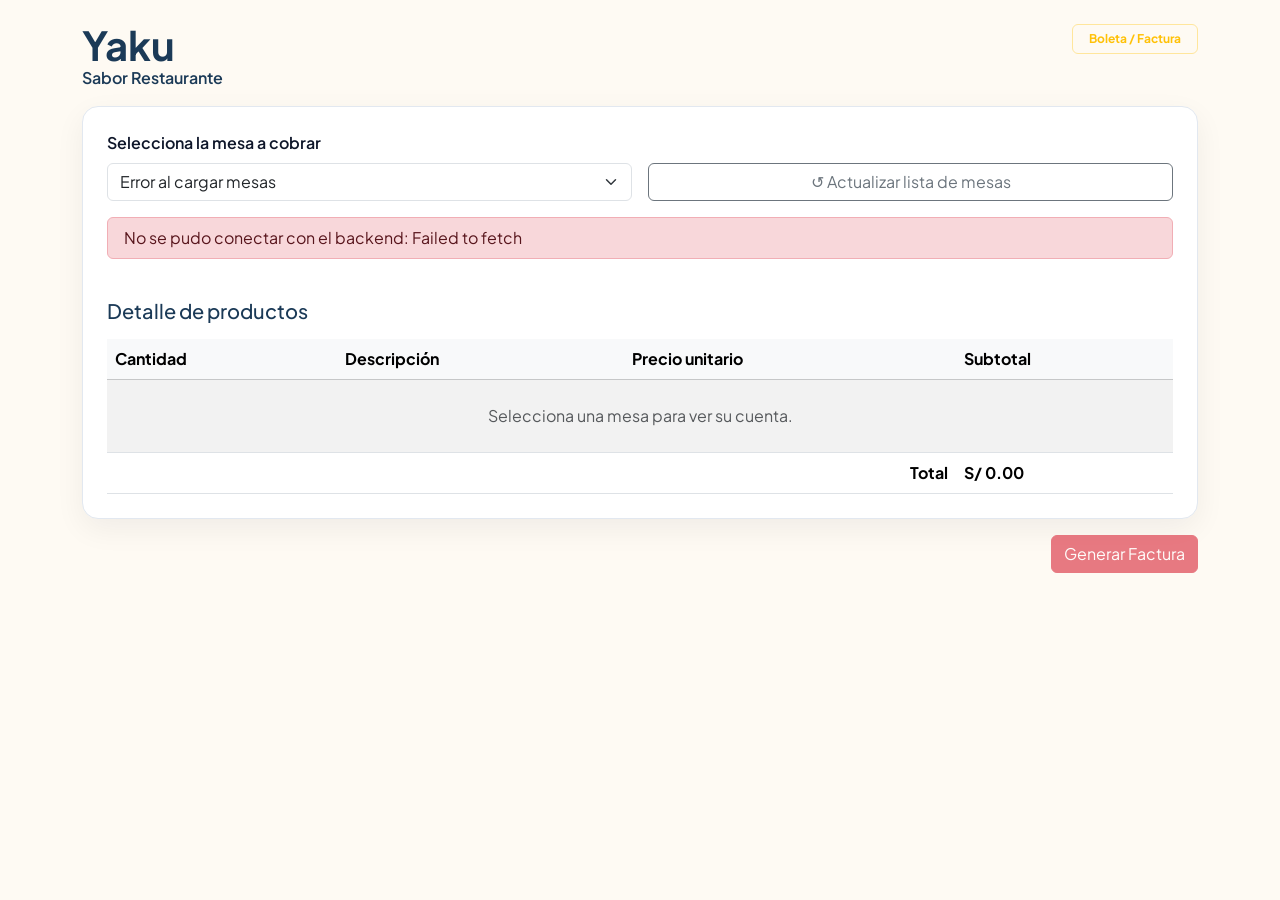
<file: Frontend/Dashboard/HTML/Factura.html>
<!DOCTYPE html>
<html lang="es">

<head>
    <meta charset="UTF-8">
    <meta name="viewport" content="width=device-width, initial-scale=1.0">
    <title>Facturación y Caja — Yaku Sabor</title>
    <link href="https://cdn.jsdelivr.net/npm/bootstrap@5.3.8/dist/css/bootstrap.min.css" rel="stylesheet"
        integrity="sha384-sRIl4kxILFvY47J16cr9ZwB07vP4J8+LH7qKQnuqkuIAvNWLzeN8tE5YBujZqJLB" crossorigin="anonymous">
    <link rel="stylesheet" href="https://cdnjs.cloudflare.com/ajax/libs/font-awesome/6.5.1/css/all.min.css">
    <link rel="stylesheet" href="https://cdn.jsdelivr.net/npm/bootstrap-icons@1.11.3/font/bootstrap-icons.min.css">
    <link rel="stylesheet" href="../CSS/styledash.css?v=3">
    <style>
        /* Toggle Boleta / Factura */
        .tipo-toggle {
            display: inline-flex;
            border: 1px solid #f5c344;
            border-radius: 999px;
            overflow: hidden;
        }

        .tipo-toggle input {
            display: none;
        }

        .tipo-toggle label {
            margin: 0;
            padding: 6px 18px;
            font-weight: 600;
            font-size: .85rem;
            color: #a16207;
            cursor: pointer;
            background: #fff;
            transition: .15s;
        }

        .tipo-toggle input:checked+label {
            background: #f5c344;
            color: #1b3a57;
        }

        /* Campos exclusivos según tipo de comprobante */
        .campos-boleta,
        .campos-factura {
            display: none;
        }

        .campos-boleta.activo,
        .campos-factura.activo {
            display: flex;
        }

        /* Vista de impresión */
        #printArea {
            display: none;
        }

        @media print {
            body * {
                visibility: hidden;
            }

            #printArea,
            #printArea * {
                visibility: visible;
            }

            #printArea {
                display: block;
                position: absolute;
                top: 0;
                left: 0;
                width: 100%;
                padding: 20px;
            }

            .print-copia {
                page-break-before: always;
            }
        }
    </style>
</head>

<body>
    <div class="container py-4">
        <div class="d-flex align-items-start justify-content-between flex-wrap gap-3 mb-3">
            <div>
                <h1 class="m-0 fw-bold" style="color:#1b3a57; line-height:1.05;">Yaku</h1>
                <div class="fw-semibold" style="color:#1b3a57;">Sabor Restaurante</div>
            </div>
            <div class="text-end">
                <div class="badge text-bg-warning-subtle text-warning border border-warning-subtle px-3 py-2 mb-2">
                    Boleta / Factura
                </div>
            </div>
        </div>

        <section class="card-panel p-3 p-md-4">
            <div class="row g-3">
                <div class="col-12 col-md-6">
                    <label class="form-label fw-semibold">Selecciona la mesa a cobrar</label>
                    <select id="selectMesa" class="form-select">
                        <option value="">Cargando mesas ocupadas…</option>
                    </select>
                </div>
                <div class="col-12 col-md-6 d-flex align-items-end">
                    <button class="btn btn-outline-secondary w-100" type="button" id="btnRefrescarMesas">
                        ↺ Actualizar lista de mesas
                    </button>
                </div>
            </div>

            <div id="cuentaEstado" class="mt-3" style="display:none;"></div>

            <div class="mt-4">
                <h2 class="h5 mb-3" style="color:#1b3a57;">Detalle de productos</h2>
                <div class="table-responsive">
                    <table class="table table-striped table-hover align-middle mb-0">
                        <thead class="table-light">
                            <tr>
                                <th scope="col">Cantidad</th>
                                <th scope="col">Descripción</th>
                                <th scope="col">Precio unitario</th>
                                <th scope="col">Subtotal</th>
                            </tr>
                        </thead>
                        <tbody id="detalleBody">
                            <tr>
                                <td colspan="4" class="text-center text-muted py-4">
                                    Selecciona una mesa para ver su cuenta.
                                </td>
                            </tr>
                        </tbody>
                        <tfoot>
                            <tr>
                                <th colspan="3" class="text-end">Total</th>
                                <th id="cuentaTotal">S/ 0.00</th>
                            </tr>
                        </tfoot>
                    </table>
                </div>
            </div>
        </section>

        <div class="d-flex justify-content-end gap-2 mt-3">
            <button class="btn btn-danger" type="button" id="btnGenerarFactura" disabled data-bs-toggle="modal"
                data-bs-target="#modalFactura">
                Generar Factura
            </button>
        </div>
    </div>

    <!-- MODAL — Generar Factura -->
    <div class="modal fade" id="modalFactura" tabindex="-1" aria-labelledby="modalFacturaLabel" aria-hidden="true">
        <div class="modal-dialog modal-lg modal-dialog-centered">
            <div class="modal-content"
                style="border-radius:16px;border:none;box-shadow:0 20px 60px rgba(27,58,87,.18);">
                <div class="modal-body p-4">
                    <div class="d-flex align-items-start justify-content-between flex-wrap gap-3 mb-3">
                        <div>
                            <h2 class="m-0 fw-bold" style="color:#1b3a57;">Yaku</h2>
                            <div class="fw-semibold" style="color:#1b3a57;">Sabor Restaurante</div>
                        </div>
                        <div class="tipo-toggle">
                            <input type="radio" name="tipoComprobante" id="tipoBoleta" value="boleta" checked>
                            <label for="tipoBoleta">Boleta</label>
                            <input type="radio" name="tipoComprobante" id="tipoFactura" value="factura">
                            <label for="tipoFactura">Factura</label>
                        </div>
                    </div>

                    <div class="row g-3 mb-3">
                        <div class="col-6">
                            <label class="form-label fw-semibold">Numero de comprobante</label>
                            <input type="text" class="form-control" id="fNumeroComprobante" readonly>
                        </div>
                        <div class="col-6">
                            <label class="form-label fw-semibold">Fecha</label>
                            <input type="date" class="form-control" id="fFecha">
                        </div>
                    </div>

                    <div class="border rounded-3 p-3 mb-3">
                        <div class="row g-3">
                            <div class="col-12 col-md-5">
                                <label class="form-label fw-semibold">Teléfono <span
                                        class="text-muted fw-normal">(opcional)</span></label>
                                <input type="text" class="form-control" id="fTelefono" placeholder="Opcional">
                            </div>
                        </div>

                        <!-- Boleta: persona natural — solo lo necesario -->
                        <div class="row g-3 mt-1 campos-boleta">
                            <div class="col-12 col-md-6">
                                <label class="form-label fw-semibold">DNI</label>
                                <input type="text" class="form-control" id="fDni" maxlength="8">
                            </div>
                            <div class="col-12 col-md-6">
                                <label class="form-label fw-semibold">Nombre completo</label>
                                <input type="text" class="form-control" id="fNombreBoleta">
                            </div>
                        </div>

                        <!-- Factura: persona jurídica — lo que exige SUNAT para emitir factura -->
                        <div class="row g-3 mt-1 campos-factura">
                            <div class="col-12 col-md-4">
                                <label class="form-label fw-semibold">RUC <span class="text-danger">*</span></label>
                                <input type="text" class="form-control" id="fRuc" maxlength="11"
                                    placeholder="11 dígitos">
                                <div class="invalid-feedback" id="fRucError">El RUC debe tener 11 dígitos.</div>
                            </div>
                            <div class="col-12 col-md-8">
                                <label class="form-label fw-semibold">Razón social <span
                                        class="text-danger">*</span></label>
                                <input type="text" class="form-control" id="fRazonSocial"
                                    placeholder="Razón social del cliente">
                                <div class="invalid-feedback" id="fRazonSocialError">La razón social es
                                    obligatoria.</div>
                            </div>
                            <div class="col-12 col-md-8">
                                <label class="form-label fw-semibold">Dirección fiscal <span
                                        class="text-danger">*</span></label>
                                <input type="text" class="form-control" id="fDireccionFiscal"
                                    placeholder="Dirección fiscal del cliente">
                                <div class="invalid-feedback" id="fDireccionFiscalError">La dirección fiscal es
                                    obligatoria.</div>
                            </div>
                            <div class="col-12 col-md-4">
                                <label class="form-label fw-semibold">Habilitación N°</label>
                                <input type="text" class="form-control" id="fHabilitacion" placeholder="Opcional">
                            </div>
                        </div>
                    </div>

                    <h3 class="h6 fw-bold mb-2" style="color:#1b3a57;">Detalle de productos</h3>
                    <div class="table-responsive mb-2" style="max-height:220px; overflow-y:auto;">
                        <table class="table table-sm align-middle mb-0">
                            <thead class="table-light">
                                <tr>
                                    <th>Cantidad</th>
                                    <th>Descripcion</th>
                                    <th>Precio unitario</th>
                                    <th>Tasa IGV %</th>
                                    <th>Valor de venta</th>
                                </tr>
                            </thead>
                            <tbody id="modalDetalleBody"></tbody>
                        </table>
                    </div>

                    <div class="d-flex flex-column align-items-end gap-1 mb-3" style="font-size:.9rem;">
                        <div class="d-flex justify-content-between" style="width:220px;">
                            <span class="text-muted">Valor de venta</span>
                            <span id="modalSubtotal">S/ 0.00</span>
                        </div>
                        <div class="d-flex justify-content-between" style="width:220px;">
                            <span class="text-muted">IGV (18%)</span>
                            <span id="modalIgv">S/ 0.00</span>
                        </div>
                        <div class="d-flex justify-content-between fw-bold" style="width:220px;color:#1b3a57;">
                            <span>Total</span>
                            <span id="modalCuentaTotal">S/ 0.00</span>
                        </div>
                    </div>
                </div>
                <div class="modal-footer" style="border-top:1px solid #e2e8f0;">
                    <button type="button" class="btn btn-outline-secondary rounded-pill px-3"
                        data-bs-dismiss="modal">Cancelar</button>
                    <button type="button" class="btn rounded-pill px-4" id="btnConfirmarFactura"
                        style="background:#1b3a57;color:#fff;font-weight:700;">
                        Confirmar cobro y generar factura
                    </button>
                </div>
            </div>
        </div>
    </div>
    <div id="printArea"></div>

    <script src="https://cdn.jsdelivr.net/npm/bootstrap@5.3.8/dist/js/bootstrap.bundle.min.js"
        integrity="sha384-FKyoEForCGlyvwx9Hj09JcYn3nv7wiPVlz7YYwJrWVcXK/BmnVDxM+D2scQbITxI"
        crossorigin="anonymous"></script>

    <script src="../../Shared/JS/api-config.js"></script>
    <script src="../JS/GestionFactura.js"></script>
</body>

</html>
</file>
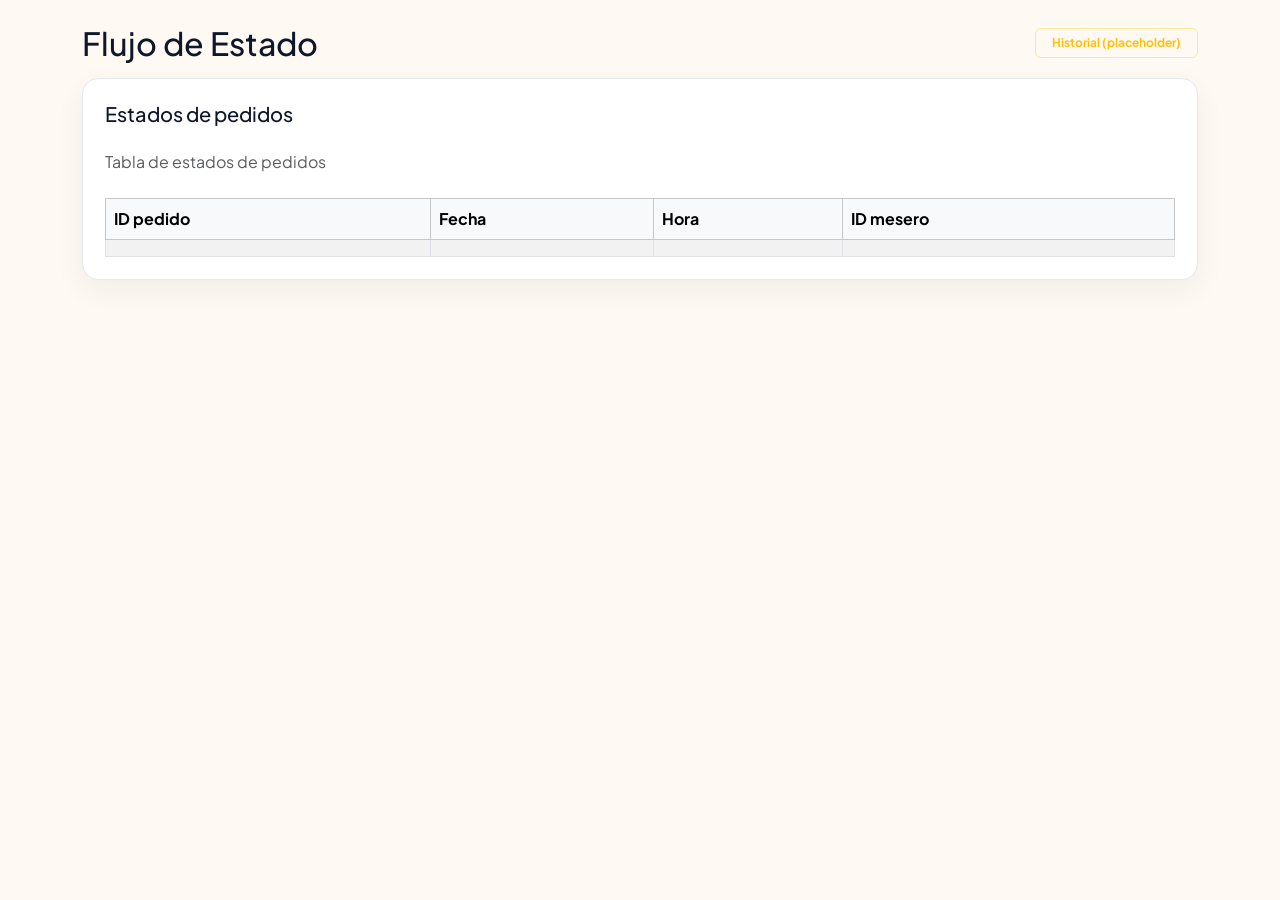
<file: Frontend/Dashboard/HTML/Flujodeestado.html>
<!DOCTYPE html>
<html lang="en">

<head>
    <meta charset="UTF-8">
    <meta name="viewport" content="width=device-width, initial-scale=1.0">
    <title>Document</title>

    <link href="https://cdn.jsdelivr.net/npm/bootstrap@5.3.8/dist/css/bootstrap.min.css" rel="stylesheet"
        integrity="sha384-sRIl4kxILFvY47J16cr9ZwB07vP4J8+LH7qKQnuqkuIAvNWLzeN8tE5YBujZqJLB" crossorigin="anonymous">
<link rel="stylesheet" href="../CSS/styledash.css">

</head>

<body>
    <div class="container py-4">
        <div class="d-flex align-items-center justify-content-between flex-wrap gap-2 mb-3">
            <h2 class="right-title mb-0">Flujo de Estado</h2>
            <span class="badge text-bg-warning-subtle text-warning border border-warning-subtle px-3 py-2">
                Historial (placeholder)
            </span>
        </div>

        <section class="card-panel">
            <div class="d-flex align-items-center justify-content-between flex-wrap gap-2 mb-3">
                <h3 class="h5 mb-0">Estados de pedidos</h3>
            </div>

            <div class="table-responsive">
                <table class="table table-striped table-hover table-bordered align-middle mb-0">
                    <caption class="caption-top text-muted mb-3">Tabla de estados de pedidos</caption>
                    <thead class="table-light">
                        <tr>
                            <th scope="col">ID pedido</th>
                            <th scope="col">Fecha</th>
                            <th scope="col">Hora</th>
                            <th scope="col">ID mesero</th>
                        </tr>
                    </thead>

                    <!-- agregar conexion con backend aqui: cargar historial de estados de pedidos -->
                    <tbody>
                        <tr>
                            <td></td>
                            <td></td>
                            <td></td>
                            <td></td>
                        </tr>
                    </tbody>
                </table>
            </div>
        </section>
    </div>


    <script src="https://cdn.jsdelivr.net/npm/bootstrap@5.3.8/dist/js/bootstrap.bundle.min.js"
        integrity="sha384-FKyoEForCGlyvwx9Hj09JcYn3nv7wiPVlz7YYwJrWVcXK/BmnVDxM+D2scQbITxI"
        crossorigin="anonymous"></script>

</body>

</html>
</file>
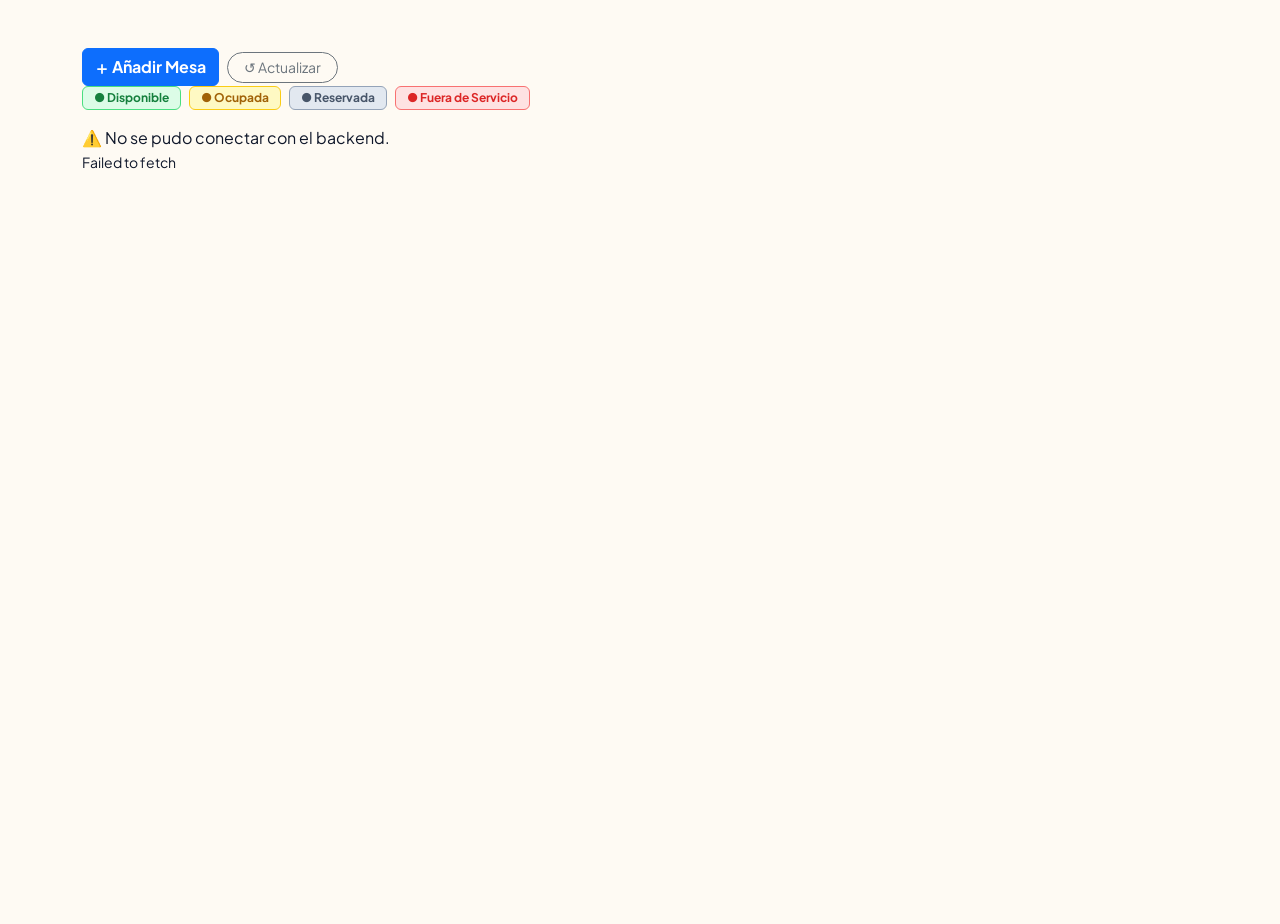
<file: Frontend/Dashboard/HTML/Gestion DeSala.html>
<!DOCTYPE html>
<html lang="es">

<head>
  <meta charset="UTF-8">
  <meta name="viewport" content="width=device-width, initial-scale=1.0">
  <title>Gestión de Sala - Yaku Sabor</title>
  <link href="https://cdn.jsdelivr.net/npm/bootstrap@5.3.8/dist/css/bootstrap.min.css" rel="stylesheet"
    integrity="sha384-sRIl4kxILFvY47J16cr9ZwB07vP4J8+LH7qKQnuqkuIAvNWLzeN8tE5YBujZqJLB" crossorigin="anonymous">
  <link rel="stylesheet" href="https://cdnjs.cloudflare.com/ajax/libs/font-awesome/6.5.1/css/all.min.css">
  <link rel="stylesheet" href="https://cdn.jsdelivr.net/npm/bootstrap-icons@1.11.3/font/bootstrap-icons.min.css">
  <link rel="stylesheet" href="../CSS/styledash.css?v=3">
</head>

<body>
  <div class="container my-4">
    <div class="sala-header">
      <div>
        <span id="lastUpdate"></span>
        <span id="refresh-countdown" style="font-size:.72rem;color:#94a3b8;margin-left:8px;"></span>
      </div>
      <div class="d-flex align-items-center gap-2 flex-wrap">
        <button class="btn btn-primary fw-bold" id="btnAbrirAnadir">
          <svg width="14" height="14" viewBox="0 0 24 24" fill="none" stroke="currentColor" stroke-width="3"
            stroke-linecap="round">
            <line x1="12" y1="5" x2="12" y2="19" />
            <line x1="5" y1="12" x2="19" y2="12" />
          </svg>
          Añadir Mesa
        </button>
        <button class="btn btn-sm btn-outline-secondary rounded-pill px-3" id="btnRefresh">↺ Actualizar</button>
      </div>
    </div>

    <div class="d-flex flex-wrap gap-2 mb-3">
      <span class="badge" style="background:#dcfce7;color:#15803d;border:1px solid #4ade80;padding:5px 11px;">●
        Disponible</span>
      <span class="badge" style="background:#fef9c3;color:#a16207;border:1px solid #facc15;padding:5px 11px;">●
        Ocupada</span>
      <span class="badge" style="background:#e2e8f0;color:#475569;border:1px solid #94a3b8;padding:5px 11px;">●
        Reservada</span>
      <span class="badge" style="background:#fee2e2;color:#dc2626;border:1px solid #f87171;padding:5px 11px;">● Fuera de
        Servicio</span>
    </div>

    <div id="salaContainer">
      <div class="sala-loading">
        <span class="spinner-border spinner-border-sm me-2" role="status"></span>
        Cargando mesas…
      </div>
    </div>
  </div>

  <!-- MODAL — Añadir Mesa -->
  <div class="modal fade" id="modalAnadir" tabindex="-1" aria-labelledby="modalAnadirLabel" aria-hidden="true">
    <div class="modal-dialog modal-dialog-centered">
      <div class="modal-content" style="border-radius:16px;border:none;box-shadow:0 20px 60px rgba(27,58,87,.18);">
        <div class="modal-header" style="background:#1b3a57;border-radius:16px 16px 0 0;">
          <h5 class="modal-title text-white" id="modalAnadirLabel">Nueva Mesa</h5>
          <button type="button" class="btn-close btn-close-white" data-bs-dismiss="modal"></button>
        </div>
        <div class="modal-body">
          <div id="addError" class="alert alert-danger py-2 mb-3"
            style="display:none;font-size:.85rem;border-radius:10px;"></div>
          <div class="row g-3">
            <div class="col-12 col-md-5">
              <label class="form-label fw-semibold" style="font-size:.83rem;color:#1b3a57;">
                Código de mesa <span class="text-danger">*</span>
              </label>
              <input type="text" class="form-control" id="inputCodigo" placeholder="Ej: A1, B3" maxlength="10"
                style="border-radius:10px;border:1px solid #c9daef;font-size:.9rem;">
              <div class="form-text" style="font-size:.75rem;">Se guardará en mayúsculas.</div>
            </div>
            <div class="col-12 col-md-7">
              <label class="form-label fw-semibold" style="font-size:.83rem;color:#1b3a57;">
                Ubicación <span class="text-danger">*</span>
              </label>
              <select class="form-select" id="inputUbicacion"
                style="border-radius:10px;border:1px solid #c9daef;font-size:.9rem;">
                <option value="interior">Interior</option>
                <option value="exterior">Exterior</option>
              </select>
            </div>
          </div>
          <div class="mt-3 p-3 rounded-3"
            style="background:#f0fdf4;border:1px solid #bbf7d0;font-size:.82rem;color:#15803d;">
            ✅ La mesa se creará con estado <strong>Disponible</strong> y quedará lista para recibir pedidos.
          </div>
        </div>
        <div class="modal-footer" style="border-top:1px solid #e2e8f0;">
          <button type="button" class="btn btn-outline-secondary btn-sm rounded-pill px-3"
            data-bs-dismiss="modal">Cancelar</button>
          <button type="button" class="btn btn-sm rounded-pill px-4" id="btnGuardarMesa"
            style="background:#1b3a57;color:#fff;font-weight:700;">Guardar mesa</button>
        </div>
      </div>
    </div>
  </div>

  <!-- MODAL — Confirmar Fuera de Servicio -->
  <div class="modal fade" id="modalFuera" tabindex="-1" aria-hidden="true">
    <div class="modal-dialog modal-dialog-centered">
      <div class="modal-content" style="border-radius:16px;border:none;box-shadow:0 20px 60px rgba(220,38,38,.18);">
        <div class="modal-header" style="background:#dc2626;border-radius:16px 16px 0 0;">
          <h5 class="modal-title text-white">Fuera de Servicio</h5>
          <button type="button" class="btn-close btn-close-white" data-bs-dismiss="modal"></button>
        </div>
      </div>
    </div>
  </div>

  <!-- MODAL — Confirmar Eliminar -->
  <div class="modal fade" id="modalEliminar" tabindex="-1" aria-hidden="true">
    <div class="modal-dialog modal-dialog-centered modal-sm">
      <div class="modal-content" style="border-radius:16px;border:none;box-shadow:0 20px 60px rgba(0,0,0,.15);">
        <div class="modal-header" style="background:#6b7280;border-radius:16px 16px 0 0;">
          <h5 class="modal-title text-white" style="font-size:.95rem;">Eliminar Mesa</h5>
          <button type="button" class="btn-close btn-close-white" data-bs-dismiss="modal"></button>
        </div>
        <div class="modal-body text-center" style="padding:20px;">
          <p style="font-size:.88rem;color:#475569;margin:0;">
            ¿Eliminar <strong id="eliminarModalNombre">—</strong>?<br>
            <span style="color:#9ca3af;font-size:.8rem;">Esta acción no se puede deshacer.</span>
          </p>
        </div>
        <div class="modal-footer justify-content-center" style="border-top:1px solid #e2e8f0;">
          <button type="button" class="btn btn-outline-secondary btn-sm rounded-pill px-3"
            data-bs-dismiss="modal">Cancelar</button>
          <button type="button" id="btnConfirmarEliminar" class="btn btn-danger btn-sm rounded-pill px-3"
            style="font-weight:700;">Eliminar</button>
        </div>
      </div>
    </div>
  </div>

  <!-- TOAST -->
  <div class="toast-container position-fixed bottom-0 end-0 p-3" style="z-index:1200">
    <div id="toastSala" class="toast align-items-center text-white border-0" role="alert" aria-atomic="true"
      style="border-radius:12px;min-width:260px;">
      <div class="d-flex">
        <div class="toast-body fw-semibold" id="toastMsg">OK</div>
        <button type="button" class="btn-close btn-close-white me-2 m-auto" data-bs-dismiss="toast"></button>
      </div>
    </div>
  </div>

  <script src="https://cdn.jsdelivr.net/npm/bootstrap@5.3.8/dist/js/bootstrap.bundle.min.js"
    integrity="sha384-FKyoEForCGlyvwx9Hj09JcYn3nv7wiPVlz7YYwJrWVcXK/BmnVDxM+D2scQbITxI"
    crossorigin="anonymous"></script>

  <script src="../../Shared/JS/api-config.js"></script>
  <script>
    const API = `${API_BASE_URL}/mesas`;
    const AUTO_REFRESH_MS = 10 * 60 * 1000;

    const modalAnadir = new bootstrap.Modal(document.getElementById("modalAnadir"));
    const modalFuera = new bootstrap.Modal(document.getElementById("modalFuera"));
    const modalEliminar = new bootstrap.Modal(document.getElementById("modalEliminar"));

    const toastEl = document.getElementById("toastSala");
    const toastBS = new bootstrap.Toast(toastEl, { delay: 3000 });

    function toast(msg, color = "#1b3a57") {
      document.getElementById("toastMsg").textContent = msg;
      toastEl.style.background = color;
      toastBS.show();
    }

    // ════════════════════════════════════════════════════
    // ESTADO LOCAL
    // ════════════════════════════════════════════════════
    let mesas = [];
    let pending = null; // { tipo, id, codigo }

    // ════════════════════════════════════════════════════
    // NORMALIZAR ESTADO → clase CSS
    // ════════════════════════════════════════════════════
    function normEstado(raw) {
      const e = (raw || "").toLowerCase().replace(/[\s-]/g, "_");
      if (e === "libre" || e === "disponible") return "disponible";
      if (e === "ocupada" || e === "ocupado") return "ocupada";
      if (e === "reservada" || e === "reservado") return "reservada";
      if (e.includes("fuera") || e.includes("servicio")) return "fuera";
      return "disponible";
    }

    const ETIQ = { disponible: "Disponible", ocupada: "Ocupada", reservada: "Reservada", fuera: "Fuera de Servicio" };

    // ════════════════════════════════════════════════════
    // CARGAR MESAS DESDE LA API
    // ════════════════════════════════════════════════════
    async function cargarMesas() {
      document.getElementById("salaContainer").innerHTML = `
    <div class="sala-loading">
      <span class="spinner-border spinner-border-sm me-2" role="status"></span>
      Cargando mesas…
    </div>`;

      try {
        const res = await fetch(`${API}/estado`, { headers: authHeaders() });
        if (!res.ok) throw new Error(`Error ${res.status}`);
        mesas = await res.json();
        renderSala();
        document.getElementById("lastUpdate").textContent =
          `Actualizado: ${new Date().toLocaleTimeString("es-PE")}`;
      } catch (err) {
        document.getElementById("salaContainer").innerHTML = `
      <div class="sala-error">
        ⚠️ No se pudo conectar con el backend.<br>
        <small>${err.message}</small>
      </div>`;
      }
    }
    function renderSala() {
      const container = document.getElementById("salaContainer");

      if (mesas.length === 0) {
        container.innerHTML = `
      <div class="sala-empty">
        No hay mesas registradas.<br>
        <small>Usa el botón <strong>+ Añadir Mesa</strong> para crear la primera.</small>
      </div>`;
        return;
      }

      // Agrupar por ubicación
      const grupos = {};
      mesas.forEach(m => {
        const ub = (m.ubicacion || "sin ubicación").toLowerCase().trim();
        if (!grupos[ub]) grupos[ub] = [];
        grupos[ub].push(m);
      });

      const orden = ["interior", "exterior"];
      const ubs = [
        ...orden.filter(u => grupos[u]),
        ...Object.keys(grupos).filter(u => !orden.includes(u))
      ];

      let html = "";
      ubs.forEach(ub => {
        const lista = grupos[ub];
        const titulo = ub.charAt(0).toUpperCase() + ub.slice(1);

        html += `
      <div class="section-title">
        🪑 ${titulo}
        <small style="font-weight:400;color:#94a3b8;font-size:.76rem;">
          (${lista.length} mesa${lista.length !== 1 ? "s" : ""})
        </small>
      </div>
      <div class="row g-3 mb-2">`;

        lista.forEach(m => {
          const est = normEstado(m.estado);
          const etiq = ETIQ[est];

          // Botones: solo Fuera de servicio | Liberar | Eliminar
          // El flujo de pedido a cocina ocurre dentro de MesaDetalle
          const canFuera = est !== "fuera";
          const canLiberar = est !== "disponible";

          html += `
        <div class="col-6 col-sm-4 col-md-3 col-xl-2">
          <div class="card mesa ${est}" id="mesa-${m.id}">
            <div class="card-body p-2 d-flex flex-column gap-2">
 
              <!-- Link a detalle de mesa — aquí se gestiona el pedido a cocina -->
              <a href="MesaDetalle.html?mesa=${encodeURIComponent(m.codigo)}&mesaId=${m.id}"
                 class="mesa-link">MESA ${m.codigo}</a>
 
              <span class="mesa-badge">${etiq}</span>
 
              <!-- Fuera de servicio -->
              <div class="mesa-actions mt-2 d-flex flex-column gap-1">
                <button class="btn btn-sm btn-outline-warning fw-bold w-100 btn-fuera"
                  data-id="${m.id}" data-codigo="${m.codigo}" data-tipo="fuera"
                  ${canFuera ? "" : "disabled"}
                  title="${canFuera ? "Marcar como Fuera de Servicio" : "Ya está fuera de servicio"}">
                  Fuera
                </button>
              </div>
 
              <!-- Liberar -->
              ${canLiberar ? `
              <button class="btn btn-sm btn-outline-success fw-bold w-100 btn-liberar"
                data-id="${m.id}" data-codigo="${m.codigo}" data-tipo="liberar"
                title="Liberar → Disponible">
                Liberar
              </button>` : ""}
 
              <!-- Eliminar -->
              <button class="btn btn-sm btn-outline-danger fw-bold w-100 btn-eliminar"
                data-id="${m.id}" data-codigo="${m.codigo}" data-tipo="eliminar"
                title="Eliminar esta mesa">
                Eliminar mesa
              </button>
 
            </div>
          </div>
        </div>`;
        });

        html += `</div>`;
      });

      container.innerHTML = html;
      bindBotones();
    }

    // ════════════════════════════════════════════════════
    // BIND BOTONES DE LAS TARJETAS
    // ════════════════════════════════════════════════════
    function bindBotones() {
      document.querySelectorAll(".btn-ac:not([disabled]), .btn-eliminar").forEach(btn => {
        btn.addEventListener("click", async () => {
          const { id, codigo, tipo } = btn.dataset;
          pending = { id: parseInt(id), codigo };

          if (tipo === "fuera") {
            await cambiarEstado(parseInt(id), "fuera_servicio", ` Mesa ${codigo} marcada como Fuera de Servicio.`, "#dc2626");
            pending = null;
          } else if (tipo === "liberar") {
            cambiarEstado(parseInt(id), "libre", ` Mesa ${codigo} ya esta disponible.`, "#16a34a");
          } else if (tipo === "eliminar") {
            document.getElementById("eliminarModalNombre").textContent = `Mesa ${codigo}`;
            modalEliminar.show();
          }
        });
      });
    }

    // ════════════════════════════════════════════════════
    // CAMBIAR ESTADO EN LA API Y RE-RENDER
    // ════════════════════════════════════════════════════
    async function cambiarEstado(id, nuevoEstado, msgOk, colorOk = "#1b3a57") {
      try {
        const res = await fetch(`${API}/${id}/estado`, {
          method: "PUT",
          headers: authHeaders(),
          body: JSON.stringify({ estado: nuevoEstado })
        });
        if (!res.ok) throw new Error(await res.text());

        const data = await res.json();
        const idx = mesas.findIndex(m => m.id === id);
        if (idx !== -1) mesas[idx] = { ...mesas[idx], estado: data.estado };

        renderSala();
        toast(msgOk, colorOk);
        document.getElementById("lastUpdate").textContent =
          `Actualizado: ${new Date().toLocaleTimeString("es-PE")}`;
      } catch (err) {
        toast(`Error: ${err.message}`, "#dc2626");
      }
    }

    // ════════════════════════════════════════════════════
    // CONFIRMAR ELIMINAR
    // ════════════════════════════════════════════════════
    document.getElementById("btnConfirmarEliminar").addEventListener("click", async () => {
      if (!pending) return;
      const { id, codigo } = pending;
      const btn = document.getElementById("btnConfirmarEliminar");

      btn.disabled = true;
      btn.textContent = "Eliminando…";

      try {
        const res = await fetch(`${API}/${id}`, {
          method: "DELETE",
          headers: authHeaders()
        });
        if (!res.ok) throw new Error(await res.text());

        mesas = mesas.filter(m => m.id !== id);
        modalEliminar.hide();
        renderSala();
        toast(`🗑 Mesa ${codigo} eliminada.`, "#6b7280");
      } catch (err) {
        toast(`Error: ${err.message}`, "#dc2626");
      } finally {
        btn.disabled = false;
        btn.textContent = "Eliminar";
        pending = null;
      }
    });

    // ════════════════════════════════════════════════════
    // AÑADIR MESA
    // ════════════════════════════════════════════════════
    document.getElementById("btnAbrirAnadir").addEventListener("click", () => {
      document.getElementById("inputCodigo").value = "";
      document.getElementById("inputUbicacion").value = "interior";
      document.getElementById("addError").style.display = "none";
      modalAnadir.show();
    });

    document.getElementById("btnGuardarMesa").addEventListener("click", async () => {
      const codigo = document.getElementById("inputCodigo").value.trim().toUpperCase();
      const ubicacion = document.getElementById("inputUbicacion").value;
      const errorEl = document.getElementById("addError");
      const btn = document.getElementById("btnGuardarMesa");

      errorEl.style.display = "none";

      if (!codigo) {
        errorEl.textContent = "El código de la mesa es obligatorio.";
        errorEl.style.display = "block";
        document.getElementById("inputCodigo").focus();
        return;
      }

      btn.disabled = true;
      btn.textContent = "Guardando…";

      try {
        const res = await fetch(API, {
          method: "POST",
          headers: authHeaders(),
          body: JSON.stringify({ codigo, ubicacion })
        });

        if (!res.ok) {
          const msg = await res.text();
          throw new Error(msg || `Error ${res.status}`);
        }

        const nueva = await res.json();
        mesas.push({ ...nueva, estado: nueva.estado || "libre" });
        modalAnadir.hide();
        renderSala();
        toast(`✅ Mesa ${nueva.codigo} creada correctamente.`, "#16a34a");
        document.getElementById("lastUpdate").textContent =
          `Actualizado: ${new Date().toLocaleTimeString("es-PE")}`;

      } catch (err) {
        errorEl.textContent = err.message;
        errorEl.style.display = "block";
      } finally {
        btn.disabled = false;
        btn.textContent = "Guardar mesa";
      }
    });

    // ════════════════════════════════════════════════════
    // ESCUCHAR RESERVA DESDE PÁGINA PÚBLICA
    // ════════════════════════════════════════════════════
    window.addEventListener("message", e => {
      if (e.data?.type === "reserva_confirmada") {
        const idx = mesas.findIndex(m => m.id === e.data.mesaId);
        if (idx !== -1) {
          mesas[idx].estado = "reservada";
          renderSala();
          toast("📅 Mesa reservada desde la página pública.", "#475569");
        }
        setTimeout(cargarMesas, 3000);
      }
    });


    // ════════════════════════════════════════════════════
    // INIT
    // ════════════════════════════════════════════════════
    document.getElementById("btnRefresh").addEventListener("click", cargarMesas);
    cargarMesas();
  </script>
</body>

</html>
</file>
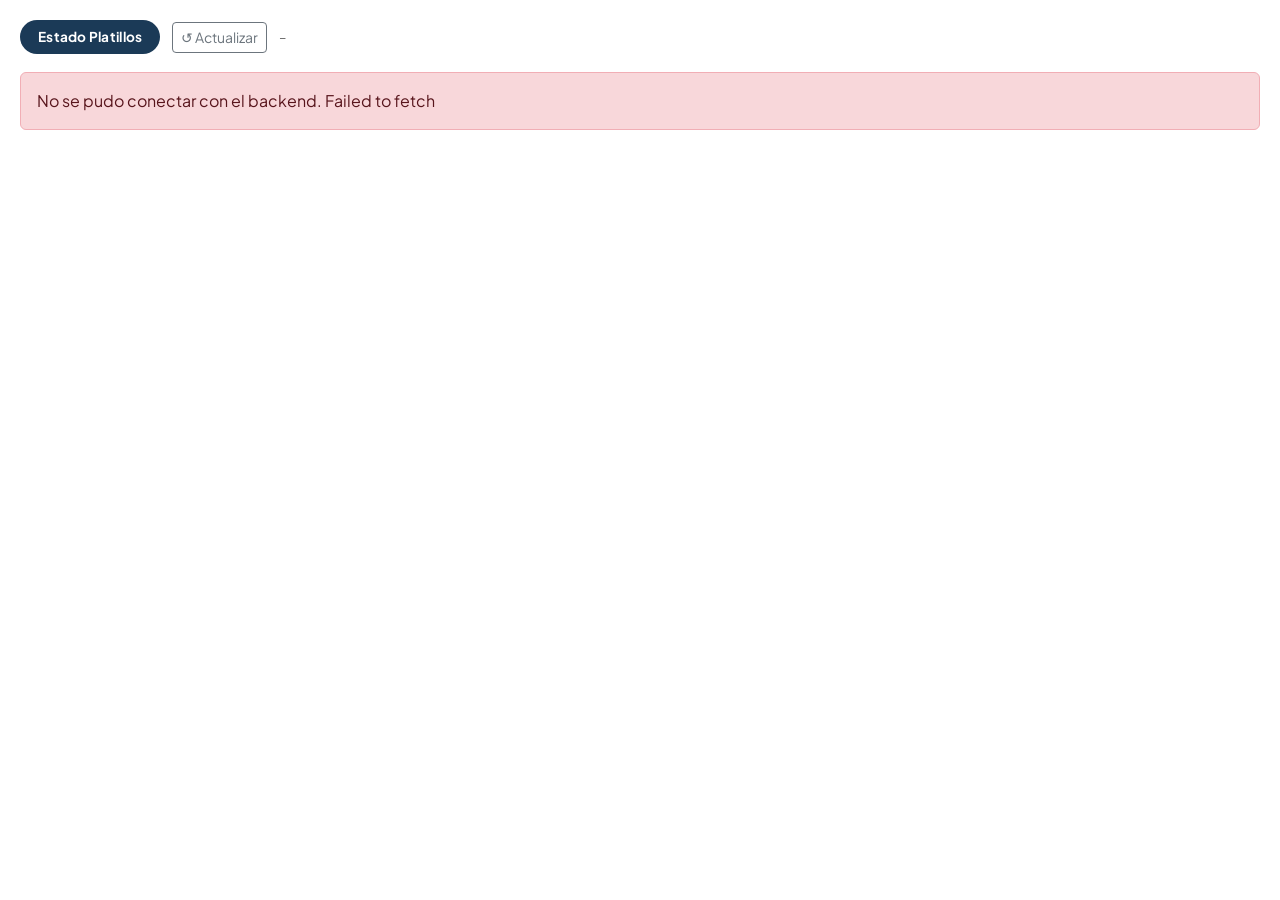
<file: Frontend/Dashboard/HTML/GestionDeCocinav2.html>
<!DOCTYPE html>
<html lang="es">

<head>
    <meta charset="UTF-8">
    <meta name="viewport" content="width=device-width, initial-scale=1.0">
    <title>Gestión Cocina KDS - Yaku Sabor</title>
    <link href="https://cdn.jsdelivr.net/npm/bootstrap@5.3.8/dist/css/bootstrap.min.css" rel="stylesheet">
    <link rel="stylesheet" href="https://cdnjs.cloudflare.com/ajax/libs/font-awesome/6.5.1/css/all.min.css">
    <link rel="stylesheet" href="https://cdn.jsdelivr.net/npm/bootstrap-icons@1.11.3/font/bootstrap-icons.min.css">
    <link rel="stylesheet" href="../CSS/styledash.css?v=3">
    <style>
        body {
            background: transparent;
        }

        .kitchen-dashboard {
            padding: 20px;
        }

        .mesa-card {
            background: rgba(255, 255, 255, 0.93);
            border: 1px solid #dbe3ea;
            border-radius: 10px;
            padding: 16px;
            margin-bottom: 20px;
        }

        .mesa-card-title {
            color: #1b3a57;
            font-size: 1.05rem;
            font-weight: 700;
            margin-bottom: 12px;
            display: flex;
            align-items: center;
            gap: 10px;
        }

        .mesa-card-title .badge {
            font-size: 0.75rem;
        }

        .kitchen-table {
            margin-bottom: 0;
        }

        .kitchen-actions {
            display: flex;
            flex-wrap: wrap;
            gap: 5px;
        }

        .kitchen-actions .btn {
            font-size: 0.78rem;
            padding: 3px 8px;
        }

        .estado-badge {
            font-size: 0.78rem;
            padding: 4px 8px;
            border-radius: 20px;
            font-weight: 600;
        }

        .estado-pendiente {
            background: #f0f0f0;
            color: #555;
        }

        .estado-en_preparacion {
            background: #fff3cd;
            color: #856404;
        }

        .estado-listo {
            background: #d1e7dd;
            color: #0f5132;
        }

        .estado-entregado {
            background: #cfe2ff;
            color: #084298;
        }

        .refresh-bar {
            display: flex;
            align-items: center;
            gap: 12px;
            margin-bottom: 18px;
            flex-wrap: wrap;
        }

        #ultimaActualizacion {
            font-size: 0.82rem;
            color: #666;
        }

        #refresh-countdown {
            font-size: 0.75rem;
            color: #94a3b8;
        }

        #sinPedidos {
            display: none;
        }

        .btn-platillos {
            display: inline-flex;
            align-items: center;
            gap: 7px;
            background: #1b3a57;
            color: #fff;
            border: none;
            border-radius: 999px;
            padding: 7px 18px;
            font-size: .85rem;
            font-weight: 700;
            cursor: pointer;
            transition: background .2s, transform .15s;
            letter-spacing: .02em;
        }

        .btn-platillos:hover {
            background: #2f5b84;
            transform: translateY(-1px);
        }

        #modalPlatillos .modal-content {
            border: none;
            border-radius: 16px;
            box-shadow: 0 24px 64px rgba(27, 58, 87, .20);
            overflow: hidden;
        }

        #modalPlatillos .modal-header {
            background: #1b3a57;
            color: #fff;
            padding: 16px 22px;
            border: none;
        }

        #modalPlatillos .modal-header .btn-close {
            filter: invert(1) brightness(2);
        }

        #modalPlatillos .modal-title {
            font-size: 1rem;
            font-weight: 700;
        }

        #modalPlatillos .modal-body {
            padding: 0;
            background: #f4f8fc;
        }

        #modalPlatillos .modal-footer {
            border-top: 1px solid #dbe3ea;
            background: #fff;
            padding: 12px 20px;
        }

        .cat-tabs {
            display: flex;
            gap: 6px;
            flex-wrap: wrap;
            padding: 16px 20px 0;
            background: #fff;
            border-bottom: 2px solid #dbe3ea;
        }

        .cat-tab {
            border: 1px solid #c9daef;
            border-bottom: none;
            background: #f4f8fc;
            color: #1b3a57;
            border-radius: 10px 10px 0 0;
            padding: 7px 16px;
            font-size: .82rem;
            font-weight: 700;
            cursor: pointer;
            transition: background .18s, color .18s;
            white-space: nowrap;
        }

        .cat-tab:hover {
            background: #e8f1fb;
        }

        .cat-tab.active {
            background: #1b3a57;
            color: #fff;
            border-color: #1b3a57;
        }

        .cat-panel {
            display: none;
            padding: 16px 20px;
        }

        .cat-panel.active {
            display: block;
        }

        .platillos-table {
            width: 100%;
            border-collapse: collapse;
            background: #fff;
            border-radius: 12px;
            overflow: hidden;
            box-shadow: 0 4px 14px rgba(27, 58, 87, .07);
        }

        .platillos-table thead th {
            background: #1b3a57;
            color: #fff;
            padding: 10px 14px;
            font-size: .78rem;
            font-weight: 700;
            text-transform: uppercase;
            letter-spacing: .04em;
        }

        .platillos-table tbody tr {
            border-bottom: 1px solid #edf2f7;
            transition: background .12s;
        }

        .platillos-table tbody tr:last-child {
            border-bottom: none;
        }

        .platillos-table tbody tr:hover {
            background: #f0f6ff;
        }

        .platillos-table tbody td {
            padding: 11px 14px;
            font-size: .88rem;
            vertical-align: middle;
        }

        .avail-switch {
            display: inline-flex;
            align-items: center;
            gap: 8px;
            cursor: pointer;
        }

        .avail-switch input[type="checkbox"] {
            width: 40px;
            height: 22px;
            cursor: pointer;
            accent-color: #1b3a57;
            border-radius: 999px;
        }

        .avail-label-on {
            color: #0d6832;
            font-weight: 700;
            font-size: .82rem;
        }

        .avail-label-off {
            color: #a51628;
            font-weight: 700;
            font-size: .82rem;
        }

        .modal-empty {
            text-align: center;
            padding: 40px 20px;
            color: #8fa3b0;
            font-size: .9rem;
        }

        .spinner-sm {
            width: 18px;
            height: 18px;
            border: 2.5px solid #dbe3ea;
            border-top-color: #1b3a57;
            border-radius: 50%;
            animation: spin .7s linear infinite;
            display: inline-block;
            vertical-align: middle;
            margin-right: 6px;
        }

        @keyframes spin {
            to {
                transform: rotate(360deg);
            }
        }

        .modal-status {
            font-size: .8rem;
            min-height: 24px;
            padding: 0 20px 10px;
            background: #f4f8fc;
        }

        .avail-counter {
            font-size: .78rem;
            color: #6b7b8a;
            padding: 8px 20px 4px;
            background: #f4f8fc;
        }

        .avail-counter strong {
            color: #1b3a57;
        }
    </style>
</head>

<body>
    <main class="container-fluid kitchen-dashboard">
        <div class="refresh-bar">
            <button class="btn-platillos" id="btnEstadoPlatillos">Estado Platillos</button>
            <button class="btn btn-sm btn-outline-secondary" id="btnRefresh">↺ Actualizar</button>
            <span id="ultimaActualizacion">–</span>
        </div>

        <div id="mesasContainer"></div>

        <div id="sinPedidos" class="text-center text-muted py-5">
            <p style="font-size:1.2rem;">✅ No hay pedidos activos en este momento.</p>
        </div>
    </main>

    <!-- MODAL Estado Platillos -->
    <div class="modal fade" id="modalPlatillos" tabindex="-1" aria-labelledby="modalPlatillosLabel" aria-hidden="true">
        <div class="modal-dialog modal-lg modal-dialog-centered modal-dialog-scrollable">
            <div class="modal-content">
                <div class="modal-header">
                    <h5 class="modal-title" id="modalPlatillosLabel">🍽️ Estado de Platillos</h5>
                    <button type="button" class="btn-close" data-bs-dismiss="modal" aria-label="Cerrar"></button>
                </div>
                <div class="modal-body">
                    <div class="cat-tabs" id="catTabs">
                        <div class="modal-empty"><span class="spinner-sm"></span> Cargando categorías…</div>
                    </div>
                    <div class="avail-counter" id="availCounter" style="display:none"></div>
                    <div class="modal-status" id="platillosStatus"></div>
                    <div id="catPanels"></div>
                </div>
            </div>
        </div>
    </div>

    <script src="https://cdn.jsdelivr.net/npm/bootstrap@5.3.8/dist/js/bootstrap.bundle.min.js"></script>
    <script src="../../Shared/JS/api-config.js"></script>
    <script src="../JS/GestionCocina.js"></script>
</body>

</html>
</file>
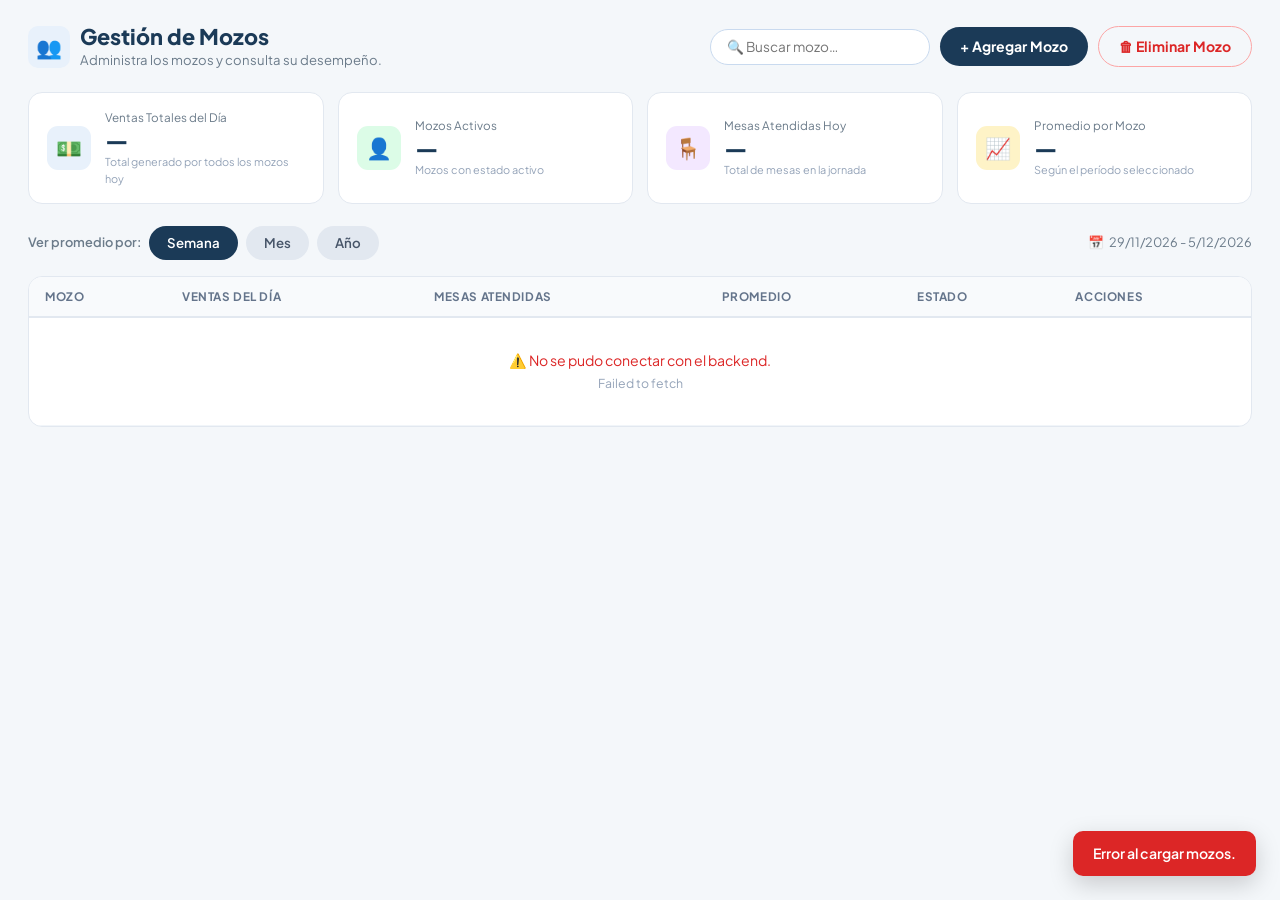
<file: Frontend/Dashboard/HTML/Gestionmozos.html>
<!DOCTYPE html>
<html lang="es">
<head>
    <meta charset="UTF-8" />
    <meta name="viewport" content="width=device-width, initial-scale=1.0" />
    <title>Gestión de Mozos — Yaku Sabor</title>
    <link href="https://cdn.jsdelivr.net/npm/bootstrap@5.3.8/dist/css/bootstrap.min.css" rel="stylesheet" />
    <link rel="stylesheet" href="https://cdnjs.cloudflare.com/ajax/libs/font-awesome/6.5.1/css/all.min.css" />
    <link rel="stylesheet" href="https://cdn.jsdelivr.net/npm/bootstrap-icons@1.11.3/font/bootstrap-icons.min.css" />
    <link href="https://fonts.googleapis.com/css2?family=Plus+Jakarta+Sans:wght@400;500;600;700;800&display=swap" rel="stylesheet" />
    <link rel="stylesheet" href="../CSS/styledash.css?v=3" />
    <style>
        :root { --navy:#1b3a57; --navy-light:#2f5b84; --accent:#f0a500; --radius:14px; }
        body { font-family:'Plus Jakarta Sans','Trebuchet MS',sans-serif; background:#f4f7fa; color:var(--navy); }

        /* ── Header ── */
        .gm-header { display:flex; align-items:center; justify-content:space-between; flex-wrap:wrap; gap:12px; margin-bottom:22px; }
        .gm-title  { display:flex; align-items:center; gap:10px; }
        .gm-icon   { width:42px; height:42px; border-radius:10px; background:#e8f1fb; display:flex; align-items:center; justify-content:center; font-size:1.3rem; }
        .gm-title h1 { font-size:1.35rem; font-weight:800; margin:0; }
        .gm-title p  { font-size:.82rem; color:#6b7b8a; margin:0; }
        .btn-primary-gm {
            background:var(--navy); color:#fff; border:none; border-radius:999px;
            padding:9px 20px; font-size:.88rem; font-weight:700; cursor:pointer;
            display:inline-flex; align-items:center; gap:7px; transition:.15s;
        }
        .btn-primary-gm:hover { background:var(--navy-light); }
        .btn-danger-gm {
            background:transparent; color:#dc2626; border:1.5px solid #fca5a5;
            border-radius:999px; padding:9px 20px; font-size:.88rem; font-weight:700;
            cursor:pointer; display:inline-flex; align-items:center; gap:7px; transition:.15s;
        }
        .btn-danger-gm:hover  { background:#fee2e2; }
        .btn-danger-gm.active { background:#fee2e2; border-color:#dc2626; }

        /* ── KPI strip ── */
        .gm-kpi-strip { display:grid; grid-template-columns:repeat(auto-fit,minmax(180px,1fr)); gap:14px; margin-bottom:22px; }
        .gm-kpi { background:#fff; border:1px solid #e2e8f0; border-radius:var(--radius); padding:16px 18px; display:flex; align-items:center; gap:14px; }
        .gm-kpi-icon { width:44px; height:44px; border-radius:11px; display:flex; align-items:center; justify-content:center; font-size:1.3rem; flex-shrink:0; }
        .ic-blue   { background:#e8f1fb; }
        .ic-green  { background:#dcfce7; }
        .ic-purple { background:#f3e8ff; }
        .ic-orange { background:#fef3c7; }
        .gm-kpi-body .lbl { font-size:.73rem; color:#6b7b8a; margin-bottom:2px; }
        .gm-kpi-body .val { font-size:1.45rem; font-weight:800; color:var(--navy); line-height:1; }
        .gm-kpi-body .sub { font-size:.68rem; color:#94a3b8; margin-top:3px; }

        /* ── Filtros ── */
        .gm-filter-row { display:flex; align-items:center; gap:8px; flex-wrap:wrap; margin-bottom:16px; }
        .gm-filter-btn { border:none; border-radius:999px; padding:7px 18px; font-size:.83rem; font-weight:600; cursor:pointer; background:#e2e8f0; color:#475569; transition:.15s; }
        .gm-filter-btn.active { background:var(--navy); color:#fff; }
        .gm-date { margin-left:auto; font-size:.8rem; color:#6b7b8a; display:flex; align-items:center; gap:5px; }

        /* ── Modal CREAR MOZO ── */
        .gm-modal-overlay { display:none; position:fixed; inset:0; background:rgba(10,20,40,.55); z-index:3000; align-items:center; justify-content:center; }
        .gm-modal-overlay.show { display:flex; }
        .gm-modal { background:#fff; border-radius:18px; width:min(95vw,480px); box-shadow:0 24px 80px rgba(0,0,0,.22); overflow:hidden; }
        .gm-modal-header { background:var(--navy); color:#fff; padding:18px 24px; display:flex; justify-content:space-between; align-items:center; }
        .gm-modal-header h2 { font-size:1rem; margin:0; font-weight:700; }
        .gm-modal-close { background:transparent; border:none; color:#fff; font-size:1.3rem; cursor:pointer; }
        .gm-modal-body { padding:22px 24px; }
        .gm-field { display:flex; flex-direction:column; gap:4px; margin-bottom:14px; }
        .gm-field label { font-size:.77rem; font-weight:600; color:#475569; }
        .gm-field input, .gm-field select {
            border:1px solid #c9daef; border-radius:8px; padding:9px 12px;
            font-size:.88rem; outline:none; font-family:inherit; transition:.15s;
        }
        .gm-field input:focus, .gm-field select:focus { border-color:var(--navy); box-shadow:0 0 0 3px rgba(27,58,87,.1); }
        .gm-modal-footer { padding:14px 24px; border-top:1px solid #e2e8f0; display:flex; justify-content:flex-end; gap:10px; }
        .btn-cancel { background:transparent; border:1px solid #e2e8f0; border-radius:8px; padding:9px 18px; font-size:.85rem; cursor:pointer; color:#6b7b8a; transition:.15s; }
        .btn-cancel:hover { background:#f1f5f9; }
        .btn-save { background:var(--navy); color:#fff; border:none; border-radius:8px; padding:9px 22px; font-size:.85rem; font-weight:700; cursor:pointer; transition:.15s; }
        .btn-save:hover { background:var(--navy-light); }
        .btn-save:disabled { opacity:.6; cursor:not-allowed; }
        .gm-error { color:#dc2626; font-size:.78rem; margin-top:6px; display:none; }
        .gm-error.show { display:block; }

        /* ── Tabla ── */
        .gm-card { background:#fff; border:1px solid #e2e8f0; border-radius:var(--radius); overflow:hidden; }
        .gm-table-wrap { overflow-x:auto; }
        .gm-table { width:100%; border-collapse:collapse; font-size:.88rem; }
        .gm-table thead th { background:#f8fafc; color:#64748b; font-size:.73rem; font-weight:700; letter-spacing:.05em; text-transform:uppercase; padding:11px 16px; border-bottom:2px solid #e2e8f0; white-space:nowrap; }
        .gm-table tbody tr { border-bottom:1px solid #f1f5f9; transition:.12s; }
        .gm-table tbody tr:hover { background:#f8fafc; }
        .gm-table td { padding:12px 16px; vertical-align:middle; }

        /* Avatar */
        .mozo-avatar { width:36px; height:36px; border-radius:50%; display:inline-flex; align-items:center; justify-content:center; font-weight:800; font-size:.78rem; color:#fff; margin-right:9px; vertical-align:middle; flex-shrink:0; }
        .mozo-name { font-weight:600; color:var(--navy); }
        .mozo-email { font-size:.72rem; color:#94a3b8; display:block; }
        .pct-badge { font-size:.72rem; font-weight:700; color:#16a34a; margin-left:7px; }

        /* Estado */
        .badge-activo   { background:#dcfce7; color:#15803d; border-radius:999px; padding:4px 11px; font-size:.73rem; font-weight:700; }
        .badge-inactivo { background:#f1f5f9; color:#94a3b8; border-radius:999px; padding:4px 11px; font-size:.73rem; font-weight:700; }

        /* Acciones */
        .btn-toggle { border:1px solid #c9daef; background:#fff; color:#2f5b84; border-radius:8px; padding:4px 10px; cursor:pointer; font-size:.78rem; transition:.15s; margin-right:5px; }
        .btn-toggle:hover { background:#e8f1fb; }
        .btn-del { border:1px solid #fca5a5; background:#fff; color:#dc2626; border-radius:8px; padding:4px 10px; cursor:pointer; font-size:.78rem; transition:.15s; }
        .btn-del:hover { background:#fee2e2; }

        /* Toast */
        .gm-toast { position:fixed; bottom:24px; right:24px; background:var(--navy); color:#fff; border-radius:10px; padding:12px 20px; font-size:.88rem; font-weight:600; box-shadow:0 8px 24px rgba(0,0,0,.18); opacity:0; transform:translateY(12px); transition:.3s; pointer-events:none; z-index:9999; }
        .gm-toast.show { opacity:1; transform:translateY(0); }
        .gm-toast.error { background:#dc2626; }

        /* Spinner */
        .spin { width:18px; height:18px; border:2.5px solid #dbe3ea; border-top-color:var(--navy); border-radius:50%; animation:spin .7s linear infinite; display:inline-block; vertical-align:middle; margin-right:8px; }
        @keyframes spin { to { transform:rotate(360deg); } }

        /* Barra de búsqueda */
        .gm-search { border:1px solid #c9daef; border-radius:999px; padding:7px 16px; font-size:.85rem; outline:none; width:220px; transition:.15s; font-family:inherit; }
        .gm-search:focus { border-color:var(--navy); box-shadow:0 0 0 3px rgba(27,58,87,.1); }
    </style>
</head>

<body>
<div style="padding:24px 28px;">

    <!-- ── Header ─────────────────────────────── -->
    <div class="gm-header">
        <div class="gm-title">
            <div class="gm-icon">👥</div>
            <div>
                <h1>Gestión de Mozos</h1>
                <p>Administra los mozos y consulta su desempeño.</p>
            </div>
        </div>
        <div style="display:flex;gap:10px;flex-wrap:wrap;align-items:center;">
            <input class="gm-search" id="searchInput" placeholder="🔍 Buscar mozo…" />
            <button class="btn-primary-gm" id="btnAbrirModal">+ Agregar Mozo</button>
            <button class="btn-danger-gm"  id="btnModoEliminar">🗑 Eliminar Mozo</button>
        </div>
    </div>

    <!-- ── KPI strip ──────────────────────────── -->
    <div class="gm-kpi-strip">
        <div class="gm-kpi">
            <div class="gm-kpi-icon ic-blue">💵</div>
            <div class="gm-kpi-body">
                <div class="lbl">Ventas Totales del Día</div>
                <div class="val" id="kpiVentas">—</div>
                <div class="sub">Total generado por todos los mozos hoy</div>
            </div>
        </div>
        <div class="gm-kpi">
            <div class="gm-kpi-icon ic-green">👤</div>
            <div class="gm-kpi-body">
                <div class="lbl">Mozos Activos</div>
                <div class="val" id="kpiActivos">—</div>
                <div class="sub">Mozos con estado activo</div>
            </div>
        </div>
        <div class="gm-kpi">
            <div class="gm-kpi-icon ic-purple">🪑</div>
            <div class="gm-kpi-body">
                <div class="lbl">Mesas Atendidas Hoy</div>
                <div class="val" id="kpiMesas">—</div>
                <div class="sub">Total de mesas en la jornada</div>
            </div>
        </div>
        <div class="gm-kpi">
            <div class="gm-kpi-icon ic-orange">📈</div>
            <div class="gm-kpi-body">
                <div class="lbl">Promedio por Mozo</div>
                <div class="val" id="kpiProm">—</div>
                <div class="sub">Según el período seleccionado</div>
            </div>
        </div>
    </div>

    <!-- ── Filtros ────────────────────────────── -->
    <div class="gm-filter-row">
        <span style="font-size:.8rem;color:#6b7b8a;font-weight:600;">Ver promedio por:</span>
        <button class="gm-filter-btn active" data-period="semana">Semana</button>
        <button class="gm-filter-btn" data-period="mes">Mes</button>
        <button class="gm-filter-btn" data-period="año">Año</button>
        <div class="gm-date">📅 <span id="dateLabel">—</span></div>
    </div>

    <!-- ── Tabla ──────────────────────────────── -->
    <div class="gm-card">
        <div class="gm-table-wrap">
            <table class="gm-table">
                <thead>
                    <tr>
                        <th>Mozo</th>
                        <th>Ventas del Día</th>
                        <th>Mesas Atendidas</th>
                        <th>Promedio</th>
                        <th>Estado</th>
                        <th>Acciones</th>
                    </tr>
                </thead>
                <tbody id="mozosBody">
                    <tr><td colspan="6" style="text-align:center;padding:32px;color:#94a3b8;">
                        <span class="spin"></span>Cargando mozos desde la base de datos…
                    </td></tr>
                </tbody>
            </table>
        </div>
    </div>
</div>

<!-- ══════════════════════════════════════════
     MODAL — AGREGAR MOZO
══════════════════════════════════════════ -->
<div class="gm-modal-overlay" id="modalOverlay">
    <div class="gm-modal">
        <div class="gm-modal-header">
            <h2>➕ Agregar Nuevo Mozo</h2>
            <button class="gm-modal-close" id="modalClose">✕</button>
        </div>
        <div class="gm-modal-body">
            <div class="gm-field">
                <label>Nombre completo *</label>
                <input type="text" id="inNombre" placeholder="Ej: Carlos Ramírez" />
            </div>
            <div class="gm-field">
                <label>Correo electrónico *</label>
                <input type="email" id="inEmail" placeholder="Ej: carlos@yakusabor.com" />
            </div>
            <div class="gm-field">
                <label>Contraseña *</label>
                <input type="password" id="inPassword" placeholder="Mínimo 6 caracteres" />
            </div>
            <div class="gm-field">
                <label>Turno *</label>
                <select id="inTurno">
                    <option value="Mañana">Mañana</option>
                    <option value="Tarde" selected>Tarde</option>
                    <option value="Noche">Noche</option>
                </select>
            </div>
            <div class="gm-error" id="modalError">Error al agregar el mozo.</div>
        </div>
        <div class="gm-modal-footer">
            <button class="btn-cancel" id="modalCancel">Cancelar</button>
            <button class="btn-save"   id="modalSave">💾 Guardar Mozo</button>
        </div>
    </div>
</div>

<!-- Toast -->
<div class="gm-toast" id="toast"></div>

<script src="../../Shared/JS/api-config.js"></script>
<script>
// ══════════════════════════════════════════════════
//  CONFIGURACIÓN
// ══════════════════════════════════════════════════
const API = `${API_BASE_URL}/usuarios/meseros`;

const COLORES = ['#1b3a57','#2f5b84','#e07b00','#16a34a','#7c3aed','#dc2626','#0891b2','#0f766e','#b45309'];

// ── Formateo ─────────────────────────────────────
const fmt = v => new Intl.NumberFormat('es-PE',{style:'currency',currency:'PEN',minimumFractionDigits:2}).format(Number(v)||0);

function initiales(nombre) {
    return (nombre||'?').split(' ').slice(0,2).map(p => (p[0]||'').toUpperCase()).join('');
}
function colorFor(idx) { return COLORES[idx % COLORES.length]; }

// ── Toast ─────────────────────────────────────────
function showToast(msg, tipo='ok', ms=2800) {
    const el = document.getElementById('toast');
    el.textContent = msg;
    el.className = 'gm-toast show' + (tipo==='error' ? ' error' : '');
    setTimeout(() => el.classList.remove('show'), ms);
}

// ── Estado local ─────────────────────────────────
let todosLosMozos = [];    // array cargado desde el backend
let modoEliminar  = false;

// ══════════════════════════════════════════════════
//  CARGA DESDE EL BACKEND
// ══════════════════════════════════════════════════
async function cargarMozos() {
    document.getElementById('mozosBody').innerHTML =
        `<tr><td colspan="6" style="text-align:center;padding:32px;color:#94a3b8;">
            <span class="spin"></span>Cargando…
        </td></tr>`;

    try {
        const res = await fetch(API, { headers: authHeaders() });
        if (!res.ok) throw new Error(`HTTP ${res.status}`);
        todosLosMozos = await res.json();
    } catch (err) {
        document.getElementById('mozosBody').innerHTML =
            `<tr><td colspan="6" style="text-align:center;padding:32px;color:#dc2626;">
                ⚠️ No se pudo conectar con el backend.<br>
                <small style="color:#94a3b8;">${err.message}</small>
            </td></tr>`;
        showToast('Error al cargar mozos.', 'error');
        return;
    }

    renderTabla();
    renderKpis();
}

// ══════════════════════════════════════════════════
//  RENDER TABLA
// ══════════════════════════════════════════════════
function renderTabla(filtro = '') {
    const tbody = document.getElementById('mozosBody');

    const lista = filtro
        ? todosLosMozos.filter(m => (m.nombre||'').toLowerCase().includes(filtro.toLowerCase())
                                 || (m.email||'').toLowerCase().includes(filtro.toLowerCase()))
        : todosLosMozos;

    if (!lista.length) {
        tbody.innerHTML = `<tr><td colspan="6" style="text-align:center;padding:32px;color:#94a3b8;">
            No hay mozos registrados.
        </td></tr>`;
        return;
    }

    const totalV = lista.reduce((s, m) => s + (m.ventasDia||0), 0);

    tbody.innerHTML = lista.map((m, idx) => {
        const pct    = totalV > 0 ? ((m.ventasDia||0)/totalV*100).toFixed(1) : '0.0';
        const activo = m.activo !== false;

        return `
        <tr data-id="${m.id}">
            <td>
                <span class="mozo-avatar" style="background:${colorFor(idx)}">${initiales(m.nombre)}</span>
                <span>
                    <span class="mozo-name">${esc(m.nombre)}</span>
                    <span class="mozo-email">${esc(m.email||'')}</span>
                </span>
            </td>
            <td>
                <strong>${fmt(m.ventasDia||0)}</strong>
                <span class="pct-badge">${pct}%</span>
            </td>
            <td>${m.mesas||0} <span style="color:#94a3b8;font-size:.75rem">· ${esc(m.turno||'—')}</span></td>
            <td>${fmt(m.promedio||0)}</td>
            <td>
                <span class="${activo?'badge-activo':'badge-inactivo'}">
                    ${activo?'● Activo':'● Inactivo'}
                </span>
            </td>
            <td>
                <button class="btn-toggle"
                    onclick="toggleActivo(${m.id}, ${!activo})"
                    title="${activo?'Desactivar mozo':'Activar mozo'}">
                    ${activo?'⏸ Desactivar':'▶ Activar'}
                </button>
                ${modoEliminar
                    ? `<button class="btn-del"
                          onclick="eliminarMozo(${m.id}, '${esc(m.nombre)}')"
                          title="Eliminar permanentemente">
                          🗑 Eliminar
                       </button>`
                    : ''
                }
            </td>
        </tr>`;
    }).join('');
}

// ══════════════════════════════════════════════════
//  RENDER KPIs
// ══════════════════════════════════════════════════
function renderKpis() {
    const activos = todosLosMozos.filter(m => m.activo !== false);
    const totalV  = todosLosMozos.reduce((s, m) => s + (m.ventasDia||0), 0);
    const totalM  = todosLosMozos.reduce((s, m) => s + (m.mesas||0), 0);
    const prom    = activos.length ? totalV / activos.length : 0;

    document.getElementById('kpiVentas').textContent  = fmt(totalV);
    document.getElementById('kpiActivos').textContent = activos.length;
    document.getElementById('kpiMesas').textContent   = totalM;
    document.getElementById('kpiProm').textContent    = fmt(prom);
}

// ══════════════════════════════════════════════════
//  CREAR MOZO — POST al backend
// ══════════════════════════════════════════════════
document.getElementById('btnAbrirModal').addEventListener('click', abrirModal);
document.getElementById('modalClose').addEventListener('click', cerrarModal);
document.getElementById('modalCancel').addEventListener('click', cerrarModal);
document.getElementById('modalOverlay').addEventListener('click', e => {
    if (e.target === document.getElementById('modalOverlay')) cerrarModal();
});

function abrirModal() {
    limpiarModal();
    document.getElementById('modalOverlay').classList.add('show');
    document.getElementById('inNombre').focus();
}
function cerrarModal() {
    document.getElementById('modalOverlay').classList.remove('show');
    limpiarModal();
}
function limpiarModal() {
    document.getElementById('inNombre').value   = '';
    document.getElementById('inEmail').value    = '';
    document.getElementById('inPassword').value = '';
    document.getElementById('inTurno').value    = 'Tarde';
    ocultarErrorModal();
}
function mostrarErrorModal(msg) {
    const el = document.getElementById('modalError');
    el.textContent = msg;
    el.classList.add('show');
}
function ocultarErrorModal() {
    document.getElementById('modalError').classList.remove('show');
}

document.getElementById('modalSave').addEventListener('click', async () => {
    const nombre   = document.getElementById('inNombre').value.trim();
    const email    = document.getElementById('inEmail').value.trim();
    const password = document.getElementById('inPassword').value.trim();
    const turno    = document.getElementById('inTurno').value;

    ocultarErrorModal();

    if (!nombre)          { mostrarErrorModal('El nombre es obligatorio.');       return; }
    if (!email)           { mostrarErrorModal('El correo es obligatorio.');        return; }
    if (!email.includes('@')) { mostrarErrorModal('Ingresa un correo válido.');   return; }
    if (password.length < 6) { mostrarErrorModal('La contraseña debe tener al menos 6 caracteres.'); return; }

    const btn = document.getElementById('modalSave');
    btn.disabled = true;
    btn.textContent = 'Guardando…';

    try {
        const res = await fetch(API, {
            method: 'POST',
            headers: authHeaders(),
            body: JSON.stringify({ nombre, email, password, turno })
        });

        const data = await res.text();

        if (!res.ok) {
            mostrarErrorModal(data || `Error ${res.status}`);
            return;
        }

        showToast(`✅ Mozo "${nombre}" creado correctamente.`);
        cerrarModal();
        await cargarMozos();   // recargar desde la BD

    } catch (err) {
        mostrarErrorModal('No se pudo conectar con el servidor.');
    } finally {
        btn.disabled = false;
        btn.textContent = '💾 Guardar Mozo';
    }
});

// ══════════════════════════════════════════════════
//  ELIMINAR MOZO — DELETE al backend
// ══════════════════════════════════════════════════
document.getElementById('btnModoEliminar').addEventListener('click', () => {
    modoEliminar = !modoEliminar;
    const btn = document.getElementById('btnModoEliminar');
    btn.classList.toggle('active', modoEliminar);
    btn.textContent = modoEliminar ? '✕ Cancelar eliminación' : '🗑 Eliminar Mozo';
    renderTabla(document.getElementById('searchInput').value);
});

window.eliminarMozo = async function(id, nombre) {
    if (!confirm(`¿Estás seguro de que deseas eliminar permanentemente a "${nombre}"?\n\nEsta acción no se puede deshacer.`)) return;

    try {
        const res = await fetch(`${API}/${id}`, {
            method: 'DELETE',
            headers: authHeaders()
        });
        if (!res.ok) {
            const msg = await res.text();
            showToast(`Error: ${msg}`, 'error');
            return;
        }
        showToast(`🗑 "${nombre}" eliminado de la base de datos.`);
        await cargarMozos();
    } catch {
        showToast('No se pudo conectar con el servidor.', 'error');
    }
};

// ══════════════════════════════════════════════════
//  ACTIVAR / DESACTIVAR — PUT al backend
// ══════════════════════════════════════════════════
window.toggleActivo = async function(id, nuevoValor) {
    try {
        const res = await fetch(`${API}/${id}/activo`, {
            method: 'PUT',
            headers: authHeaders(),
            body: JSON.stringify({ activo: nuevoValor })
        });
        if (!res.ok) throw new Error(await res.text());

        // Actualizar localmente sin recargar todo
        const m = todosLosMozos.find(x => x.id === id);
        if (m) m.activo = nuevoValor;
        renderTabla(document.getElementById('searchInput').value);
        renderKpis();
        showToast(`✅ Mozo ${nuevoValor?'activado':'desactivado'} correctamente.`);
    } catch {
        showToast('Error al actualizar el estado.', 'error');
    }
};

// ══════════════════════════════════════════════════
//  BÚSQUEDA EN TIEMPO REAL
// ══════════════════════════════════════════════════
document.getElementById('searchInput').addEventListener('input', e => {
    renderTabla(e.target.value);
});

// ══════════════════════════════════════════════════
//  FILTROS DE PERÍODO
// ══════════════════════════════════════════════════
document.querySelectorAll('.gm-filter-btn').forEach(btn => {
    btn.addEventListener('click', () => {
        document.querySelectorAll('.gm-filter-btn').forEach(b => b.classList.remove('active'));
        btn.classList.add('active');
        setDateLabel(btn.dataset.period);
    });
});

function setDateLabel(period) {
    const now = new Date();
    if (period === 'semana') {
        const start = new Date(now); start.setDate(now.getDate()-6);
        document.getElementById('dateLabel').textContent =
            `${start.toLocaleDateString('es-PE')} - ${now.toLocaleDateString('es-PE')}`;
    } else if (period === 'mes') {
        document.getElementById('dateLabel').textContent =
            now.toLocaleDateString('es-PE',{month:'long',year:'numeric'});
    } else {
        document.getElementById('dateLabel').textContent = now.getFullYear().toString();
    }
}

// ── Escape HTML ────────────────────────────────────
function esc(v) {
    return String(v??'')
        .replace(/&/g,'&amp;').replace(/</g,'&lt;').replace(/>/g,'&gt;')
        .replace(/"/g,'&quot;').replace(/'/g,'&#39;');
}

// ══════════════════════════════════════════════════
//  INIT
// ══════════════════════════════════════════════════
setDateLabel('semana');
cargarMozos();
</script>
</body>
</html>
</file>
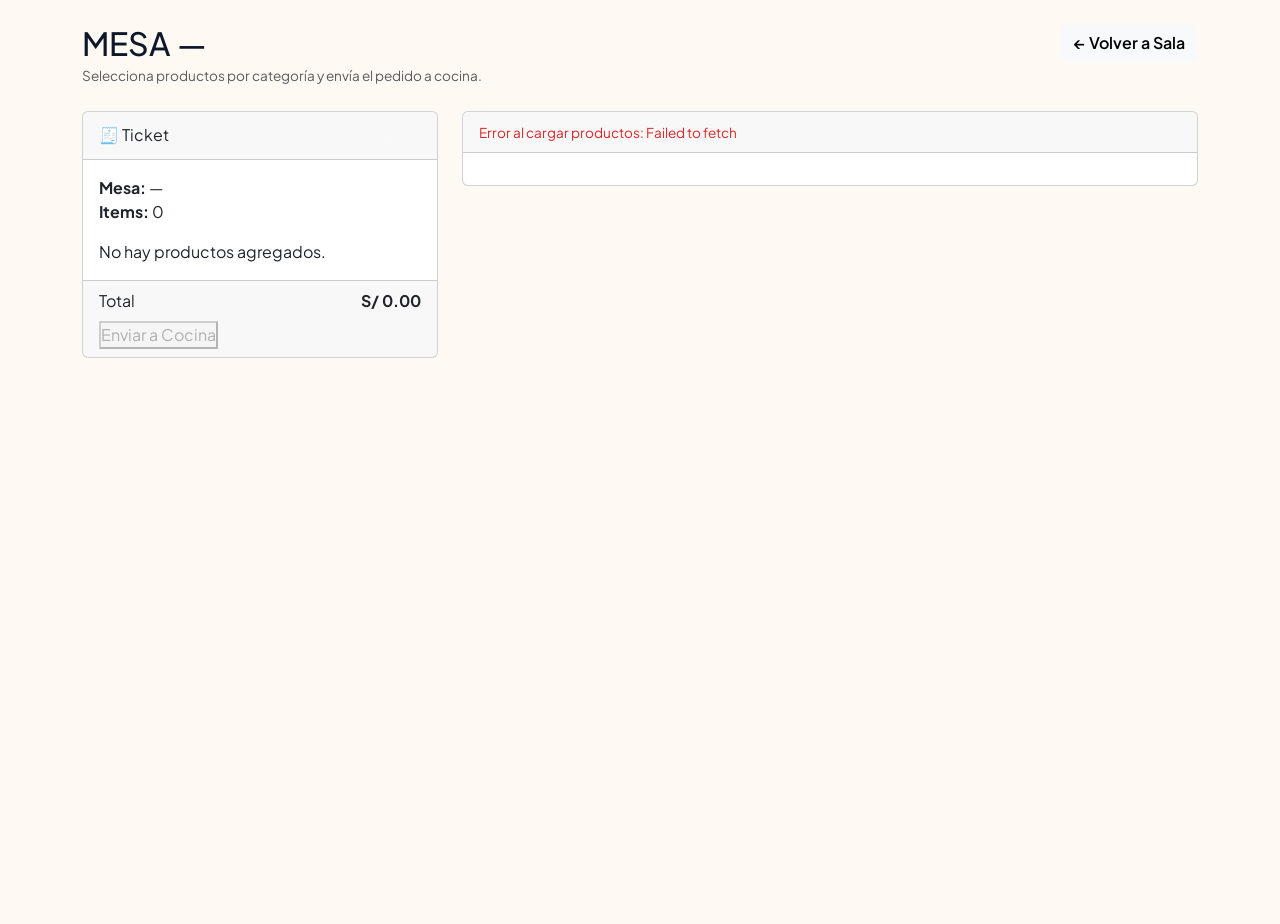
<file: Frontend/Dashboard/HTML/MesaDetalle.html>
<!DOCTYPE html>
<html lang="es">

<head>
  <meta charset="UTF-8">
  <meta name="viewport" content="width=device-width, initial-scale=1.0">
  <title>Detalle de Mesa — Yaku Sabor</title>
  <link href="https://cdn.jsdelivr.net/npm/bootstrap@5.3.8/dist/css/bootstrap.min.css" rel="stylesheet"
    integrity="sha384-sRIl4kxILFvY47J16cr9ZwB07vP4J8+LH7qKQnuqkuIAvNWLzeN8tE5YBujZqJLB" crossorigin="anonymous">
  <link rel="stylesheet" href="https://cdnjs.cloudflare.com/ajax/libs/font-awesome/6.5.1/css/all.min.css">
  <link rel="stylesheet" href="https://cdn.jsdelivr.net/npm/bootstrap-icons@1.11.3/font/bootstrap-icons.min.css">
  <link rel="stylesheet" href="../CSS/styledash.css?v=3">
</head>

<body>
  <div class="container my-4">
    <div class="mesa-detail-hero mb-4">
      <div class="d-flex justify-content-between align-items-start gap-3 flex-wrap">
        <div>
          <h2 id="mesa-title" class="mb-1">Cargando…</h2>
          <p class="mb-0 text-muted" style="font-size:.85rem">
            Selecciona productos por categoría y envía el pedido a cocina.
          </p>
        </div>
        <a href="Gestion DeSala.html" class="btn btn-light fw-semibold">← Volver a Sala</a>
      </div>
    </div>

    <div class="row g-4 align-items-start">
      <!-- Ticket -->
      <div class="col-12 col-lg-4">
        <div class="card ticket-card h-100">
          <div class="card-header ticket-header d-flex justify-content-between align-items-center">
            <span>🧾 Ticket</span>
            <button id="clear-ticket" type="button" class="btn btn-sm btn-outline-light">Limpiar</button>
          </div>
          <div class="card-body ticket-body">
            <div class="ticket-meta mb-3">
              <div><strong>Mesa:</strong> <span id="ticket-mesa">—</span></div>
              <div><strong>Items:</strong> <span id="ticket-count">0</span></div>
            </div>
            <div id="ticket-empty" class="ticket-empty">No hay productos agregados.</div>
            <div id="ticket-items" class="ticket-items"></div>
          </div>
          <div class="card-footer ticket-footer">
            <div class="d-flex justify-content-between align-items-center mb-2">
              <span>Total</span>
              <strong id="ticket-total">S/ 0.00</strong>
            </div>

            <!-- BOTÓN ENVIAR A COCINA -->
            <button class="btn-send-kitchen" id="btnEnviarCocina" disabled>
              Enviar a Cocina
            </button>

            <!-- Feedback inline -->
            <div id="kitchen-feedback" class="mt-2"
              style="display:none; font-size:.82rem; border-radius:8px; padding:8px 12px;"></div>
          </div>
        </div>
      </div>

      <!-- Categorías + Productos -->
      <div class="col-12 col-lg-8">
        <div class="card category">
          <div class="card-header category-bar" id="categoryBar">
            <span id="productosCargando">
              <span class="spinner-border spinner-border-sm me-1" role="status"></span>
              Cargando menú…
            </span>
          </div>
          <div class="card-body category-body" id="categoryBody">
          </div>
        </div>
      </div>
    </div>
  </div>

  <script src="https://cdn.jsdelivr.net/npm/bootstrap@5.3.8/dist/js/bootstrap.bundle.min.js"
    integrity="sha384-FKyoEForCGlyvwx9Hj09JcYn3nv7wiPVlz7YYwJrWVcXK/BmnVDxM+D2scQbITxI"
    crossorigin="anonymous"></script>
  <script src="../../Shared/JS/api-config.js"></script>
  <script>
    // ── Config ─────────────────────────────────────────────────
    const API_BASE = API_BASE_URL;
    const API_PRODUCTOS = `${API_BASE}/productos`;
    const API_PEDIDOS = `${API_BASE}/pedidos`;
    const API_MESAS = `${API_BASE}/mesas`;


    // ── Parámetros de URL ──────────────────────────────────────
    const params = new URLSearchParams(window.location.search);
    const mesaCod = params.get("mesa") || "—";
    const mesaId = parseInt(params.get("mesaId") || "0", 10); // opcional, por si se pasa

    document.getElementById("mesa-title").textContent = `MESA ${mesaCod}`;
    document.getElementById("ticket-mesa").textContent = mesaCod;

    // ── Auth headers ───────────────────────────────────────────
    function authHeaders() {
      const token = localStorage.getItem("token");
      return {
        "Content-Type": "application/json",
        ...(token ? { Authorization: `Bearer ${token}` } : {})
      };
    }

    // ── Normalización de categorías ────────────────────────────
    function normalizarCategoria(nombre) {
      const n = (nombre || "").normalize("NFD").replace(/[\u0300-\u036f]/g, "").trim().toLowerCase();
      if (n.includes("piqueo") || n.includes("entrada")) return "Piqueos y Entradas";
      if (n.includes("sandwich")) return "Sándwiches";
      if (n.includes("fondo") || n.includes("plato")) return "Platos de Fondo";
      if (n.includes("postre")) return "Postres";
      if (n.includes("bebida")) return "Bebidas";
      return nombre || "Otros";
    }

    // ── Ticket ─────────────────────────────────────────────────
    const ticketState = new Map(); // id → { nombre, precio, cantidad }
    const fmt = v => `S/ ${Number(v).toFixed(2)}`;

    function renderTicket() {
      const itemsEl = document.getElementById("ticket-items");
      const emptyEl = document.getElementById("ticket-empty");
      const countEl = document.getElementById("ticket-count");
      const totalEl = document.getElementById("ticket-total");
      const sendBtn = document.getElementById("btnEnviarCocina");

      itemsEl.innerHTML = "";

      if (!ticketState.size) {
        emptyEl.style.display = "block";
        countEl.textContent = "0";
        totalEl.textContent = "S/ 0.00";
        sendBtn.disabled = true;
        return;
      }

      emptyEl.style.display = "none";
      let total = 0, count = 0;

      ticketState.forEach(item => {
        total += item.precio * item.cantidad;
        count += item.cantidad;

        const row = document.createElement("div");
        row.className = "ticket-item";
        row.innerHTML = `
          <div>
            <div class="ticket-item-name">${item.nombre}</div>
            <div class="ticket-item-meta">${fmt(item.precio)} × ${item.cantidad}</div>
          </div>
          <strong>${fmt(item.precio * item.cantidad)}</strong>`;
        itemsEl.appendChild(row);
      });

      countEl.textContent = String(count);
      totalEl.textContent = fmt(total);
      sendBtn.disabled = false;
    }

    // ── Feedback inline ────────────────────────────────────────
    function showFeedback(msg, tipo = "success") {
      const el = document.getElementById("kitchen-feedback");
      el.textContent = msg;
      el.style.display = "block";
      el.style.background = tipo === "success" ? "#d1fae5" : "#fee2e2";
      el.style.color = tipo === "success" ? "#065f46" : "#991b1b";
      el.style.border = `1px solid ${tipo === "success" ? "#6ee7b7" : "#fca5a5"}`;
    }

    function hideFeedback() {
      document.getElementById("kitchen-feedback").style.display = "none";
    }

    // ── Buscar mesaId real por código si no viene en la URL ───
    let resolvedMesaId = mesaId || null;

    async function resolveMesaId() {
      if (resolvedMesaId) return resolvedMesaId;
      try {
        const res = await fetch(`${API_MESAS}/estado`, { headers: authHeaders() });
        if (!res.ok) return null;
        const mesas = await res.json();
        const found = mesas.find(m => m.codigo === mesaCod);
        if (found) resolvedMesaId = found.id;
      } catch { 
        
       }
      return resolvedMesaId;
    }

    // ── Enviar pedido a cocina ─────────────────────────────────
    document.getElementById("btnEnviarCocina").addEventListener("click", async () => {
      if (!ticketState.size) return;

      const btn = document.getElementById("btnEnviarCocina");
      btn.disabled = true;
      btn.textContent = "⏳ Enviando…";
      hideFeedback();

      try {
        const idMesa = await resolveMesaId();
        if (!idMesa) throw new Error("No se pudo identificar la mesa. Verifica que el backend esté encendido.");

        const items = Array.from(ticketState.values()).map(item => ({
          productoId: item.id,
          cantidad: item.cantidad,
          precioUnitario: item.precio
        }));

        const total = Array.from(ticketState.values())
          .reduce((s, i) => s + i.precio * i.cantidad, 0);

        const payload = {
          tipoPedido: "presencial",
          mesaId: idMesa,
          items,
          total
        };

        const res = await fetch(API_PEDIDOS, {
          method: "POST",
          headers: authHeaders(),
          body: JSON.stringify(payload)
        });

        if (!res.ok) {
          const txt = await res.text();
          throw new Error(txt || `Error ${res.status}`);
        }

        const data = await res.json();
        showFeedback(`✅ Pedido #${data.id} enviado a cocina. La mesa queda marcada como Ocupada.`, "success");

        // Limpiar ticket
        ticketState.clear();
        renderTicket();

      } catch (err) {
        showFeedback(`❌ ${err.message}`, "danger");
      } finally {
        btn.disabled = false;
        btn.innerHTML = "🍳 Enviar a Cocina";
      }
    });

    // ── Render menú desde API ──────────────────────────────────
    async function cargarProductos() {
      const categoryBar = document.getElementById("categoryBar");
      const categoryBody = document.getElementById("categoryBody");

      try {
        const res = await fetch(API_PRODUCTOS, { headers: authHeaders() });
        if (!res.ok) throw new Error(`Error ${res.status}`);
        const productos = await res.json();

        // Agrupar por categoría normalizada (solo disponibles)
        const grupos = {};
        productos.filter(p => p.disponible).forEach(p => {
          const cat = normalizarCategoria(p.categoria?.nombre);
          if (!grupos[cat]) grupos[cat] = [];
          grupos[cat].push(p);
        });

        const cats = Object.keys(grupos).sort();

        if (!cats.length) {
          categoryBar.innerHTML = `<span style="color:#64748b;font-size:.88rem">No hay productos disponibles.</span>`;
          categoryBody.innerHTML = "";
          return;
        }

        // Tabs
        categoryBar.innerHTML = cats.map((cat, i) => `
          <button type="button" class="btn category-tab${i === 0 ? " active" : ""}" data-target="${i}">
            ${cat}
          </button>`).join("");

        // Paneles
        categoryBody.innerHTML = cats.map((cat, i) => {
          const items = grupos[cat];
          const btns = items.map(p => `
            <button type="button" class="btn product-btn"
              data-id="${p.id}" data-name="${p.nombre.replace(/"/g, '&quot;')}" data-price="${p.precio}">
              ${p.nombre}
              <span>${fmt(p.precio)}</span>
            </button>`).join("");

          return `
            <div class="category-panel${i === 0 ? " active" : ""}" data-panel="${i}">
              <div class="product-grid">${btns}</div>
            </div>`;
        }).join("");

        // Eventos tabs
        categoryBar.querySelectorAll(".category-tab").forEach(tab => {
          tab.addEventListener("click", () => {
            categoryBar.querySelectorAll(".category-tab").forEach(t => t.classList.remove("active"));
            categoryBody.querySelectorAll(".category-panel").forEach(p => p.classList.remove("active"));
            tab.classList.add("active");
            categoryBody.querySelector(`[data-panel="${tab.dataset.target}"]`)?.classList.add("active");
          });
        });

        // Eventos botones de producto — con contador +/−
        categoryBody.querySelectorAll(".product-btn").forEach(btn => {
          btn.addEventListener("click", () => {
            const id = parseInt(btn.dataset.id);
            const nombre = btn.dataset.name;
            const precio = parseFloat(btn.dataset.price);

            if (ticketState.has(id)) {
              ticketState.get(id).cantidad += 1;
            } else {
              ticketState.set(id, { id, nombre, precio, cantidad: 1 });
            }
            renderTicket();
          });
        });

      } catch (err) {
        categoryBar.innerHTML = `<span style="color:#dc2626;font-size:.85rem">Error al cargar productos: ${err.message}</span>`;
        categoryBody.innerHTML = "";
      }
    }

    // ── Limpiar ticket ─────────────────────────────────────────
    document.getElementById("clear-ticket").addEventListener("click", () => {
      ticketState.clear();
      renderTicket();
      hideFeedback();
    });

    // ── Init ───────────────────────────────────────────────────
    renderTicket();
    cargarProductos();
    resolveMesaId(); // pre-resolver el ID

  </script>
</body>

</html>
</file>
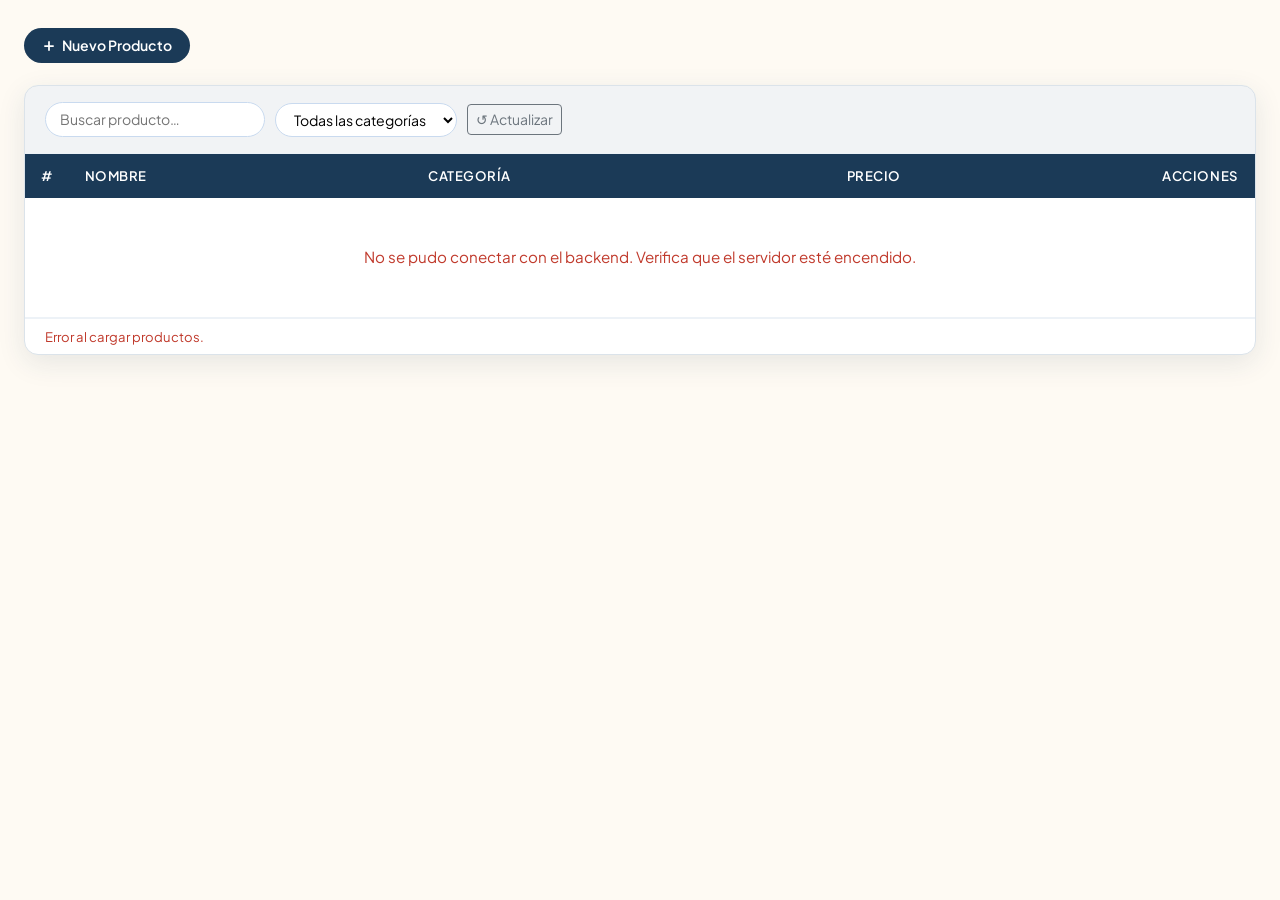
<file: Frontend/Dashboard/HTML/Productos.html>
<!DOCTYPE html>
<html lang="es">

<head>
    <meta charset="UTF-8">
    <meta name="viewport" content="width=device-width, initial-scale=1.0">
    <title>Gestión de Productos — Yaku Sabor</title>
    <link href="https://cdn.jsdelivr.net/npm/bootstrap@5.3.8/dist/css/bootstrap.min.css" rel="stylesheet">
    <link rel="stylesheet" href="https://cdnjs.cloudflare.com/ajax/libs/font-awesome/6.5.1/css/all.min.css">
    <link rel="stylesheet" href="https://cdn.jsdelivr.net/npm/bootstrap-icons@1.11.3/font/bootstrap-icons.min.css">
    <link rel="stylesheet" href="../CSS/styleproducto.css?v=2">
    <link rel="stylesheet" href="../CSS/styledash.css?v=3">
</head>

<body>
    <main class="page-wrap">
        <div class="page-header">
            <button class="btn-navy" id="btnNuevoProducto">
                <svg width="14" height="14" viewBox="0 0 24 24" fill="none" stroke="currentColor" stroke-width="3"
                    stroke-linecap="round">
                    <line x1="12" y1="5" x2="12" y2="19" />
                    <line x1="5" y1="12" x2="19" y2="12" />
                </svg>
                Nuevo Producto
            </button>
        </div>

        <!-- Card principal -->
        <div class="products-card">

            <!-- Toolbar -->
            <div class="toolbar">
                <input type="search" id="searchInput" placeholder="Buscar producto…" />
                <select id="filterCategoria">
                    <option value="">Todas las categorías</option>
                </select>

                <button class="btn btn-sm btn-outline-secondary" id="btnReload">↺ Actualizar</button>
            </div>

            <!-- Tabla -->
            <div class="table-wrap">
                <table>
                    <thead>
                        <tr>
                            <th style="width:36px">#</th>
                            <th>Nombre</th>
                            <th>Categoría</th>
                            <th>Precio</th>
                            <th style="text-align:center; width:110px">Acciones</th>
                        </tr>
                    </thead>
                    <tbody id="productsTableBody">
                        <tr>
                            <td colspan="5" class="table-placeholder">
                                <span class="spinner-inline"></span> Cargando productos…
                            </td>
                        </tr>
                    </tbody>
                </table>
            </div>

            <!-- Paginación -->
            <div class="pagination-bar" id="paginationBar" style="display:none">
                <span id="paginationInfo"></span>
                <div class="page-btns" id="paginationBtns"></div>
            </div>

            <!-- Status -->
            <div class="status-bar" id="statusBar"></div>
        </div>
    </main>

    <!-- ══════════════════════════════════════════
     MODAL — Crear / Editar producto
════════════════════════════════════════════ -->
    <div class="modal fade" id="modalProducto" tabindex="-1" aria-labelledby="modalProductoLabel" aria-hidden="true">
        <div class="modal-dialog modal-dialog-centered">
            <div class="modal-content">
                <div class="modal-header">
                    <h5 class="modal-title" id="modalProductoLabel">Nuevo Producto</h5>
                    <button type="button" class="btn-close" data-bs-dismiss="modal" aria-label="Cerrar"></button>
                </div>
                <div class="modal-body">
                    <input type="hidden" id="modalProductoId">

                    <div class="row g-3">
                        <!-- Nombre -->
                        <div class="col-12">
                            <label class="form-label" for="inputNombre">Nombre del producto <span
                                    class="text-danger">*</span></label>
                            <input type="text" class="form-control" id="inputNombre" placeholder="Ej: Ceviche clásico"
                                maxlength="120">
                        </div>

                        <!-- Descripción -->
                        <div class="col-12">
                            <label class="form-label" for="inputDescripcion">Descripción</label>
                            <textarea class="form-control" id="inputDescripcion" rows="2"
                                placeholder="Descripción breve del plato…" maxlength="400"></textarea>
                        </div>

                        <!-- Categoría -->
                        <div class="col-12 col-md-7">
                            <label class="form-label" for="inputCategoria">Categoría <span
                                    class="text-danger">*</span></label>
                            <div style="position:relative">
                                <select class="form-select" id="inputCategoria">
                                    <option value="" disabled selected>Cargando categorías…</option>
                                </select>
                                <div id="loadingCatSpinner"
                                    style="position:absolute;top:50%;right:36px;transform:translateY(-50%);display:none">
                                    <span class="spinner-inline" style="width:14px;height:14px"></span>
                                </div>
                            </div>
                        </div>

                        <!-- Precio -->
                        <div class="col-12 col-md-5">
                            <label class="form-label" for="inputPrecio">Precio (S/) <span
                                    class="text-danger">*</span></label>
                            <div class="input-prefix">
                                <span>S/</span>
                                <input type="number" class="form-control" id="inputPrecio" placeholder="0.00" min="0"
                                    step="0.01">
                            </div>
                        </div>


                    </div>
                </div>
            </div>

            <!-- Error inline -->
            <div id="modalError" class="alert alert-danger py-2 mt-3 mb-0"
                style="display:none; font-size:.85rem; border-radius:10px;"></div>
        </div>
        <div class="modal-footer">
            <button type="button" class="btn btn-outline-secondary btn-sm rounded-pill px-3"
                data-bs-dismiss="modal">Cancelar</button>
            <button type="button" class="btn-navy" id="btnGuardarProducto">Guardar producto</button>
        </div>
    </div>

    <!-- ══════════════════════════════════════════
     MODAL — Confirmar eliminación
════════════════════════════════════════════ -->
    <div class="modal fade" id="modalEliminar" tabindex="-1" aria-hidden="true">
        <div class="modal-dialog modal-dialog-centered modal-sm">
            <div class="modal-content">
                <div class="modal-header" style="background:#c0392b">
                    <h5 class="modal-title">Eliminar producto</h5>
                    <button type="button" class="btn-close" data-bs-dismiss="modal" aria-label="Cerrar"></button>
                </div>
                <div class="modal-body text-center" style="padding:24px">
                    <svg width="40" height="40" viewBox="0 0 24 24" fill="none" stroke="#c0392b" stroke-width="1.5"
                        stroke-linecap="round" stroke-linejoin="round" style="margin-bottom:12px">
                        <polyline points="3 6 5 6 21 6" />
                        <path d="M19 6l-1 14a2 2 0 0 1-2 2H8a2 2 0 0 1-2-2L5 6" />
                        <path d="M10 11v6" />
                        <path d="M14 11v6" />
                        <path d="M9 6V4h6v2" />
                    </svg>
                    <p style="font-size:.93rem; color:#333; margin:0">
                        ¿Eliminar <strong id="eliminarNombre"></strong>? Esta acción no se puede deshacer.
                    </p>
                </div>
                <div class="modal-footer justify-content-center" style="border:none">
                    <button type="button" class="btn btn-outline-secondary btn-sm rounded-pill px-3"
                        data-bs-dismiss="modal">Cancelar</button>
                    <button type="button" class="btn btn-danger btn-sm rounded-pill px-3" id="btnConfirmarEliminar">Sí,
                        eliminar</button>
                </div>
            </div>
        </div>
    </div>

    <script src="https://cdn.jsdelivr.net/npm/bootstrap@5.3.8/dist/js/bootstrap.bundle.min.js"></script>
    <script src="../../Shared/JS/api-config.js"></script>
    <script src="../JS/GestionProducto.js"></script>
</body>

</html>
</file>
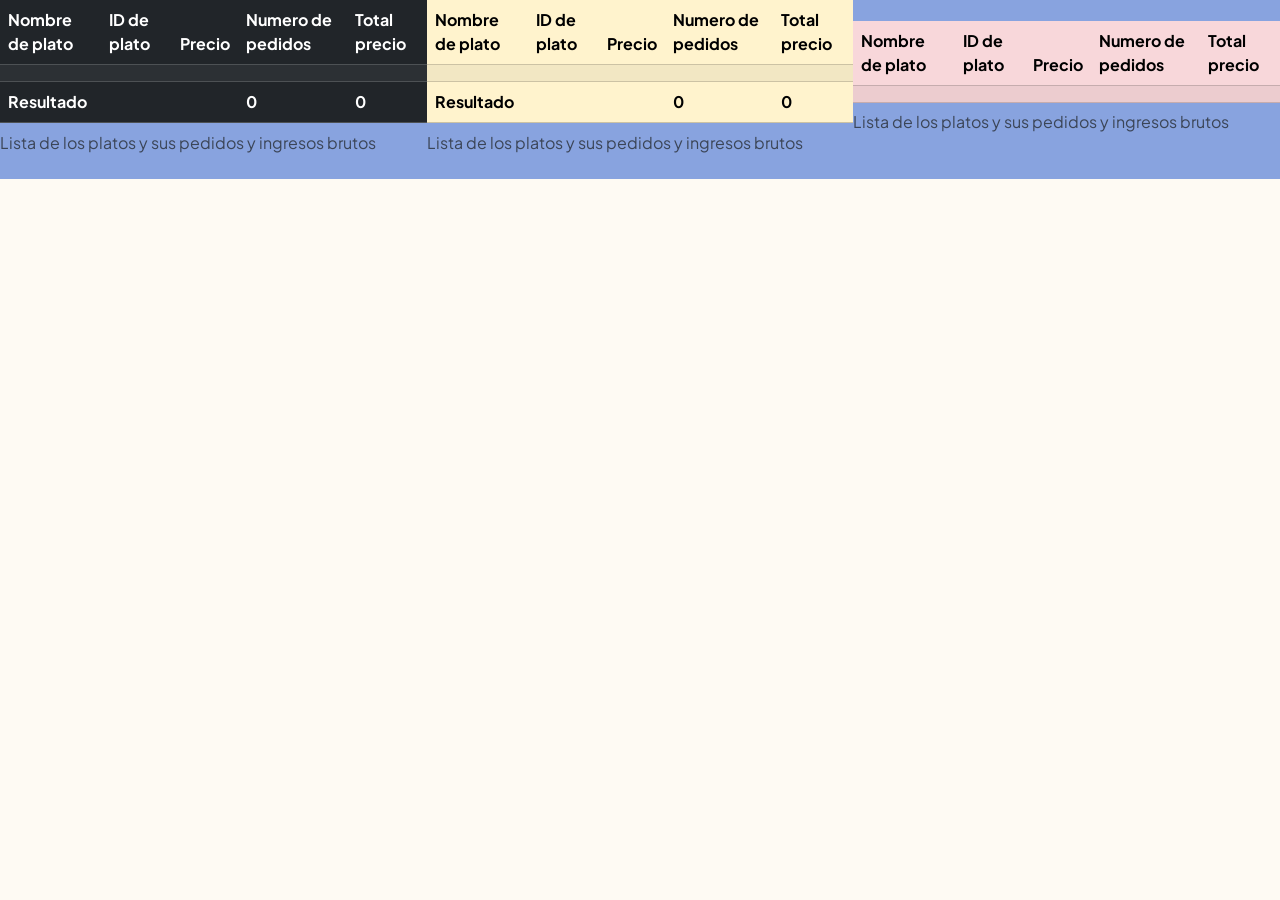
<file: Frontend/Dashboard/HTML/ReporteyAnalitica.html>
<!DOCTYPE html>
<html lang="en">

<head>
    <meta charset="UTF-8">
    <meta name="viewport" content="width=device-width, initial-scale=1.0">
    <title>Document</title>
    <link href="https://cdn.jsdelivr.net/npm/bootstrap@5.3.8/dist/css/bootstrap.min.css" rel="stylesheet"
        integrity="sha384-sRIl4kxILFvY47J16cr9ZwB07vP4J8+LH7qKQnuqkuIAvNWLzeN8tE5YBujZqJLB" crossorigin="anonymous">
<link rel="stylesheet" href="../CSS/styledash.css">
<style>
.caja{
    display: flex;
    justify-content: space-between;
    align-items: center;
    gap: 15;
    background-color: rgb(136, 163, 223);
    width: 100vw;
    height: 100hw;
}

</style>


    </head>

<body>
    <div class="caja">
        <div class="caja1">
            <table class="table table-striped table-hover table-dark">
                <caption>Lista de los platos y sus pedidos y ingresos brutos</caption>
                <thead>
                    <tr>
                        <th>Nombre de plato</th>
                        <th>ID de plato</th>
                        <th>Precio</th>
                        <th>Numero de pedidos</th>
                        <th>Total precio</th>
                    </tr>
                </thead>
                <!-- agregar conexion con backend aqui: llenar reporte de ingresos por plato desde la API -->
                <tbody>
                    <tr>
                        <td></td>
                        <td></td>
                        <td></td>
                        <td></td>
                        <td></td>
                    </tr>
                </tbody>
                <tfoot>
                    <tr>
                        <th colspan="3">Resultado</th>
                        <th>0</th>
                        <th>0</th>
                    </tr>
                </tfoot>
            </table>

        </div>
<div class="caja2">
        <table class="table table-striped table-hover table-warning">
                <caption>Lista de los platos y sus pedidos y ingresos brutos</caption>
                <thead>
                    <tr>
                        <th>Nombre de plato</th>
                        <th>ID de plato</th>
                        <th>Precio</th>
                        <th>Numero de pedidos</th>
                        <th>Total precio</th>
                    </tr>
                </thead>
                <!-- agregar conexion con backend aqui: cargar analítica de pedidos por período -->
                <tbody>
                    <tr>
                        <td></td>
                        <td></td>
                        <td></td>
                        <td></td>
                        <td></td>
                    </tr>
                </tbody>
                <tfoot>
                    <tr>
                        <th colspan="3">Resultado</th>
                        <th>0</th>
                        <th>0</th>
                    </tr>
                </tfoot>
            </table>

        </div>

<div class="caja3">
  <table class="table table-striped table-hover table-danger">
                <caption>Lista de los platos y sus pedidos y ingresos brutos</caption>
                <thead>
                    <tr>
                        <th>Nombre de plato</th>
                        <th>ID de plato</th>
                        <th>Precio</th>
                        <th>Numero de pedidos</th>
                        <th>Total precio</th>
                    </tr>
                </thead>
                <!-- agregar conexion con la API de reportes aqui: mostrar métricas comparativas reales -->
                <tbody>
                    <tr>
                        <td></td>
                        <td></td>
                        <td></td>
                        <td></td>
                        <td></td>
                    </tr>
                </tbody>
                <tfoot>
                    <tr>
                        
                    </tr>
                </tfoot>
            </table>

</div>
</div>




    <script src="https://cdn.jsdelivr.net/npm/bootstrap@5.3.8/dist/js/bootstrap.bundle.min.js"
        integrity="sha384-FKyoEForCGlyvwx9Hj09JcYn3nv7wiPVlz7YYwJrWVcXK/BmnVDxM+D2scQbITxI"
        crossorigin="anonymous"></script>
</body>

</html>
</file>
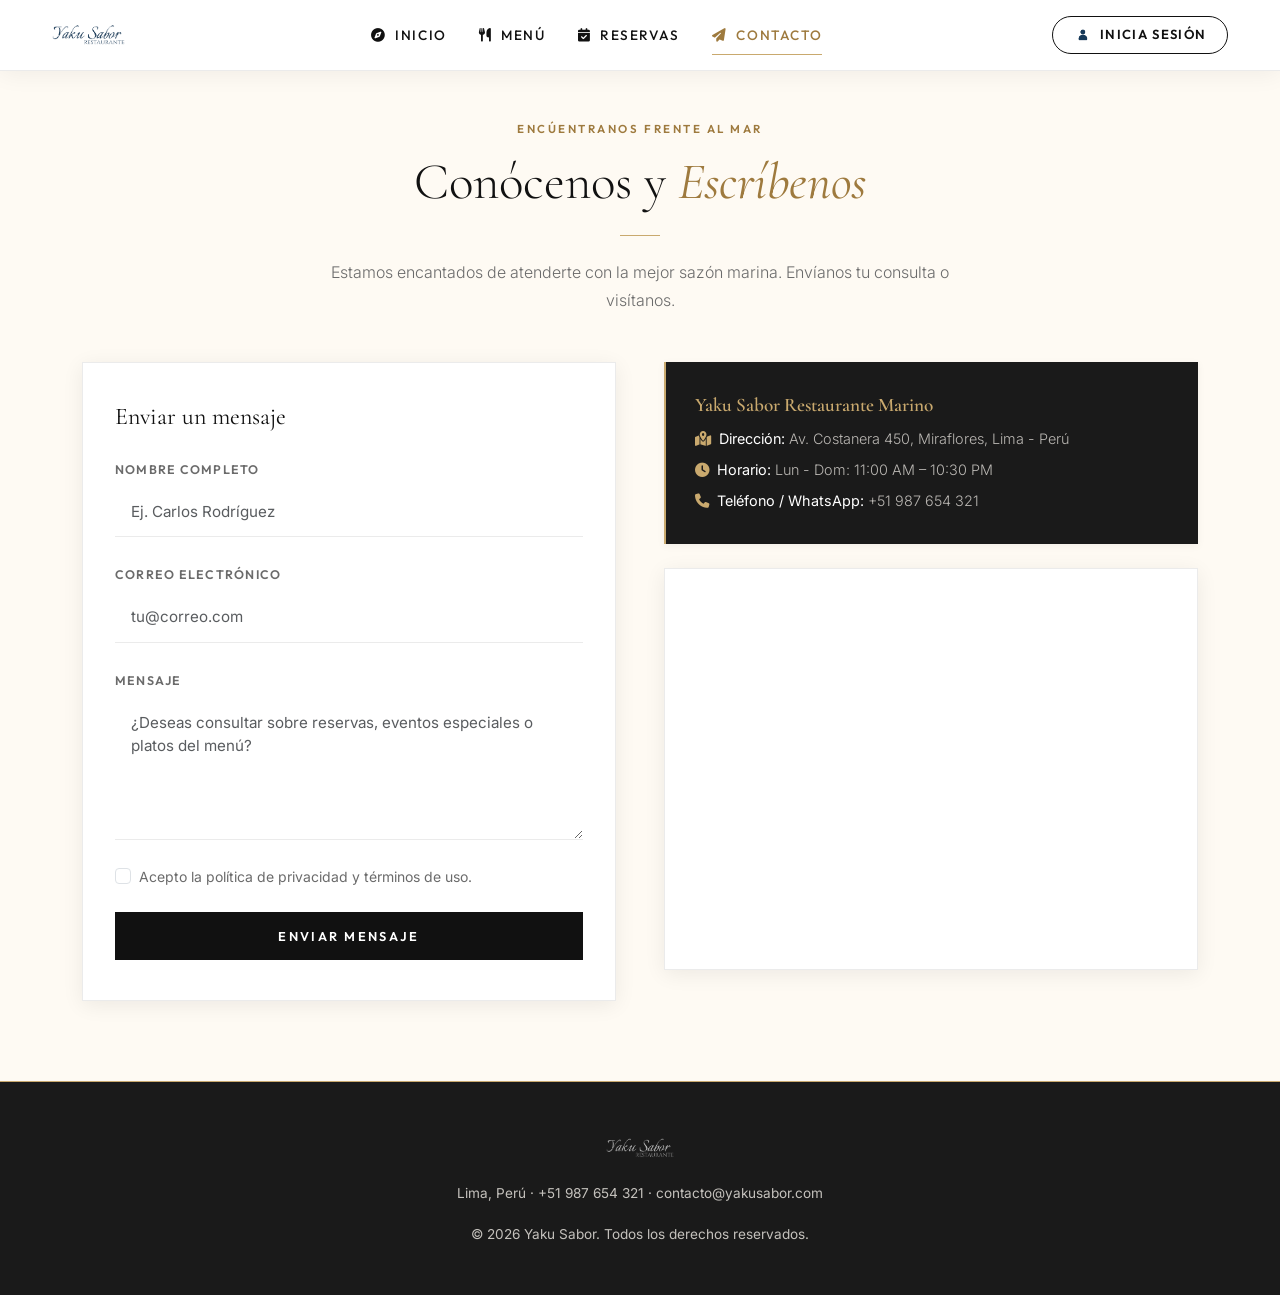
<file: Frontend/Principal/HTML/Contacto.html>
<!DOCTYPE html>
<html lang="es">

<head>
    <meta charset="UTF-8">
    <meta name="viewport" content="width=device-width, initial-scale=1.0">
    <title>Yaku Sabor - Contacto y Ubicación</title>
    <!-- Bootstrap 5 -->
    <link href="https://cdn.jsdelivr.net/npm/bootstrap@5.3.8/dist/css/bootstrap.min.css" rel="stylesheet"
        integrity="sha384-sRIl4kxILFvY47J16cr9ZwB07vP4J8+LH7qKQnuqkuIAvNWLzeN8tE5YBujZqJLB" crossorigin="anonymous">
    <!-- FontAwesome & Bootstrap Icons -->
    <link rel="stylesheet" href="https://cdnjs.cloudflare.com/ajax/libs/font-awesome/6.5.1/css/all.min.css">
    <link rel="stylesheet" href="https://cdn.jsdelivr.net/npm/bootstrap-icons@1.11.3/font/bootstrap-icons.min.css">
    <!-- Custom Style -->
    <link rel="stylesheet" href="../CSS/style.css?v=5">
</head>

<body>
    <!-- Navbar -->
    <nav class="navbar navbar-expand-lg" id="mainNavbar">
        <div class="container-fluid">
            <a class="navbar-brand" href="index.html">
                <img src="../../../img/ICON1.png" alt="Yaku Sabor" id="navLogo" data-logo-default="../../../img/ICON1.png"
                    data-logo-scroll="../../../img/icon2.png" />
            </a>

            <button class="navbar-toggler" type="button" data-bs-toggle="collapse" data-bs-target="#navbarNav"
                aria-controls="navbarNav" aria-expanded="false" aria-label="Toggle navigation">
                <span class="navbar-toggler-icon"></span>
            </button>

            <div class="collapse navbar-collapse" id="navbarNav">
                <ul class="navbar-nav mx-auto">
                    <li class="nav-item">
                        <a class="nav-link" href="index.html">
                            <i class="fa-solid fa-compass me-1"></i> INICIO
                        </a>
                    </li>
                    <li class="nav-item">
                        <a class="nav-link" href="menu.html">
                            <i class="fa-solid fa-utensils me-1"></i> MENÚ
                        </a>
                    </li>
                    <li class="nav-item">
                        <a class="nav-link" href="reservas.html">
                            <i class="fa-solid fa-calendar-check me-1"></i> RESERVAS
                        </a>
                    </li>
                    <li class="nav-item">
                        <a class="nav-link active" href="Contacto.html">
                            <i class="fa-solid fa-paper-plane me-1"></i> CONTACTO
                        </a>
                    </li>
                </ul>
                <div class="navbar-actions">
                    <button type="button" class="nav-link nav-register-btn" aria-label="Registro" data-bs-toggle="modal"
                        data-bs-target="#registroModal">
                        <img src="../../../img/register1.png" alt="Registrar" class="nav-register-image nav-register-default"
                            data-register-default="../../../img/register1.png" data-register-scroll="../../../img/register2.png" />
                        <span>Inicia Sesión</span>
                    </button>
                </div>
            </div>
        </div>
    </nav>

    <!-- Modal Login -->
    <div class="modal fade" id="registroModal" tabindex="-1" aria-labelledby="registroModalLabel" aria-hidden="true">
        <div class="modal-dialog modal-dialog-centered">
            <div class="modal-content">
                <div class="modal-header">
                    <h5 class="modal-title" id="registroModalLabel">
                        <i class="fa-solid fa-user-circle me-2 text-warning"></i>Iniciar Sesión
                    </h5>
                    <button type="button" class="btn-close" data-bs-dismiss="modal" aria-label="Cerrar"></button>
                </div>
                <div class="modal-body">
                    <form id="loginForm">
                        <div class="mb-3">
                            <label for="exampleInputEmail1" class="form-label fw-bold">Correo electrónico</label>
                            <input type="email" class="form-control" id="exampleInputEmail1" placeholder="tuemail@ejemplo.com" required>
                        </div>
                        <div class="mb-3">
                            <label for="exampleInputPassword1" class="form-label fw-bold">Contraseña</label>
                            <input type="password" class="form-control" id="exampleInputPassword1" placeholder="••••••••" required>
                        </div>
                        <button type="submit" class="btn btn-primary w-100 py-2">
                            <i class="fa-solid fa-right-to-bracket me-2"></i>Ingresar
                        </button>
                    </form>
                </div>
                <div class="modal-footer d-flex justify-content-between">
                    <a href="#" class="text-decoration-none text-muted small">¿Olvidaste tu contraseña?</a>
                    <a href="#" id="linkToRegister" class="text-decoration-none small text-primary fw-bold">
                        ¿No tienes cuenta? Regístrate
                    </a>
                </div>
            </div>
        </div>
    </div>

    <!-- Modal Registro -->
    <div class="modal fade" id="crearCuentaModal" tabindex="-1" aria-labelledby="crearCuentaModalLabel" aria-hidden="true">
        <div class="modal-dialog modal-dialog-centered">
            <div class="modal-content">
                <div class="modal-header">
                    <h5 class="modal-title" id="crearCuentaModalLabel">
                        <i class="fa-solid fa-user-plus me-2 text-warning"></i>Crear Cuenta
                    </h5>
                    <button type="button" class="btn-close" data-bs-dismiss="modal" aria-label="Cerrar"></button>
                </div>
                <div class="modal-body">
                    <form id="registerForm">
                        <div class="mb-3">
                            <label for="regNombre" class="form-label fw-bold">Nombre completo</label>
                            <input type="text" class="form-control" id="regNombre" required>
                        </div>
                        <div class="mb-3">
                            <label for="regEmail" class="form-label fw-bold">Correo electrónico</label>
                            <input type="email" class="form-control" id="regEmail" required>
                        </div>
                        <div class="mb-3">
                            <label for="regPassword" class="form-label fw-bold">Contraseña</label>
                            <input type="password" class="form-control" id="regPassword" required>
                        </div>
                        <div class="mb-3">
                            <label for="regConfirmPassword" class="form-label fw-bold">Confirmar Contraseña</label>
                            <input type="password" class="form-control" id="regConfirmPassword" required>
                        </div>
                        <button type="submit" class="btn btn-primary w-100 py-2">
                            <i class="fa-solid fa-check-circle me-2"></i>Registrarse
                </div>
                <div class="modal-footer d-flex justify-content-center">
                    <a href="#" id="linkToLogin" class="text-decoration-none small text-primary fw-bold">
                        ¿Ya tienes cuenta? Inicia sesión
                    </a>
                </div>
            </div>
        </div>
    </div>

    <!-- Contacto Main -->
    <main class="Fondo-Contacto">
        <div class="container">
            <div class="text-center mb-5">
                <span class="section-eyebrow">Encúentranos frente al mar</span>
                <h1 class="section-title">Conócenos y <em>Escríbenos</em></h1>
                <span class="section-divider"></span>
                <p class="section-lead mx-auto">Estamos encantados de atenderte con la mejor sazón marina. Envíanos tu consulta o visítanos.</p>
            </div>

            <div class="row g-5 align-items-start">
                <div class="col-md-6">
                    <div class="contact-card">
                        <h4 class="mb-4" style="font-family:var(--font-serif); font-weight:400; font-size:1.5rem;">Enviar un mensaje</h4>
                        <form id="contactForm">
                            <div class="mb-4">
                                <label for="nombreContacto" class="form-label">Nombre Completo</label>
                                <input type="text" class="form-control" id="nombreContacto" placeholder="Ej. Carlos Rodríguez" required>
                            </div>
                            <div class="mb-4">
                                <label for="emailContacto" class="form-label">Correo Electrónico</label>
                                <input type="email" class="form-control" id="emailContacto" placeholder="tu@correo.com" required>
                            </div>
                            <div class="mb-4">
                                <label for="mensajeContacto" class="form-label">Mensaje</label>
                                <textarea class="form-control" id="mensajeContacto" rows="5" placeholder="¿Deseas consultar sobre reservas, eventos especiales o platos del menú?" required></textarea>
                            </div>
                            <div class="mb-4 form-check">
                                <input type="checkbox" class="form-check-input" id="terminosContacto" required>
                                <label class="form-check-label small" for="terminosContacto" style="color:var(--yk-gray);">Acepto la política de privacidad y términos de uso.</label>
                            </div>
                            <button type="submit" class="btn btn-primary w-100">
                                Enviar Mensaje
                            </button>
                        </form>
                    </div>
                </div>

                <div class="col-md-6">
                    <div class="info-box-marine mb-4" style="background:var(--yk-dark) !important; border-left-color:var(--yk-gold) !important;">
                        <h5 style="color:var(--yk-gold) !important; font-family:var(--font-serif); font-weight:600;">Yaku Sabor Restaurante Marino</h5>
                        <p style="color:rgba(254,250,243,0.7) !important;" class="mb-2"><i class="fa-solid fa-map-location-dot me-2" style="color:var(--yk-gold);"></i><strong style="color:#fff;">Dirección:</strong> Av. Costanera 450, Miraflores, Lima - Perú</p>
                        <p style="color:rgba(254,250,243,0.7) !important;" class="mb-2"><i class="fa-solid fa-clock me-2" style="color:var(--yk-gold);"></i><strong style="color:#fff;">Horario:</strong> Lun - Dom: 11:00 AM – 10:30 PM</p>
                        <p style="color:rgba(254,250,243,0.7) !important;" class="mb-0"><i class="fa-solid fa-phone me-2" style="color:var(--yk-gold);"></i><strong style="color:#fff;">Teléfono / WhatsApp:</strong> +51 987 654 321</p>
                    </div>
                    <div class="contact-card p-0" style="overflow:hidden;">
                        <iframe src="https://maps.google.com/maps?q=Lima,Peru&t=&z=13&ie=UTF8&iwloc=&output=embed"
                            width="100%" height="320" style="border:0; display:block;"
                            allowfullscreen="" loading="lazy"
                            referrerpolicy="no-referrer-when-downgrade">
                        </iframe>
                    </div>
                </div>
            </div>
        </div>
    </main>

    <!-- Footer -->
    <footer class="py-5">
        <div class="container text-center">
            <img src="../../../img/ICON1.png" alt="Yaku Sabor" style="height:36px; filter:brightness(0) invert(1); margin-bottom:1rem; opacity:0.7;">
            <p class="small">Lima, Perú · +51 987 654 321 · contacto@yakusabor.com</p>
            <small>&copy; 2026 Yaku Sabor. Todos los derechos reservados.</small>
        </div>
    </footer>

    <script src="https://cdn.jsdelivr.net/npm/bootstrap@5.3.8/dist/js/bootstrap.bundle.min.js"
        integrity="sha384-FKyoEForCGlyvwx9Hj09JcYn3nv7wiPVlz7YYwJrWVcXK/BmnVDxM+D2scQbITxI"
        crossorigin="anonymous"></script>

    <script src="../../Shared/JS/api-config.js"></script>
    <script src="../../Principal/JS/nav.js"></script>
    <script src="../../Principal/JS/login.js"></script>
</body>

</html>
</file>
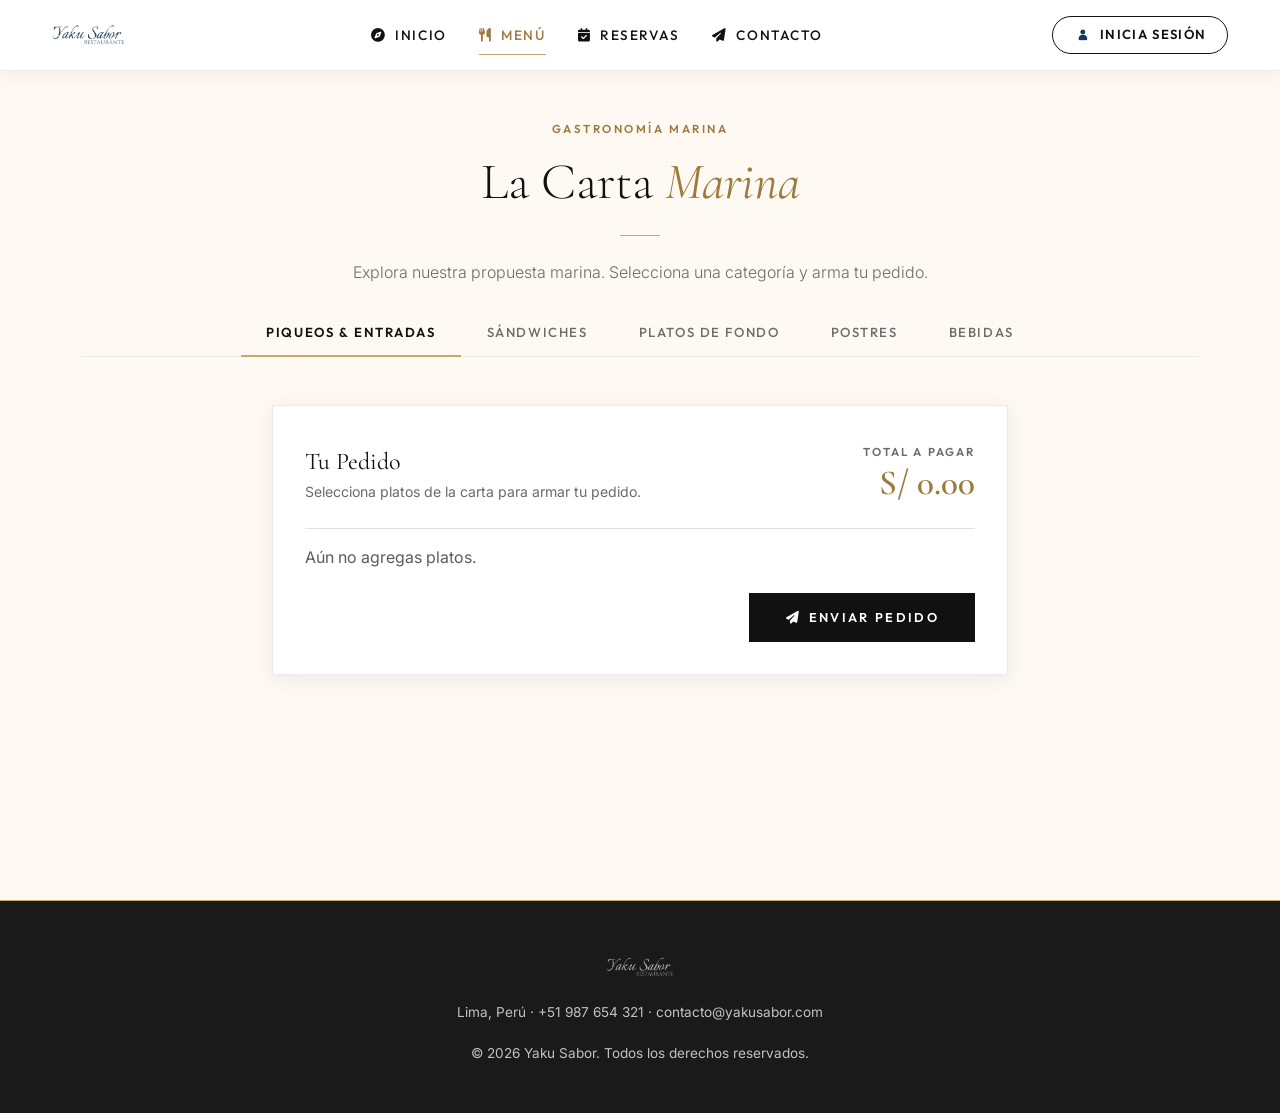
<file: Frontend/Principal/HTML/menu.html>
<!doctype html>
<html lang="es">

<head>
    <meta charset="UTF-8" />
    <meta name="viewport" content="width=device-width, initial-scale=1.0" />
    <title>Yaku Sabor - La Carta Marina</title>
    <!-- Bootstrap 5 -->
    <link href="https://cdn.jsdelivr.net/npm/bootstrap@5.3.8/dist/css/bootstrap.min.css" rel="stylesheet"
        integrity="sha384-sRIl4kxILFvY47J16cr9ZwB07vP4J8+LH7qKQnuqkuIAvNWLzeN8tE5YBujZqJLB" crossorigin="anonymous">
    <!-- FontAwesome & Bootstrap Icons -->
    <link rel="stylesheet" href="https://cdnjs.cloudflare.com/ajax/libs/font-awesome/6.5.1/css/all.min.css">
    <link rel="stylesheet" href="https://cdn.jsdelivr.net/npm/bootstrap-icons@1.11.3/font/bootstrap-icons.min.css">
    <!-- Custom Style -->
    <link rel="stylesheet" href="../CSS/style.css?v=5">
</head>

<body>
    <!-- Navbar -->
    <nav class="navbar navbar-expand-lg" id="mainNavbar">
        <div class="container-fluid">
            <a class="navbar-brand" href="index.html">
                <img src="../../../img/ICON1.png" alt="Yaku Sabor" id="navLogo" data-logo-default="../../../img/ICON1.png"
                    data-logo-scroll="../../../img/icon2.png" />
            </a>
            <button class="navbar-toggler" type="button" data-bs-toggle="collapse" data-bs-target="#navbarNav"
                aria-controls="navbarNav" aria-expanded="false" aria-label="Toggle navigation">
                <span class="navbar-toggler-icon"></span>
            </button>
            <div class="collapse navbar-collapse" id="navbarNav">
                <ul class="navbar-nav mx-auto">
                    <li class="nav-item">
                        <a class="nav-link" href="index.html">
                            <i class="fa-solid fa-compass me-1"></i> INICIO
                        </a>
                    </li>
                    <li class="nav-item">
                        <a class="nav-link active" href="menu.html">
                            <i class="fa-solid fa-utensils me-1"></i> MENÚ
                        </a>
                    </li>
                    <li class="nav-item">
                        <a class="nav-link" href="reservas.html">
                            <i class="fa-solid fa-calendar-check me-1"></i> RESERVAS
                        </a>
                    </li>
                    <li class="nav-item">
                        <a class="nav-link" href="Contacto.html">
                            <i class="fa-solid fa-paper-plane me-1"></i> CONTACTO
                        </a>
                    </li>
                </ul>
                <div class="navbar-actions">
                    <button type="button" class="nav-link nav-register-btn" aria-label="Registro"
                        data-bs-toggle="modal" data-bs-target="#registroModal">
                        <img src="../../../img/register1.png" alt="Registrar"
                            class="nav-register-image nav-register-default"
                            data-register-default="../../../img/register1.png"
                            data-register-scroll="../../../img/register2.png" />
                        <span>Inicia Sesión</span>
                    </button>
                </div>
            </div>
        </div>
    </nav>

    <!-- Modal Login -->
    <div class="modal fade" id="registroModal" tabindex="-1" aria-labelledby="registroModalLabel" aria-hidden="true">
        <div class="modal-dialog modal-dialog-centered">
            <div class="modal-content">
                <div class="modal-header">
                    <h5 class="modal-title" id="registroModalLabel">
                        <i class="fa-solid fa-user-circle me-2 text-warning"></i>Iniciar Sesión
                    </h5>
                    <button type="button" class="btn-close" data-bs-dismiss="modal" aria-label="Cerrar"></button>
                </div>
                <div class="modal-body">
                    <form id="loginForm">
                        <div class="mb-3">
                            <label for="exampleInputEmail1" class="form-label fw-bold">Correo electrónico</label>
                            <input type="email" class="form-control" id="exampleInputEmail1" placeholder="tuemail@ejemplo.com" required>
                        </div>
                        <div class="mb-3">
                            <label for="exampleInputPassword1" class="form-label fw-bold">Contraseña</label>
                            <input type="password" class="form-control" id="exampleInputPassword1" placeholder="••••••••" required>
                        </div>
                        <button type="submit" class="btn btn-primary w-100 py-2">
                            <i class="fa-solid fa-right-to-bracket me-2"></i>Ingresar
                        </button>
                    </form>
                </div>
                <div class="modal-footer d-flex justify-content-between">
                    <a href="#" class="text-decoration-none text-muted small">¿Olvidaste tu contraseña?</a>
                    <a href="#" id="linkToRegister" class="text-decoration-none small text-primary fw-bold">
                        ¿No tienes cuenta? Regístrate
                    </a>
                </div>
            </div>
        </div>
    </div>

    <!-- Modal Registro -->
    <div class="modal fade" id="crearCuentaModal" tabindex="-1" aria-labelledby="crearCuentaModalLabel" aria-hidden="true">
        <div class="modal-dialog modal-dialog-centered">
            <div class="modal-content">
                <div class="modal-header">
                    <h5 class="modal-title" id="crearCuentaModalLabel">
                        <i class="fa-solid fa-user-plus me-2 text-warning"></i>Crear Cuenta
                    </h5>
                    <button type="button" class="btn-close" data-bs-dismiss="modal" aria-label="Cerrar"></button>
                </div>
                <div class="modal-body">
                    <form id="registerForm">
                        <div class="mb-3">
                            <label for="regNombre" class="form-label fw-bold">Nombre completo</label>
                            <input type="text" class="form-control" id="regNombre" required>
                        </div>
                        <div class="mb-3">
                            <label for="regEmail" class="form-label fw-bold">Correo electrónico</label>
                            <input type="email" class="form-control" id="regEmail" required>
                        </div>
                        <div class="mb-3">
                            <label for="regPassword" class="form-label fw-bold">Contraseña</label>
                            <input type="password" class="form-control" id="regPassword" required>
                        </div>
                        <div class="mb-3">
                            <label for="regConfirmPassword" class="form-label fw-bold">Confirmar Contraseña</label>
                            <input type="password" class="form-control" id="regConfirmPassword" required>
                        </div>
                        <button type="submit" class="btn btn-primary w-100 py-2">
                            <i class="fa-solid fa-check-circle me-2"></i>Registrarse
                        </button>
                    </form>
                </div>
                <div class="modal-footer d-flex justify-content-center">
                    <a href="#" id="linkToLogin" class="text-decoration-none small text-primary fw-bold">
                        ¿Ya tienes cuenta? Inicia sesión
                    </a>
                </div>
            </div>
        </div>
    </div>

    <!-- Contenido Principal Menú -->
    <main class="Fondo-Menu">
        <div class="container text-center">
            <span class="section-eyebrow">Gastronomía Marina</span>
            <h1 class="section-title">La Carta <em>Marina</em></h1>
            <span class="section-divider"></span>
            <p class="section-lead mx-auto">
                Explora nuestra propuesta marina. Selecciona una categoría y arma tu pedido.
            </p>

        <!-- Barra de Categorías Miramar -->
        <div class="category-tabs-container mt-4">
            <button class="category-tab-btn categoria-btn active" type="button" data-category="piqueos">
                Piqueos &amp; Entradas
            </button>
            <button class="category-tab-btn categoria-btn" type="button" data-category="sandwiches">
                Sándwiches
            </button>
            <button class="category-tab-btn categoria-btn" type="button" data-category="fondos">
                Platos de Fondo
            </button>
            <button class="category-tab-btn categoria-btn" type="button" data-category="postres">
                Postres
            </button>
            <button class="category-tab-btn categoria-btn" type="button" data-category="bebidas">
                Bebidas
            </button>
        </div>

        <!-- Carrito de Compras -->
        <div class="row justify-content-center mt-5 pb-5">
            <div class="col-lg-8">
                <div class="menu-cart text-start">
                    <div class="d-flex flex-column flex-md-row justify-content-between align-items-md-center gap-3">
                        <div>
                            <h4 class="mb-1" style="font-family:var(--font-serif); font-weight:400; color:var(--yk-charcoal);">Tu Pedido</h4>
                            <p class="mb-0" style="font-size:0.88rem; color:var(--yk-gray);">Selecciona platos de la carta para armar tu pedido.</p>
                        </div>
                        <div class="text-md-end">
                            <span class="cart-total-label">Total a pagar</span>
                            <h3 class="cart-total" id="cartTotal">S/ 0.00</h3>
                        </div>
                    </div>
                    <div class="border-top my-3"></div>
                    <ul class="list-unstyled mb-4" id="cartItems">
                        <li class="text-muted text-center py-4">
                            <i class="fa-solid fa-cart-flatbed d-block fs-2 mb-2 text-secondary"></i>Aún no agregas platos a tu carrito.
                        </li>
                    </ul>
                    <div class="d-flex justify-content-end">
                        <button class="btn btn-primary px-4 py-2" id="submitOrderButton" type="button">
                            <i class="fa-solid fa-paper-plane me-2"></i>Enviar Pedido
                        </button>
                    </div>
                </div>
            </div>
        </div>
    </main>
    <!-- Modal Lista Platos por Categoría -->
    <div class="modal fade" id="menuModal" tabindex="-1" aria-labelledby="menuModalLabel" aria-hidden="true">
        <div class="modal-dialog modal-dialog-centered modal-lg">
            <div class="modal-content menu-modal">
                <div class="modal-header">
                    <h5 class="modal-title" id="menuModalLabel">
                        <i class="fa-solid fa-fish-fins me-2 text-warning"></i>Selecciona tus platos
                    </h5>
                    <button type="button" class="btn-close" data-bs-dismiss="modal" aria-label="Cerrar"></button>
                </div>
                <div class="modal-body">
                    <p class="text-muted mb-4" id="menuModalDescription">Marca los platos que quieres añadir a tu pedido.</p>
                    <div class="list-group" id="menuItems"></div>
                </div>
                <div class="modal-footer">
                    <button type="button" class="btn btn-outline-secondary rounded-pill px-4" data-bs-dismiss="modal">
                        <i class="fa-solid fa-check me-1"></i>Listo
                    </button>
                </div>
            </div>
        </div>
    </div>

    <!-- Modal Checkout -->
    <div class="modal fade" id="checkoutModal" tabindex="-1" aria-labelledby="checkoutModalLabel" aria-hidden="true">
        <div class="modal-dialog modal-dialog-centered">
            <div class="modal-content">
                <div class="modal-header">
                    <h5 class="modal-title" id="checkoutModalLabel">
                        <i class="fa-solid fa-receipt me-2 text-warning"></i>Detalles de tu Pedido
                    </h5>
                    <button type="button" class="btn-close" data-bs-dismiss="modal" aria-label="Cerrar"></button>
                </div>
                <div class="modal-body text-start">
                    <div class="mb-3">
                        <label class="form-label fw-bold">¿Cómo deseas recibir tu pedido?</label>
                        <div class="form-check p-3 border rounded-3 mb-2 bg-light">
                            <input class="form-check-input" type="radio" name="tipoPedido" id="tipoPresencial" value="presencial" checked>
                            <label class="form-check-label fw-bold text-dark" for="tipoPresencial">
                                <i class="fa-solid fa-chair me-2 text-primary"></i>Consumo en el Local (Presencial)
                            </label>
                        </div>
                        <div class="form-check p-3 border rounded-3 bg-light">
                            <input class="form-check-input" type="radio" name="tipoPedido" id="tipoDelivery" value="delivery">
                            <label class="form-check-label fw-bold text-dark" for="tipoDelivery">
                                <i class="fa-solid fa-motorcycle me-2 text-success"></i>Delivery (Para llevar)
                            </label>
                        </div>
                    </div>

                    <div id="seccionPresencial" class="mb-3">
                        <label for="numeroMesa" class="form-label fw-semibold">Número de Mesa</label>
                        <select class="form-select" id="numeroMesa">
                            <option value="" selected disabled>Cargando mesas disponibles...</option>
                        </select>
                    </div>

                    <div id="seccionDelivery" class="mb-3 d-none">
                        <label for="direccionDelivery" class="form-label fw-semibold">Dirección de entrega</label>
                        <input type="text" class="form-control" id="direccionDelivery" placeholder="Ej: Av. Los Pescadores 123">
                    </div>
                </div>
                <div class="modal-footer">
                    <button type="button" class="btn btn-outline-secondary rounded-pill" data-bs-dismiss="modal">Cancelar</button>
                    <button type="button" class="btn btn-primary" id="confirmCheckoutBtn">
                        <i class="fa-solid fa-check-circle me-1"></i>Confirmar Pedido
                    </button>
                </div>
            </div>
        </div>
    </div>

    <!-- Footer -->
    <footer class="py-5 mt-auto">
        <div class="container text-center">
            <img src="../../../img/ICON1.png" alt="Yaku Sabor" style="height:36px; filter:brightness(0) invert(1); margin-bottom:1rem; opacity:0.7;">
            <p class="small">Lima, Perú · +51 987 654 321 · contacto@yakusabor.com</p>
            <small>&copy; 2026 Yaku Sabor. Todos los derechos reservados.</small>
        </div>
    </footer>

    <script src="https://cdn.jsdelivr.net/npm/bootstrap@5.3.8/dist/js/bootstrap.bundle.min.js"
        integrity="sha384-FKyoEForCGlyvwx9Hj09JcYn3nv7wiPVlz7YYwJrWVcXK/BmnVDxM+D2scQbITxI"
        crossorigin="anonymous"></script>

    <script src="../../Shared/JS/api-config.js"></script>
    <script src="../../Principal/JS/nav.js"></script>
    <script src="../../Principal/JS/login.js"></script>
    <script src="../../Principal/JS/menu.js"></script>
</body>

</html>
</file>
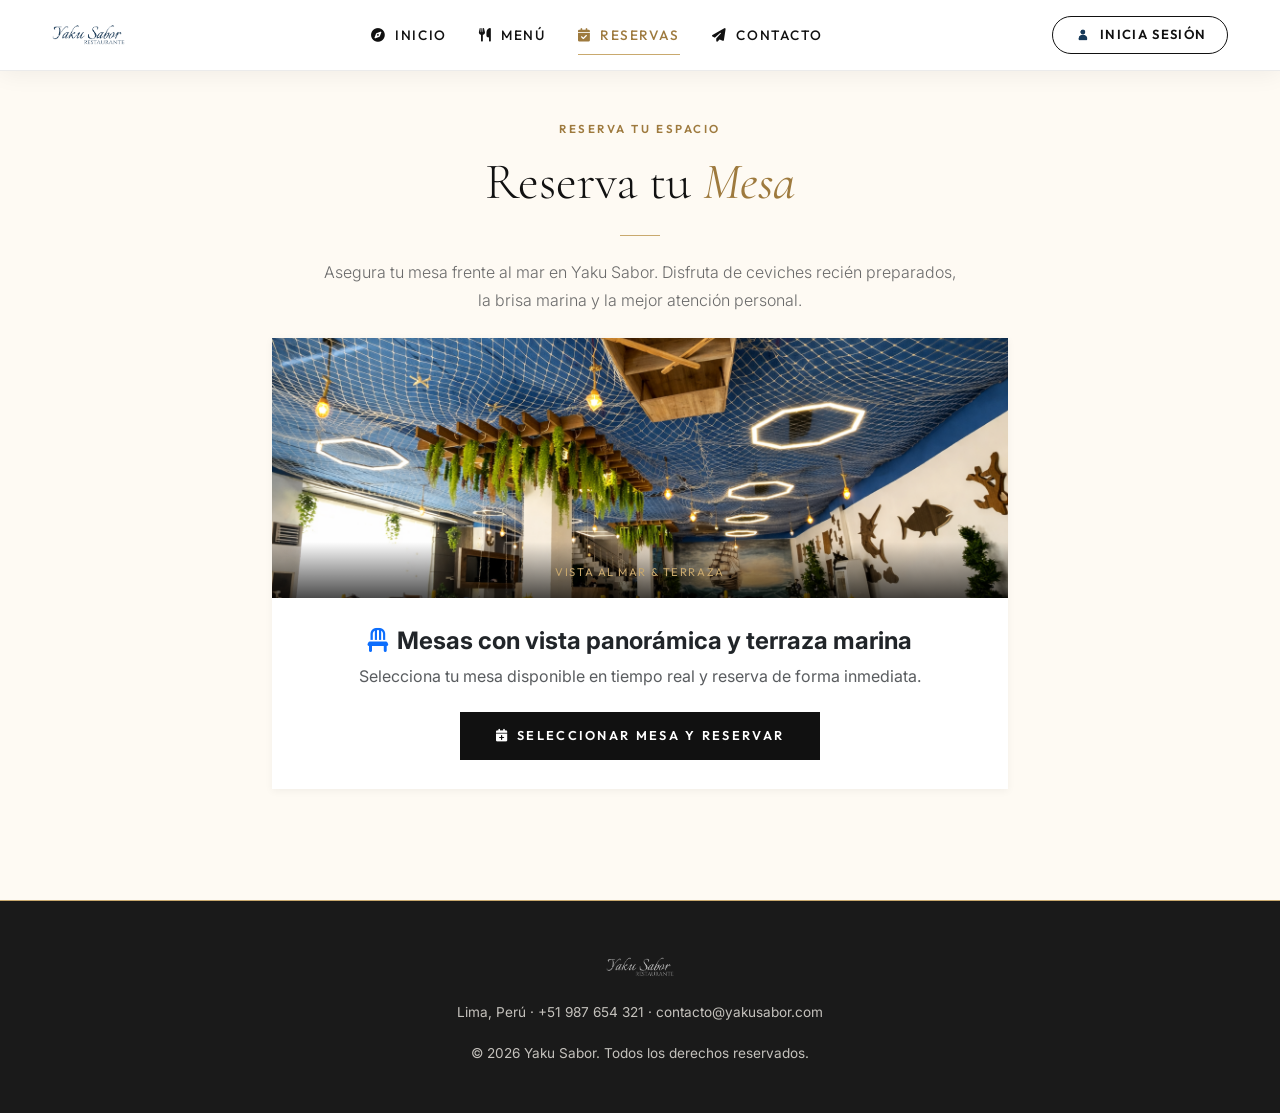
<file: Frontend/Principal/HTML/reservas.html>
<!DOCTYPE html>
<html lang="es">

<head>
    <meta charset="UTF-8">
    <meta name="viewport" content="width=device-width, initial-scale=1.0">
    <title>Yaku Sabor - Reservas de Mesa Frente al Mar</title>
    <!-- Bootstrap 5 -->
    <link href="https://cdn.jsdelivr.net/npm/bootstrap@5.3.8/dist/css/bootstrap.min.css" rel="stylesheet"
        integrity="sha384-sRIl4kxILFvY47J16cr9ZwB07vP4J8+LH7qKQnuqkuIAvNWLzeN8tE5YBujZqJLB" crossorigin="anonymous">
    <!-- FontAwesome & Bootstrap Icons -->
    <link rel="stylesheet" href="https://cdnjs.cloudflare.com/ajax/libs/font-awesome/6.5.1/css/all.min.css">
    <link rel="stylesheet" href="https://cdn.jsdelivr.net/npm/bootstrap-icons@1.11.3/font/bootstrap-icons.min.css">
    <!-- Custom Style -->
    <link rel="stylesheet" href="../CSS/style.css?v=5">
</head>

<body>
    <!-- Navbar -->
    <nav class="navbar navbar-expand-lg" id="mainNavbar">
        <div class="container-fluid">
            <a class="navbar-brand" href="index.html">
                <img src="../../../img/ICON1.png" alt="Yaku Sabor" id="navLogo" data-logo-default="../../../img/ICON1.png"
                    data-logo-scroll="../../../img/icon2.png" />
            </a>
            <button class="navbar-toggler" type="button" data-bs-toggle="collapse" data-bs-target="#navbarNav"
                aria-controls="navbarNav" aria-expanded="false" aria-label="Toggle navigation">
                <span class="navbar-toggler-icon"></span>
            </button>
            <div class="collapse navbar-collapse" id="navbarNav">
                <ul class="navbar-nav mx-auto">
                    <li class="nav-item">
                        <a class="nav-link" href="index.html">
                            <i class="fa-solid fa-compass me-1"></i> INICIO
                        </a>
                    </li>
                    <li class="nav-item">
                        <a class="nav-link" href="menu.html">
                            <i class="fa-solid fa-utensils me-1"></i> MENÚ
                        </a>
                    </li>
                    <li class="nav-item">
                        <a class="nav-link active" href="reservas.html">
                            <i class="fa-solid fa-calendar-check me-1"></i> RESERVAS
                        </a>
                    </li>
                    <li class="nav-item">
                        <a class="nav-link" href="Contacto.html">
                            <i class="fa-solid fa-paper-plane me-1"></i> CONTACTO
                        </a>
                    </li>
                </ul>
                <div class="navbar-actions">
                    <button type="button" class="nav-link nav-register-btn" aria-label="Registro"
                        data-bs-toggle="modal" data-bs-target="#registroModal">
                        <img src="../../../img/register1.png" alt="Registrar"
                            class="nav-register-image nav-register-default"
                            data-register-default="../../../img/register1.png"
                            data-register-scroll="../../../img/register2.png" />
                        <span>Inicia Sesión</span>
                    </button>
                </div>
            </div>
        </div>
    </nav>

    <!-- Modal Login -->
    <div class="modal fade" id="registroModal" tabindex="-1" aria-labelledby="registroModalLabel" aria-hidden="true">
        <div class="modal-dialog modal-dialog-centered">
            <div class="modal-content">
                <div class="modal-header">
                    <h5 class="modal-title" id="registroModalLabel">
                        <i class="fa-solid fa-user-circle me-2 text-warning"></i>Iniciar Sesión
                    </h5>
                    <button type="button" class="btn-close" data-bs-dismiss="modal" aria-label="Cerrar"></button>
                </div>
                <div class="modal-body">
                    <form id="loginForm">
                        <div class="mb-3">
                            <label for="exampleInputEmail1" class="form-label fw-bold">Correo electrónico</label>
                            <input type="email" class="form-control" id="exampleInputEmail1" placeholder="tuemail@ejemplo.com" required>
                        </div>
                        <div class="mb-3">
                            <label for="exampleInputPassword1" class="form-label fw-bold">Contraseña</label>
                            <input type="password" class="form-control" id="exampleInputPassword1" placeholder="••••••••" required>
                        </div>
                        <button type="submit" class="btn btn-primary w-100 py-2">
                            <i class="fa-solid fa-right-to-bracket me-2"></i>Ingresar
                        </button>
                    </form>
                </div>
                <div class="modal-footer d-flex justify-content-between">
                    <a href="#" class="text-decoration-none text-muted small">¿Olvidaste tu contraseña?</a>
                    <a href="#" id="linkToRegister" class="text-decoration-none small text-primary fw-bold">
                        ¿No tienes cuenta? Regístrate
                    </a>
                </div>
            </div>
        </div>
    </div>

    <!-- Modal Registro -->
    <div class="modal fade" id="crearCuentaModal" tabindex="-1" aria-labelledby="crearCuentaModalLabel" aria-hidden="true">
        <div class="modal-dialog modal-dialog-centered">
            <div class="modal-content">
                <div class="modal-header">
                    <h5 class="modal-title" id="crearCuentaModalLabel">
                        <i class="fa-solid fa-user-plus me-2 text-warning"></i>Crear Cuenta
                    </h5>
                    <button type="button" class="btn-close" data-bs-dismiss="modal" aria-label="Cerrar"></button>
                </div>
                <div class="modal-body">
                    <form id="registerForm">
                        <div class="mb-3">
                            <label for="regNombre" class="form-label fw-bold">Nombre completo</label>
                            <input type="text" class="form-control" id="regNombre" required>
                        </div>
                        <div class="mb-3">
                            <label for="regEmail" class="form-label fw-bold">Correo electrónico</label>
                            <input type="email" class="form-control" id="regEmail" required>
                        </div>
                        <div class="mb-3">
                            <label for="regPassword" class="form-label fw-bold">Contraseña</label>
                            <input type="password" class="form-control" id="regPassword" required>
                        </div>
                        <div class="mb-3">
                            <label for="regConfirmPassword" class="form-label fw-bold">Confirmar Contraseña</label>
                            <input type="password" class="form-control" id="regConfirmPassword" required>
                        </div>
                        <button type="submit" class="btn btn-primary w-100 py-2">
                            <i class="fa-solid fa-check-circle me-2"></i>Registrarse
                        </button>
                    </form>
                </div>
                <div class="modal-footer d-flex justify-content-center">
                    <a href="#" id="linkToLogin" class="text-decoration-none small text-primary fw-bold">
                        ¿Ya tienes cuenta? Inicia sesión
                    </a>
                </div>
            </div>
        </div>
    </div>

    <!-- Zona de Reservas -->
    <main class="Fondo-Reservas">
        <div class="container text-center">
            <span class="section-eyebrow">Reserva tu espacio</span>
            <h1 class="section-title">Reserva tu <em>Mesa</em></h1>
            <span class="section-divider"></span>
            <p class="section-lead mx-auto">
                Asegura tu mesa frente al mar en Yaku Sabor. Disfruta de ceviches recién preparados, la brisa marina y la mejor atención personal.
            </p>
        
        <div class="row justify-content-center my-4">
            <div class="col-md-8">
                <div class="card overflow-hidden">
                    <div class="position-relative">
                        <img src="../../../img/local.png" alt="Ambiente de Yaku Sabor" class="img-fluid w-100" style="height: 340px; object-fit: cover;">
                        <div class="position-absolute bottom-0 start-0 w-100 p-3" style="background:linear-gradient(to top, rgba(0,0,0,0.7) 0%, transparent 100%);">
                            <span style="font-family:var(--font-ui); font-size:0.7rem; letter-spacing:0.14em; text-transform:uppercase; color:var(--yk-gold);">Vista al Mar &amp; Terraza</span>
                        </div>
                    </div>
                    <div class="card-body bg-white p-4">
                        <h4 class="fw-bold mb-2 text-dark">
                            <i class="fa-solid fa-chair me-2 text-primary"></i>Mesas con vista panorámica y terraza marina
                        </h4>
                        <p class="text-muted mb-4">Selecciona tu mesa disponible en tiempo real y reserva de forma inmediata.</p>
                        <button type="button" class="btn btn-primary btn-lg px-5 py-3 shadow" data-bs-toggle="modal" data-bs-target="#reservaMesasModal">
                            <i class="fa-solid fa-calendar-plus me-2"></i>Seleccionar Mesa y Reservar
                        </button>
                    </div>
                </div>
            </div>
        </div>
        </div>
    </main>

    <!-- Modal Selección de Mesas -->
    <div class="modal fade" id="reservaMesasModal" tabindex="-1" aria-labelledby="reservaMesasModalLabel" aria-hidden="true">
        <div class="modal-dialog modal-lg modal-dialog-centered">
            <div class="modal-content">
                <div class="modal-header">
                    <h5 class="modal-title" id="reservaMesasModalLabel">
                        <i class="fa-solid fa-grid-2 me-2 text-warning"></i>Selecciona tu mesa disponible
                    </h5>
                    <button type="button" class="btn-close" data-bs-dismiss="modal" aria-label="Cerrar"></button>
                </div>
                <div class="modal-body">
                    <div id="reservaFeedback" class="alert alert-info py-2 d-none mb-3" role="alert"></div>
                    <div class="d-flex justify-content-center gap-3 flex-wrap mb-4">
                        <span class="badge rounded-pill bg-success px-3 py-2 fs-6">
                            <i class="fa-solid fa-circle-check me-1"></i>Libre / Disponible
                        </span>
                        <span class="badge rounded-pill bg-danger px-3 py-2 fs-6">
                            <i class="fa-solid fa-circle-xmark me-1"></i>Ocupada
                        </span>
                        <span class="badge rounded-pill bg-warning text-dark px-3 py-2 fs-6">
                            <i class="fa-solid fa-star me-1"></i>Tu Selección
                        </span>
                    </div>
                    
                    <div id="mesasGrid" class="d-flex justify-content-center flex-wrap gap-2 p-2" aria-live="polite"></div>
                    <p id="mesaSeleccionadaTexto" class="text-center mt-3 mb-0 fw-bold text-primary">
                        Ninguna mesa seleccionada.
                    </p>
                </div>
                <div class="modal-footer">
                    <button type="button" class="btn btn-outline-secondary rounded-pill" data-bs-dismiss="modal">Cancelar</button>
                    <button type="button" class="btn btn-primary" id="confirmarReservaBtn" disabled>
                        <i class="fa-solid fa-check-double me-1"></i>Confirmar Reserva
                    </button>
                </div>
            </div>
        </div>
    </div>

    <!-- Footer -->
    <footer class="py-5">
        <div class="container text-center">
            <img src="../../../img/ICON1.png" alt="Yaku Sabor" style="height:36px; filter:brightness(0) invert(1); margin-bottom:1rem; opacity:0.7;">
            <p class="small">Lima, Perú · +51 987 654 321 · contacto@yakusabor.com</p>
            <small>&copy; 2026 Yaku Sabor. Todos los derechos reservados.</small>
        </div>
    </footer>

    <script src="https://cdn.jsdelivr.net/npm/bootstrap@5.3.8/dist/js/bootstrap.bundle.min.js"
        integrity="sha384-FKyoEForCGlyvwx9Hj09JcYn3nv7wiPVlz7YYwJrWVcXK/BmnVDxM+D2scQbITxI"
        crossorigin="anonymous"></script>

    <script src="../../Shared/JS/api-config.js"></script>
    <script src="../../Principal/JS/nav.js"></script>
    <script src="../../Principal/JS/login.js"></script>
    <script src="../../Principal/JS/reservas.js"></script>
</body>

</html>
</file>
<file: Frontend/Dashboard/CSS/styledash.css>
@import url('https://fonts.googleapis.com/css2?family=Outfit:wght@400;500;600;700;800&family=Plus+Jakarta+Sans:wght@400;500;600;700;800&display=swap');
@import url('https://cdnjs.cloudflare.com/ajax/libs/font-awesome/6.5.1/css/all.min.css');
@import url('https://cdn.jsdelivr.net/npm/bootstrap-icons@1.11.3/font/bootstrap-icons.min.css');

/* ========================================== */
/* 🌊 SISTEMA DE DISEÑO DASHBOARD EJECUTIVO  */
/* ========================================== */
:root {
    --dash-deep: #111111;        /* Charcoal Dark Sidebar */
    --dash-navy: #1A1A1A;        /* Dark Navbar/Sidebar Base */
    --dash-gold: #C9A96E;        /* Miramar Gold */
    --dash-surface: #FEFAF3;     /* Cream Background */
    --dash-card: #FFFFFF;        /* Pure white for cards */
    
    --dash-cyan: #00A8CC;        /* Aqua Vibrante Accent */
    --dash-teal: #05B292;        /* Estado Libre / Verde */
    --dash-coral: #E11D48;       /* Estado Ocupado / Rojo */
    --dash-amber: #D97706;       /* Estado Pendiente / Reserva */
    
    --dash-border: #E2E8F0;
    --dash-shadow: 0 10px 30px rgba(15, 23, 42, 0.06);
    --dash-shadow-lg: 0 16px 40px rgba(15, 23, 42, 0.12);
    
    --radius-sm: 10px;
    --radius-md: 16px;
    --radius-lg: 24px;
    --radius-pill: 999px;
}

* {
    margin: 0;
    padding: 0;
    box-sizing: border-box;
}

body {
    font-family: 'Plus Jakarta Sans', sans-serif;
    min-height: 100vh;
    background-color: var(--dash-surface);
    color: #0F172A;
    overflow-x: hidden;
}

/* ========================================== */
/* 🔝 BARRA SUPERIOR (TOP NAVBAR)            */
/* ========================================== */
.navbar {
    background: var(--dash-navy) !important;
    border-bottom: 2px solid var(--dash-gold);
    box-shadow: 0 4px 20px rgba(6, 20, 38, 0.25);
    padding: 0.7rem 1.5rem !important;
    position: sticky;
    top: 0;
    z-index: 100;
}

.profile-img {
    width: 44px;
    height: 44px;
    border-radius: 50%;
    object-fit: cover;
    border: 2px solid var(--dash-gold);
    box-shadow: 0 0 12px rgba(197, 160, 89, 0.3);
    transition: transform 0.3s ease;
}

.profile-img:hover {
    transform: scale(1.08);
}

#dashboardUserName {
    font-family: 'Outfit', sans-serif;
    font-size: 1rem;
    font-weight: 700;
    color: #FFFFFF !important;
}

#dashboardUserRole {
    font-size: 0.78rem;
    font-weight: 700;
    text-transform: uppercase;
    letter-spacing: 0.08em;
    background: rgba(197, 160, 89, 0.2);
    color: var(--dash-gold) !important;
    padding: 0.2rem 0.6rem;
    border-radius: var(--radius-pill);
    display: inline-block;
    margin-top: 2px;
}

#dashboardLogoutBtn {
    border-radius: var(--radius-pill);
    font-family: 'Outfit', sans-serif;
    font-weight: 700;
    font-size: 0.85rem;
    padding: 0.45rem 1.1rem;
    border: 1.5px solid rgba(225, 29, 72, 0.4);
    color: #FF4D6D;
    background: rgba(225, 29, 72, 0.1);
    transition: all 0.25s ease;
}

#dashboardLogoutBtn:hover {
    background: #E11D48;
    color: #ffffff;
    border-color: #E11D48;
    box-shadow: 0 6px 18px rgba(225, 29, 72, 0.35);
    transform: translateY(-1px);
}

/* ========================================== */
/* 📐 WRAPPER Y GRID DEL DASHBOARD           */
/* ========================================== */
.dashboard-wrapper {
    padding: 1.5rem 1.5rem 3rem 1.5rem;
    width: 100%;
}

.dashboard-grid {
    display: grid;
    grid-template-columns: 280px 1fr;
    gap: 28px;
    width: 100%;
    align-items: start;
}

/* ========================================== */
/* 🌊 SIDEBAR MARINO EJECUTIVO (.col-left)   */
/* ========================================== */
.restaurant-card {
    background: var(--dash-navy);
    padding: 1.8rem 1.2rem;
    border-radius: var(--radius-lg);
    box-shadow: var(--dash-shadow-lg);
    border: 1px solid rgba(197, 160, 89, 0.3);
    position: sticky;
    top: 90px;
}

.restaurant-header {
    text-align: center;
    padding-bottom: 1.2rem;
    border-bottom: 1px solid rgba(255, 255, 255, 0.1);
    margin-bottom: 1.2rem;
}

.icon-img {
    width: 75%;
    max-width: 170px;
    height: auto;
    object-fit: contain;
    display: block;
    margin: 0 auto;
    filter: drop-shadow(0 4px 12px rgba(197, 160, 89, 0.3));
    transition: transform 0.3s ease;
}

.icon-img:hover {
    transform: scale(1.05);
}

.left-options {
    display: flex;
    flex-direction: column;
    gap: 0.65rem;
}

.left-options .btn-pdf {
    background-color: rgba(255, 255, 255, 0.05);
    color: rgba(255, 255, 255, 0.9);
    padding: 0.75rem 1.1rem;
    display: flex;
    align-items: center;
    justify-content: flex-start;
    gap: 12px;
    text-decoration: none;
    font-family: 'Outfit', sans-serif;
    font-size: 0.95rem;
    font-weight: 600;
    border: 1px solid rgba(255, 255, 255, 0.08);
    border-radius: var(--radius-md);
    transition: all 0.3s ease;
    box-shadow: none;
}

.left-options .btn-pdf i {
    font-size: 1.1rem;
    color: var(--dash-gold);
    transition: transform 0.3s ease, color 0.3s ease;
}

.left-options .btn-pdf:hover {
    background-color: rgba(197, 160, 89, 0.15);
    color: #ffffff;
    border-color: var(--dash-gold);
    transform: translateX(4px);
    box-shadow: 0 4px 15px rgba(197, 160, 89, 0.2);
}

.left-options .btn-pdf:hover i {
    color: #FFFFFF;
    transform: scale(1.2);
}

.left-options .btn-pdf.active {
    background: linear-gradient(135deg, var(--dash-gold), #9A7B39);
    color: #ffffff;
    border-color: var(--dash-gold);
    font-weight: 700;
    box-shadow: 0 6px 20px rgba(197, 160, 89, 0.35);
}

.left-options .btn-pdf.active i {
    color: #ffffff;
}

/* ========================================== */
/* 📊 PANEL DE CONTENIDO PRINCIPAL           */
/* ========================================== */
.col-right .right-title {
    font-family: 'Outfit', sans-serif;
    font-size: 1.7rem;
    font-weight: 800;
    margin-bottom: 1.2rem;
    color: #0F172A;
    display: flex;
    align-items: center;
    gap: 10px;
}

.grid-dashboard {
    display: grid;
    grid-template-columns: repeat(2, 1fr);
    gap: 20px;
    padding: 6px 0;
    margin-top: 6px;
}

.card-panel {
    background: var(--dash-card);
    border-radius: var(--radius-md);
    padding: 1.4rem;
    display: flex;
    flex-direction: column;
    justify-content: center;
    box-shadow: var(--dash-shadow);
    min-height: 130px;
    border: 1px solid var(--dash-border);
    transition: all 0.3s ease;
}

.card-panel:hover {
    transform: translateY(-4px);
    box-shadow: var(--dash-shadow-lg);
    border-color: var(--dash-gold);
}

.metric-card {
    text-align: left;
    position: relative;
    overflow: hidden;
}

.metric-card::before {
    content: '';
    position: absolute;
    top: 0;
    left: 0;
    width: 4px;
    height: 100%;
    background: var(--dash-gold);
    border-top-left-radius: var(--radius-md);
    border-bottom-left-radius: var(--radius-md);
}

.metric-value {
    font-family: 'Outfit', sans-serif;
    font-size: 1.6rem;
    font-weight: 800;
    color: #0F172A;
    line-height: 1.2;
}

.metric-label {
    font-size: 0.88rem;
    font-weight: 600;
    color: #64748B;
    margin-top: 8px;
    display: flex;
    align-items: center;
    gap: 6px;
}

/* Module Viewer Frame */
.module-viewer {
    min-height: calc(100vh - 120px);
}

.module-frame {
    width: 100%;
    min-height: 75vh;
    border: 1px solid var(--dash-border);
    border-radius: var(--radius-lg);
    background: #ffffff;
    box-shadow: var(--dash-shadow-lg);
    overflow: hidden;
}

/* Responsivo */
@media (max-width: 992px) {
    .dashboard-grid {
        grid-template-columns: 1fr;
        padding: 0 10px;
    }

    .restaurant-card {
        position: static;
        margin-bottom: 1rem;
    }

    .grid-dashboard {
        grid-template-columns: repeat(2, 1fr);
    }
}
</file>
<file: Frontend/Dashboard/CSS/styleproducto.css>
:root {
     --navy: #1b3a57;
     --navy-light: #2f5b84;
     --navy-ghost: rgba(27, 58, 87, .06);
     --sky: #e8f1fb;
     --accent: #f0a500;
     --danger-soft: #fde8ea;
     --success-soft: #d6f5e3;
     --radius: 14px;
     --shadow: 0 8px 28px rgba(27, 58, 87, .10);
 }

 body {
     font-family: 'Trebuchet MS', Arial, sans-serif;
     color: var(--navy);
     min-height: 100vh;
 }

 .page-wrap {
     padding: 28px 24px;
 }

 .page-header {
     display: flex;
     align-items: flex-start;
     justify-content: space-between;
     flex-wrap: wrap;
     gap: 12px;
     margin-bottom: 22px;
 }

 .page-title {
     font-size: 1.35rem;
     font-weight: 700;
     color: var(--navy);
     margin: 0;
 }

 .page-sub {
     font-size: .85rem;
     color: #6b7b8a;
     margin: 0;
 }

 .products-card {
     background: #fff;
     border: 1px solid #dbe3ea;
     border-radius: var(--radius);
     box-shadow: var(--shadow);
     overflow: hidden;
 }

 .toolbar {
     display: flex;
     align-items: center;
     flex-wrap: wrap;
     gap: 10px;
     padding: 16px 20px;
     border-bottom: 1px solid #edf2f7;
     background: var(--navy-ghost);
 }

 .toolbar input[type="search"] {
     border-radius: 999px;
     border: 1px solid #c9daef;
     padding: 6px 14px;
     font-size: .88rem;
     width: 220px;
     outline: none;
     transition: .2s;
 }

 .toolbar input[type="search"]:focus {
     border-color: var(--navy);
     box-shadow: 0 0 0 3px rgba(27, 58, 87, .12);
 }

 .toolbar select {
     border-radius: 999px;
     border: 1px solid #c9daef;
     padding: 6px 14px;
     font-size: .88rem;
     outline: none;
     cursor: pointer;
     transition: .2s;
     background: #fff;
 }

 .toolbar select:focus {
     border-color: var(--navy);
     box-shadow: 0 0 0 3px rgba(27, 58, 87, .12);
 }

 .ms-auto-flex {
     margin-left: auto;
 }

 .btn-navy {
     background: var(--navy);
     color: #fff;
     border: none;
     border-radius: 999px;
     padding: 7px 18px;
     font-size: .88rem;
     font-weight: 600;
     cursor: pointer;
     transition: .2s;
     display: inline-flex;
     align-items: center;
     gap: 6px;
 }

 .btn-navy:hover {
     background: var(--navy-light);
     color: #fff;
 }

 .btn-icon {
     border: none;
     background: transparent;
     padding: 4px 8px;
     border-radius: 8px;
     cursor: pointer;
     font-size: .95rem;
     transition: .15s;
     display: inline-flex;
     align-items: center;
 }

 .btn-icon-edit {
     color: #2f5b84;
 }

 .btn-icon-edit:hover {
     background: var(--sky);
 }

 .btn-icon-del {
     color: #c0392b;
 }

 .btn-icon-del:hover {
     background: var(--danger-soft);
 }

 .table-wrap {
     overflow-x: auto;
 }

 table {
     width: 100%;
     border-collapse: collapse;
 }

 thead th {
     background: var(--navy);
     color: #fff;
     padding: 12px 16px;
     font-size: .82rem;
     font-weight: 600;
     letter-spacing: .04em;
     text-transform: uppercase;
     white-space: nowrap;
     border: none;
 }

 thead th:first-child {
     border-radius: 0;
 }

 tbody tr {
     border-bottom: 1px solid #edf2f7;
     transition: .15s;
 }

 tbody tr:hover {
     background: var(--navy-ghost);
 }

 tbody td {
     padding: 11px 16px;
     font-size: .9rem;
     vertical-align: middle;
 }

 .badge-cat {
     background: var(--sky);
     color: var(--navy);
     border: 1px solid #c9daef;
     border-radius: 999px;
     padding: 3px 10px;
     font-size: .78rem;
     font-weight: 600;
 }

 .badge-on {
     background: var(--success-soft);
     color: #0d6832;
     border-radius: 999px;
     padding: 3px 10px;
     font-size: .78rem;
     font-weight: 600;
 }

 .badge-off {
     background: var(--danger-soft);
     color: #a51628;
     border-radius: 999px;
     padding: 3px 10px;
     font-size: .78rem;
     font-weight: 600;
 }

 .toggle-avail {
     border: none;
     border-radius: 999px;
     padding: 4px 12px;
     font-size: .78rem;
     font-weight: 600;
     cursor: pointer;
     transition: .2s;
 }

 .toggle-avail.on {
     background: #d6f5e3;
     color: #0d6832;
 }

 .toggle-avail.on:hover {
     background: #b8edce;
 }

 .toggle-avail.off {
     background: #fde8ea;
     color: #a51628;
 }

 .toggle-avail.off:hover {
     background: #f8c8cc;
 }

 .table-placeholder {
     text-align: center;
     padding: 48px;
     color: #8fa3b0;
     font-size: .95rem;
 }

 .spinner-inline {
     width: 18px;
     height: 18px;
     border: 2.5px solid #dbe3ea;
     border-top-color: var(--navy);
     border-radius: 50%;
     animation: spin .7s linear infinite;
     display: inline-block;
     vertical-align: middle;
     margin-right: 8px;
 }

 @keyframes spin {
     to {
         transform: rotate(360deg);
     }
 }

 .status-bar {
     padding: 8px 20px;
     font-size: .82rem;
     min-height: 34px;
     border-top: 1px solid #edf2f7;
 }

 .modal-content {
     border: none;
     border-radius: var(--radius);
     box-shadow: 0 20px 60px rgba(27, 58, 87, .18);
 }

 .modal-header {
     background: var(--navy);
     color: #fff;
     border-radius: var(--radius) var(--radius) 0 0;
     padding: 16px 22px;
 }

 .modal-header .btn-close {
     filter: invert(1) brightness(2);
 }

 .modal-title {
     font-size: 1rem;
     font-weight: 700;
 }

 .modal-body {
     padding: 22px;
 }

 .modal-footer {
     border-top: 1px solid #edf2f7;
     padding: 14px 22px;
 }

 .form-label {
     font-size: .83rem;
     font-weight: 600;
     color: var(--navy);
     margin-bottom: 4px;
 }

 .form-control,
 .form-select {
     border-radius: 10px;
     border: 1px solid #c9daef;
     font-size: .9rem;
     transition: .2s;
 }

 .form-control:focus,
 .form-select:focus {
     border-color: var(--navy);
     box-shadow: 0 0 0 3px rgba(27, 58, 87, .12);
 }

 /* Precio con símbolo */
 .input-prefix {
     position: relative;
 }

 .input-prefix span {
     position: absolute;
     left: 12px;
     top: 50%;
     transform: translateY(-50%);
     color: #6b7b8a;
     font-size: .9rem;
     pointer-events: none;
 }

 .input-prefix input {
     padding-left: 30px;
 }

 /* ── Paginación ─────────────────────────────────────── */
 .pagination-bar {
     display: flex;
     align-items: center;
     justify-content: space-between;
     flex-wrap: wrap;
     gap: 8px;
     padding: 12px 20px;
     border-top: 1px solid #edf2f7;
     font-size: .83rem;
     color: #6b7b8a;
 }

 .page-btns {
     display: flex;
     gap: 4px;
 }

 .page-btns button {
     border: 1px solid #c9daef;
     background: #fff;
     color: var(--navy);
     border-radius: 8px;
     padding: 4px 10px;
     font-size: .82rem;
     cursor: pointer;
     transition: .15s;
 }

 .page-btns button:hover {
     background: var(--sky);
 }

 .page-btns button.active {
     background: var(--navy);
     color: #fff;
     border-color: var(--navy);
 }

 .page-btns button:disabled {
     opacity: .4;
     cursor: default;
 }
</file>
<file: Frontend/Principal/CSS/style.css>
@import url('https://fonts.googleapis.com/css2?family=Cormorant+Garamond:ital,wght@0,300;0,400;0,600;0,700;1,300;1,400;1,600&family=Inter:wght@300;400;500;600&family=Outfit:wght@400;500;600;700&display=swap');
@import url('https://cdnjs.cloudflare.com/ajax/libs/font-awesome/6.5.1/css/all.min.css');
@import url('https://cdn.jsdelivr.net/npm/bootstrap-icons@1.11.3/font/bootstrap-icons.min.css');

/* ================================================ */
/*  YAKU SABOR — SISTEMA DE DISEÑO                  */
/*  Inspirado en la estética Miramar Cambrils:       */
/*  Minimalismo de lujo, serif elegante, fondos     */
/*  cálidos crema, dorado sobrio, negro puro.       */
/* ================================================ */

:root {
    /* ── Paleta Principal ── */
    --yk-cream:    #FEFAF3;        /* Fondo principal cálido */
    --yk-cream-2:  #F7F2E8;        /* Fondo alterno crema */
    --yk-white:    #FFFFFF;
    --yk-charcoal: #111111;        /* Texto principal */
    --yk-dark:     #1A1A1A;        /* Navbar oscuro / Footer */
    --yk-gray:     #6B6B6B;        /* Texto secundario */
    --yk-gray-lt:  #EBEBEB;        /* Bordes, divisores */
    --yk-gold:     #C9A96E;        /* Accent dorado sobrio */
    --yk-gold-dk:  #9E7A3E;        /* Dorado oscuro hover */
    --yk-gold-lt:  #F5ECD9;        /* Fondo dorado suave */

    /* ── Espaciado ── */
    --section-pad: clamp(80px, 10vw, 140px);

    /* ── Tipografía ── */
    --font-serif:  'Cormorant Garamond', Georgia, serif;
    --font-sans:   'Inter', system-ui, sans-serif;
    --font-ui:     'Outfit', sans-serif;

    /* ── Radios ── */
    --r-sm:  6px;
    --r-md:  12px;
    --r-lg:  20px;
    --r-pill: 999px;

    /* ── Sombras ── */
    --sh-xs:  0 2px 8px rgba(0,0,0,0.05);
    --sh-sm:  0 4px 20px rgba(0,0,0,0.07);
    --sh-md:  0 12px 40px rgba(0,0,0,0.10);
    --sh-lg:  0 24px 60px rgba(0,0,0,0.13);

    /* ── Transición ── */
    --ease: 0.35s cubic-bezier(0.25, 0.46, 0.45, 0.94);
}

/* ── Reset mínimo ── */
*, *::before, *::after { box-sizing: border-box; }

html { scroll-behavior: smooth; }

body {
    font-family: var(--font-sans);
    background-color: var(--yk-cream);
    color: var(--yk-charcoal);
    overflow-x: hidden;
    -webkit-font-smoothing: antialiased;
    padding-top: 0; /* Navbar transparente — no necesita offset */
}

/* ════════════════════════════════════════════════ */
/*  NAVBAR TRANSPARENTE → BLANCO AL SCROLL         */
/* ════════════════════════════════════════════════ */
.navbar {
    position: fixed !important;
    top: 0; left: 0; right: 0;
    z-index: 1050;

    /* Estado inicial: transparente sobre el hero */
    background: transparent !important;
    border-bottom: none;
    box-shadow: none;
    padding: 1.2rem 2.5rem !important;
    transition: background var(--ease), box-shadow var(--ease), padding var(--ease) !important;
}

/* Estado al hacer scroll */
.navbar.scrolled {
    background: var(--yk-white) !important;
    box-shadow: 0 1px 0 var(--yk-gray-lt), 0 4px 24px rgba(0,0,0,0.06) !important;
    padding: 0.7rem 2.5rem !important;
}

/* Logo */
#navLogo,
.navbar-brand img {
    height: 44px !important;
    width: auto !important;
    object-fit: contain !important;
    transition: height var(--ease) !important;
    filter: brightness(0) invert(1); /* Blanco sobre hero */
}

.navbar.scrolled #navLogo,
.navbar.scrolled .navbar-brand img {
    filter: none; /* Original al hacer scroll */
    height: 38px !important;
}

.navbar-brand:hover img { opacity: 0.85; }

/* Links */
.navbar-nav {
    gap: 2rem !important;
}

.navbar-nav .nav-link {
    color: rgba(255,255,255,0.92) !important;
    font-family: var(--font-ui) !important;
    font-weight: 500 !important;
    font-size: 0.85rem !important;
    letter-spacing: 0.12em !important;
    text-transform: uppercase !important;
    padding: 0.4rem 0 !important;
    text-decoration: none !important;
    position: relative;
    transition: color var(--ease) !important;
}

.navbar-nav .nav-link::after {
    content: '';
    position: absolute;
    bottom: -3px; left: 0;
    width: 0; height: 1px;
    background: var(--yk-gold);
    transition: width var(--ease);
}

.navbar-nav .nav-link:hover::after,
.navbar-nav .nav-link.active::after { width: 100%; }

.navbar-nav .nav-link:hover,
.navbar-nav .nav-link.active { color: var(--yk-gold) !important; }

/* Links cuando navbar es blanca */
.navbar.scrolled .navbar-nav .nav-link {
    color: var(--yk-charcoal) !important;
}
.navbar.scrolled .navbar-nav .nav-link:hover,
.navbar.scrolled .navbar-nav .nav-link.active {
    color: var(--yk-gold-dk) !important;
}

/* Botón sesión */
.nav-register-btn {
    font-family: var(--font-ui) !important;
    font-size: 0.82rem !important;
    font-weight: 600 !important;
    letter-spacing: 0.1em !important;
    text-transform: uppercase !important;
    color: rgba(255,255,255,0.92) !important;
    border: 1.5px solid rgba(255,255,255,0.55) !important;
    background: transparent !important;
    padding: 0.5rem 1.3rem !important;
    border-radius: var(--r-pill) !important;
    display: inline-flex !important;
    align-items: center !important;
    gap: 0.5rem !important;
    cursor: pointer;
    transition: all var(--ease) !important;
    box-shadow: none !important;
}

.nav-register-btn:hover {
    background: var(--yk-gold) !important;
    border-color: var(--yk-gold) !important;
    color: #fff !important;
}

.navbar.scrolled .nav-register-btn {
    color: var(--yk-charcoal) !important;
    border-color: var(--yk-charcoal) !important;
}

.navbar.scrolled .nav-register-btn:hover {
    background: var(--yk-charcoal) !important;
    color: #fff !important;
}

.nav-register-image {
    width: 18px !important;
    height: 18px !important;
    object-fit: contain !important;
    filter: brightness(0) invert(1);
}

.navbar.scrolled .nav-register-image {
    filter: none;
}

/* Toggler mobile */
.navbar-toggler {
    border: 1.5px solid rgba(255,255,255,0.5) !important;
    border-radius: var(--r-sm) !important;
    padding: 0.35rem 0.6rem !important;
}
.navbar-toggler-icon { filter: invert(1) !important; }
.navbar.scrolled .navbar-toggler { border-color: var(--yk-charcoal) !important; }
.navbar.scrolled .navbar-toggler-icon { filter: none !important; }

/* ════════════════════════════════════════════════ */
/*  HERO BANNER — FULL VIEWPORT                    */
/* ════════════════════════════════════════════════ */
.banner {
    width: 100%;
    height: 100svh;
    min-height: 600px;
    position: relative;
    overflow: hidden;
}

.banner img {
    width: 100%;
    height: 100%;
    object-fit: cover;
    object-position: center;
    transition: transform 8s ease;
}

.banner:hover img { transform: scale(1.03); }

/* Overlay elegante y sutil */
.banner::after {
    content: '';
    position: absolute;
    inset: 0;
    background: linear-gradient(
        to bottom,
        rgba(0,0,0,0.20) 0%,
        rgba(0,0,0,0.10) 30%,
        rgba(0,0,0,0.50) 100%
    );
    pointer-events: none;
}

.hero-overlay-content {
    position: absolute;
    bottom: 12%;
    left: 50%;
    transform: translateX(-50%);
    width: 100%;
    max-width: 860px;
    z-index: 10;
    text-align: center;
    color: #FFFFFF;
    padding: 0 2rem;
}

/* Ornamento de línea */
.hero-ornament {
    display: block;
    width: 50px;
    height: 1px;
    background: var(--yk-gold);
    margin: 0 auto 1.5rem;
}

.hero-overlay-content .hero-eyebrow {
    font-family: var(--font-ui);
    font-size: 0.78rem;
    font-weight: 600;
    letter-spacing: 0.22em;
    text-transform: uppercase;
    color: var(--yk-gold);
    margin-bottom: 1rem;
    display: block;
}

.hero-overlay-content h1 {
    font-family: var(--font-serif) !important;
    font-weight: 300 !important;
    font-size: clamp(3rem, 7vw, 6rem) !important;
    line-height: 1.05 !important;
    letter-spacing: 0.01em !important;
    color: #FFFFFF !important;
    text-shadow: 0 2px 30px rgba(0,0,0,0.3) !important;
    margin-bottom: 1.4rem;
}

.hero-overlay-content h1 em {
    font-style: italic;
    font-weight: 400;
    color: var(--yk-gold);
}

.hero-overlay-content p {
    font-family: var(--font-sans) !important;
    font-size: 1.05rem !important;
    font-weight: 300 !important;
    color: rgba(255,255,255,0.82) !important;
    letter-spacing: 0.04em !important;
    line-height: 1.6 !important;
    margin-bottom: 2.2rem;
    max-width: 560px;
    margin-left: auto;
    margin-right: auto;
}

/* Scroll indicator */
.hero-scroll-hint {
    position: absolute;
    bottom: 2rem;
    left: 50%;
    transform: translateX(-50%);
    z-index: 10;
    display: flex;
    flex-direction: column;
    align-items: center;
    gap: 0.4rem;
    color: rgba(255,255,255,0.6);
    font-family: var(--font-ui);
    font-size: 0.72rem;
    letter-spacing: 0.15em;
    text-transform: uppercase;
    animation: bounce 2.5s infinite;
}

.hero-scroll-hint i { font-size: 1rem; }

@keyframes bounce {
    0%, 100% { transform: translateX(-50%) translateY(0); }
    50% { transform: translateX(-50%) translateY(6px); }
}

/* ════════════════════════════════════════════════ */
/*  TIPOGRAFÍA & SECCIONES                         */
/* ════════════════════════════════════════════════ */

/* Título de sección estilo Miramar */
.section-eyebrow {
    display: block;
    font-family: var(--font-ui);
    font-size: 0.72rem;
    font-weight: 600;
    letter-spacing: 0.22em;
    text-transform: uppercase;
    color: var(--yk-gold-dk);
    margin-bottom: 1rem;
}

.section-title {
    font-family: var(--font-serif) !important;
    font-weight: 300 !important;
    font-size: clamp(2rem, 4vw, 3.2rem) !important;
    line-height: 1.15 !important;
    color: var(--yk-charcoal) !important;
    margin-bottom: 0 !important;
}

.section-title em {
    font-style: italic;
    font-weight: 400;
    color: var(--yk-gold-dk);
}

.section-divider {
    display: block;
    width: 40px;
    height: 1px;
    background: var(--yk-gold);
    margin: 1.4rem auto;
}

.section-divider.left { margin-left: 0; margin-right: auto; }

.section-lead {
    font-family: var(--font-sans) !important;
    font-size: 1rem !important;
    font-weight: 300 !important;
    color: var(--yk-gray) !important;
    line-height: 1.75 !important;
    max-width: 640px;
}

.section-pad { padding-top: var(--section-pad); padding-bottom: var(--section-pad); }
.section-pad-sm { padding-top: calc(var(--section-pad) * 0.6); padding-bottom: calc(var(--section-pad) * 0.6); }

/* Fondo alternante crema */
.bg-cream { background-color: var(--yk-cream) !important; }
.bg-cream-2 { background-color: var(--yk-cream-2) !important; }
.bg-white-clean { background-color: var(--yk-white) !important; }
.bg-dark-yk { background-color: var(--yk-dark) !important; }

/* Eliminar clases problemáticas viejas */
.display-4, .titulo-carta {
    font-family: var(--font-serif) !important;
    font-weight: 300 !important;
    color: var(--yk-charcoal) !important;
    font-size: clamp(2rem, 4vw, 3rem) !important;
    text-shadow: none !important;
    letter-spacing: 0.01em !important;
    text-transform: none !important;
}

.lead, .section-subtitle {
    font-size: 1rem !important;
    font-weight: 300 !important;
    color: var(--yk-gray) !important;
    line-height: 1.75 !important;
}

/* ════════════════════════════════════════════════ */
/*  BADGES — ESTILO MIRAMAR (SIN COLORES FUERTES) */
/* ════════════════════════════════════════════════ */
.beach-badge,
.beach-badge-coral {
    display: inline-block !important;
    font-family: var(--font-ui) !important;
    font-size: 0.72rem !important;
    font-weight: 600 !important;
    letter-spacing: 0.2em !important;
    text-transform: uppercase !important;
    color: var(--yk-gold-dk) !important;
    background: transparent !important;
    border: none !important;
    box-shadow: none !important;
    padding: 0 !important;
    margin-bottom: 0.8rem !important;
}

/* ════════════════════════════════════════════════ */
/*  BOTONES                                        */
/* ════════════════════════════════════════════════ */

/* Botón oscuro sólido (primario Miramar) */
.btn-primary,
.btn-yk-dark {
    background: var(--yk-charcoal) !important;
    color: #FFFFFF !important;
    border: 1.5px solid var(--yk-charcoal) !important;
    font-family: var(--font-ui) !important;
    font-size: 0.8rem !important;
    font-weight: 600 !important;
    letter-spacing: 0.18em !important;
    text-transform: uppercase !important;
    padding: 0.85rem 2.2rem !important;
    border-radius: 0 !important;
    box-shadow: none !important;
    transition: all var(--ease) !important;
    cursor: pointer;
}

.btn-primary:hover,
.btn-yk-dark:hover {
    background: var(--yk-gold) !important;
    border-color: var(--yk-gold) !important;
    color: #fff !important;
    transform: none !important;
    box-shadow: none !important;
}

/* Botón dorado contorno */
.btn-yk-outline {
    background: transparent !important;
    color: var(--yk-charcoal) !important;
    border: 1.5px solid var(--yk-gold) !important;
    font-family: var(--font-ui) !important;
    font-size: 0.8rem !important;
    font-weight: 600 !important;
    letter-spacing: 0.18em !important;
    text-transform: uppercase !important;
    padding: 0.85rem 2.2rem !important;
    border-radius: 0 !important;
    box-shadow: none !important;
    transition: all var(--ease) !important;
    cursor: pointer;
}

.btn-yk-outline:hover {
    background: var(--yk-gold) !important;
    color: #fff !important;
}

/* Botón blanco transparente (sobre hero) */
.btn-outline-white {
    background: transparent !important;
    color: #FFFFFF !important;
    border: 1.5px solid rgba(255,255,255,0.7) !important;
    font-family: var(--font-ui) !important;
    font-size: 0.8rem !important;
    font-weight: 600 !important;
    letter-spacing: 0.18em !important;
    text-transform: uppercase !important;
    padding: 0.85rem 2.2rem !important;
    border-radius: 0 !important;
    box-shadow: none !important;
    transition: all var(--ease) !important;
    cursor: pointer;
}

.btn-outline-white:hover {
    background: #fff !important;
    color: var(--yk-charcoal) !important;
    border-color: #fff !important;
}

/* Mantener clases Bootstrap funcionales */
.btn-outline-navy,
.btn-outline-secondary {
    font-family: var(--font-ui) !important;
    font-size: 0.8rem !important;
    letter-spacing: 0.1em !important;
    border-radius: 0 !important;
}

/* ════════════════════════════════════════════════ */
/*  TARJETAS DE PLATOS / PROMOS                    */
/* ════════════════════════════════════════════════ */
.card {
    background: var(--yk-white) !important;
    border: none !important;
    border-radius: 0 !important;
    overflow: hidden;
    box-shadow: var(--sh-xs) !important;
    transition: box-shadow var(--ease), transform var(--ease) !important;
}

.card:hover {
    box-shadow: var(--sh-md) !important;
    transform: translateY(-4px) !important;
}

.card img,
.card .card-img-top {
    width: 100%;
    height: 260px !important;
    object-fit: cover !important;
    transition: transform 0.7s ease !important;
    border-radius: 0 !important;
}

.card:hover img { transform: scale(1.04) !important; }

.card-body {
    padding: 1.8rem 1.6rem !important;
}

.card-title {
    font-family: var(--font-serif) !important;
    font-weight: 400 !important;
    font-size: 1.35rem !important;
    color: var(--yk-charcoal) !important;
    margin-bottom: 0.5rem !important;
    letter-spacing: 0.01em !important;
}

.card-text {
    font-family: var(--font-sans) !important;
    font-size: 0.9rem !important;
    font-weight: 300 !important;
    color: var(--yk-gray) !important;
    line-height: 1.7 !important;
}

.card-price {
    font-family: var(--font-ui);
    font-size: 1.05rem;
    font-weight: 600;
    color: var(--yk-gold-dk);
    margin-top: 0.8rem;
}

.contenedor {
    display: flex;
    gap: 2rem;
    flex-wrap: wrap;
    justify-content: center;
    padding: 1rem 0 2rem;
}

/* ════════════════════════════════════════════════ */
/*  CAJAS DE SERVICIOS / INFO                      */
/* ════════════════════════════════════════════════ */
.info-box-marine {
    background: var(--yk-white) !important;
    border: none !important;
    border-left: 2px solid var(--yk-gold-lt) !important;
    padding: 2rem 1.8rem !important;
    border-radius: 0 !important;
    box-shadow: var(--sh-xs) !important;
    transition: border-left-color var(--ease), box-shadow var(--ease) !important;
    color: var(--yk-charcoal) !important;
}

.info-box-marine:hover {
    border-left-color: var(--yk-gold) !important;
    box-shadow: var(--sh-sm) !important;
}

.info-box-marine h5 {
    font-family: var(--font-serif) !important;
    font-weight: 600 !important;
    font-size: 1.2rem !important;
    color: var(--yk-charcoal) !important;
    margin-bottom: 0.6rem !important;
}

.info-box-marine p {
    font-size: 0.9rem !important;
    color: var(--yk-gray) !important;
    font-weight: 300 !important;
    line-height: 1.6 !important;
}

/* ════════════════════════════════════════════════ */
/*  PESTAÑAS DE CATEGORÍA (MENÚ)                   */
/* ════════════════════════════════════════════════ */
.category-tabs-container {
    display: flex;
    justify-content: center;
    gap: 0;
    flex-wrap: wrap;
    margin: 2rem 0 3rem;
    border-bottom: 1px solid var(--yk-gray-lt);
    padding-bottom: 0;
}

.category-tab-btn {
    background: transparent !important;
    color: var(--yk-gray) !important;
    border: none !important;
    border-bottom: 2px solid transparent !important;
    border-radius: 0 !important;
    padding: 0.8rem 1.6rem !important;
    font-family: var(--font-ui) !important;
    font-weight: 500 !important;
    font-size: 0.82rem !important;
    letter-spacing: 0.12em !important;
    text-transform: uppercase !important;
    transition: all var(--ease) !important;
    cursor: pointer;
    box-shadow: none !important;
    margin-bottom: -1px;
}

.category-tab-btn:hover {
    color: var(--yk-charcoal) !important;
    border-bottom-color: var(--yk-gold-lt) !important;
}

.category-tab-btn.active {
    color: var(--yk-charcoal) !important;
    border-bottom-color: var(--yk-gold) !important;
    font-weight: 600 !important;
    background: transparent !important;
    box-shadow: none !important;
}

/* ════════════════════════════════════════════════ */
/*  CARRITO DE PEDIDOS                             */
/* ════════════════════════════════════════════════ */
.menu-cart {
    background: var(--yk-white) !important;
    border: 1px solid var(--yk-gray-lt) !important;
    border-radius: 0 !important;
    padding: 2rem !important;
    box-shadow: var(--sh-sm) !important;
    color: var(--yk-charcoal) !important;
}

.cart-total-label {
    font-family: var(--font-ui) !important;
    font-size: 0.72rem !important;
    font-weight: 600 !important;
    letter-spacing: 0.18em !important;
    text-transform: uppercase !important;
    color: var(--yk-gray) !important;
}

.cart-total {
    font-family: var(--font-serif) !important;
    color: var(--yk-gold-dk) !important;
    font-weight: 600 !important;
    font-size: 2.2rem !important;
}

/* ════════════════════════════════════════════════ */
/*  FORMULARIOS                                    */
/* ════════════════════════════════════════════════ */
.form-control,
.form-select {
    border-radius: 0 !important;
    padding: 0.82rem 1rem !important;
    border: none !important;
    border-bottom: 1.5px solid var(--yk-gray-lt) !important;
    background: transparent !important;
    color: var(--yk-charcoal) !important;
    font-weight: 400 !important;
    font-size: 0.95rem !important;
    transition: border-color var(--ease) !important;
    box-shadow: none !important;
}

.form-control:focus,
.form-select:focus {
    border-bottom-color: var(--yk-gold) !important;
    box-shadow: none !important;
    background: transparent !important;
}

.form-label {
    font-family: var(--font-ui) !important;
    font-size: 0.78rem !important;
    font-weight: 600 !important;
    letter-spacing: 0.1em !important;
    text-transform: uppercase !important;
    color: var(--yk-gray) !important;
    margin-bottom: 0.5rem !important;
}

/* Grupos de inputs con fondo blanco */
.input-group .form-control { border-bottom: 1.5px solid var(--yk-gray-lt) !important; }
.input-group-text {
    background: transparent !important;
    border: none !important;
    border-bottom: 1.5px solid var(--yk-gray-lt) !important;
    border-radius: 0 !important;
    color: var(--yk-gray) !important;
}

/* ════════════════════════════════════════════════ */
/*  MODALES                                        */
/* ════════════════════════════════════════════════ */
.modal-content {
    background: var(--yk-white) !important;
    border: none !important;
    border-radius: var(--r-md) !important;
    box-shadow: var(--sh-lg) !important;
    overflow: hidden;
}

.modal-header {
    border-bottom: 1px solid var(--yk-gray-lt) !important;
    padding: 1.5rem 2rem !important;
    background: var(--yk-dark) !important;
}

.modal-header .modal-title {
    font-family: var(--font-serif) !important;
    font-weight: 400 !important;
    font-size: 1.4rem !important;
    color: #FFFFFF !important;
    letter-spacing: 0.04em !important;
}

.modal-header .btn-close { filter: invert(1) !important; }

.modal-body { padding: 2rem !important; }
.modal-footer {
    border-top: 1px solid var(--yk-gray-lt) !important;
    padding: 1.2rem 2rem !important;
}

/* ════════════════════════════════════════════════ */
/*  TARJETAS DE CONTACTO / FORMULARIO              */
/* ════════════════════════════════════════════════ */
.contact-card {
    background: var(--yk-white) !important;
    border: 1px solid var(--yk-gray-lt) !important;
    border-radius: 0 !important;
    box-shadow: var(--sh-sm) !important;
    padding: 2.5rem 2rem !important;
}

/* ════════════════════════════════════════════════ */
/*  SECCIONES ESPECÍFICAS                          */
/* ════════════════════════════════════════════════ */
.Fondo-Menu,
.Fondo-Reservas,
.Fondo-Contacto {
    min-height: 100vh;
    background-color: var(--yk-cream) !important;
    background-image: none !important;
    color: var(--yk-charcoal) !important;
    padding-top: 120px !important;
    padding-bottom: 80px !important;
}

/* ════════════════════════════════════════════════ */
/*  FOOTER OSCURO ELEGANTE                         */
/* ════════════════════════════════════════════════ */
footer,
footer.bg-dark {
    background-color: var(--yk-dark) !important;
    border-top: 1px solid var(--yk-gold) !important;
    color: rgba(254, 250, 243, 0.75) !important;
}

footer a {
    color: rgba(254, 250, 243, 0.75);
    text-decoration: none;
    transition: color var(--ease);
}

footer a:hover { color: var(--yk-gold); }

footer h6, footer .footer-heading {
    font-family: var(--font-ui) !important;
    font-size: 0.72rem !important;
    letter-spacing: 0.2em !important;
    text-transform: uppercase !important;
    color: var(--yk-gold) !important;
    font-weight: 600 !important;
    margin-bottom: 1.2rem !important;
}

footer p, footer small, footer .small {
    font-size: 0.85rem !important;
    line-height: 1.7 !important;
    color: rgba(254, 250, 243, 0.75) !important;
}

footer .social-link {
    display: inline-flex;
    align-items: center;
    justify-content: center;
    width: 38px; height: 38px;
    border: 1px solid rgba(255,255,255,0.25);
    border-radius: 50%;
    color: rgba(254,250,243,0.75);
    font-size: 1rem;
    transition: all var(--ease);
}

footer .social-link:hover {
    border-color: var(--yk-gold);
    color: var(--yk-gold);
    background: rgba(201,169,110,0.15);
}

/* Botón de reserva en el footer — dorado sólido, siempre visible */
.btn-footer-reserve {
    display: inline-block;
    background: var(--yk-gold) !important;
    color: var(--yk-dark) !important;
    border: 1.5px solid var(--yk-gold) !important;
    font-family: var(--font-ui) !important;
    font-size: 0.75rem !important;
    font-weight: 700 !important;
    letter-spacing: 0.18em !important;
    text-transform: uppercase !important;
    padding: 0.8rem 1.8rem !important;
    border-radius: 0 !important;
    text-decoration: none !important;
    transition: all var(--ease) !important;
}

.btn-footer-reserve:hover {
    background: transparent !important;
    color: var(--yk-gold) !important;
    border-color: var(--yk-gold) !important;
}

/* ════════════════════════════════════════════════ */
/*  SECCIÓN TESTIMONIOS                            */
/* ════════════════════════════════════════════════ */
.testimonial-card {
    background: var(--yk-white);
    border-left: 2px solid var(--yk-gold);
    padding: 2rem;
    border-radius: 0;
    box-shadow: var(--sh-xs);
}

.testimonial-card blockquote {
    font-family: var(--font-serif);
    font-size: 1.05rem;
    font-style: italic;
    font-weight: 300;
    color: var(--yk-charcoal);
    line-height: 1.7;
    margin: 0 0 1rem;
}

.testimonial-card cite {
    font-family: var(--font-ui);
    font-size: 0.78rem;
    font-weight: 600;
    letter-spacing: 0.1em;
    text-transform: uppercase;
    color: var(--yk-gold-dk);
}

/* ════════════════════════════════════════════════ */
/*  DIVISOR DECORATIVO                             */
/* ════════════════════════════════════════════════ */
.ornament-line {
    display: flex;
    align-items: center;
    gap: 1rem;
    margin: 3rem 0;
}
.ornament-line::before,
.ornament-line::after {
    content: '';
    flex: 1;
    height: 1px;
    background: var(--yk-gray-lt);
}
.ornament-line span {
    font-size: 1rem;
    color: var(--yk-gold);
}

/* ════════════════════════════════════════════════ */
/*  RESPONSIVE                                     */
/* ════════════════════════════════════════════════ */
@media (max-width: 991px) {
    .navbar {
        padding: 0.9rem 1.2rem !important;
        background: var(--yk-dark) !important;
    }
    #navLogo, .navbar-brand img {
        filter: brightness(0) invert(1) !important;
    }
    .navbar-nav .nav-link { color: rgba(255,255,255,0.85) !important; }
    .nav-register-btn { color: rgba(255,255,255,0.85) !important; border-color: rgba(255,255,255,0.4) !important; }

    .banner { height: 100svh; min-height: 520px; }
    .hero-overlay-content { bottom: 10%; padding: 0 1.5rem; }

    :root { --section-pad: 70px; }

    .category-tabs-container { gap: 0; border-bottom: 1px solid var(--yk-gray-lt); }
    .category-tab-btn { padding: 0.65rem 1rem !important; font-size: 0.75rem !important; }
}

@media (max-width: 575px) {
    .hero-overlay-content h1 { font-size: 2.8rem !important; }
    .section-title { font-size: 2rem !important; }
    .btn-primary, .btn-yk-dark, .btn-yk-outline, .btn-outline-white {
        padding: 0.75rem 1.5rem !important;
        font-size: 0.75rem !important;
    }
}
</file>
